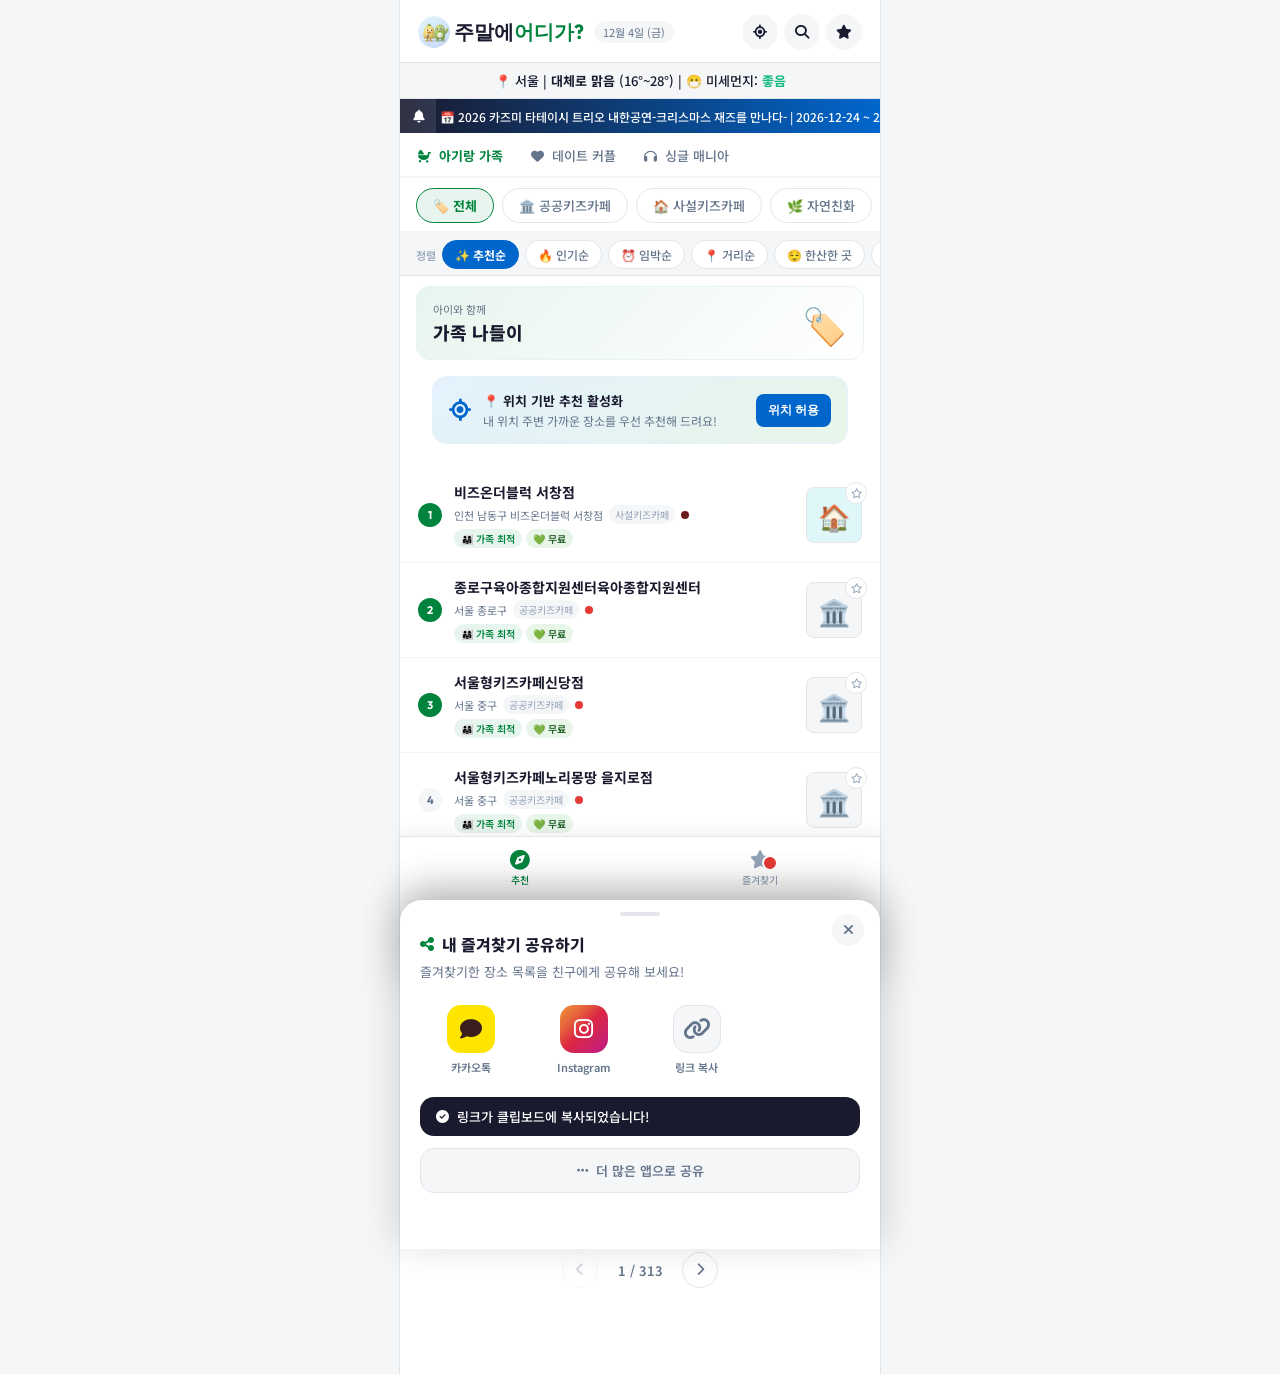
<file: web/index.html>
<!DOCTYPE html>
<html lang="ko">
<head>
  <meta charset="UTF-8">
  <meta name="viewport" content="width=device-width, initial-scale=1.0, maximum-scale=1.0, user-scalable=no">
  <title>주말해 - AI 주말 맞춤형 여가 추천</title>
  <meta name="description" content="AI가 분석한 이번 주말 맞춤 여가 추천 서비스. 가족, 커플, 싱글별 테마 코스 제공.">
  <link rel="preconnect" href="https://fonts.googleapis.com">
  <link rel="preconnect" href="https://fonts.gstatic.com" crossorigin>
  <link href="https://fonts.googleapis.com/css2?family=Noto+Sans+KR:wght@300;400;500;600;700;900&family=Outfit:wght@400;600;700;800&display=swap" rel="stylesheet">
  <link rel="stylesheet" href="https://cdnjs.cloudflare.com/ajax/libs/font-awesome/6.4.0/css/all.min.css">
  <link rel="stylesheet" href="style.css">
</head>
<body>
<div class="app-wrap">

  <!-- ── 상단 헤더 ── -->
  <header class="nh-header">
    <div class="nh-header__left">
      <div class="nh-logo">
        <img src="logo_where.png" alt="logo" class="nh-logo__img" style="width:32px;height:32px;border-radius:50%;object-fit:cover;">
        <span class="nh-logo__text">주말에<b>어디가?</b></span>
      </div>
      <span class="nh-header__date" id="header-date"></span>
    </div>
    <div class="nh-header__right">
      <button class="icon-btn" id="location-btn" aria-label="내 위치" title="위치 업데이트">
        <i class="fa-solid fa-location-crosshairs"></i>
      </button>
      <button class="icon-btn" id="search-toggle-btn" aria-label="검색"><i class="fa-solid fa-magnifying-glass"></i></button>
      <button class="icon-btn" id="header-fav-btn" aria-label="즐겨찾기"><i class="fa-solid fa-star"></i></button>
    </div>
  </header>

  <!-- ── 날씨 배너 ── -->
  <div class="weather-banner" id="weather-banner" hidden>
    <div class="weather-info">
      📍 <span id="w-region">위치 확인 중</span> | 
      <span id="w-status">...</span> | 
      😷 미세먼지: <span id="w-dust">...</span>
    </div>
  </div>

  <!-- ── 일정 알림 티커 배너 ── -->
  <div class="alert-ticker" id="alert-ticker" role="marquee" aria-label="즐겨찾기 일정 알림">
    <div class="ticker-icon"><i class="fa-solid fa-bell"></i></div>
    <div class="ticker-track-wrap">
      <div class="ticker-track" id="ticker-track">
        <span class="ticker-item">📅 즐겨찾기한 장소의 일정을 여기에서 확인하세요</span>
      </div>
    </div>
  </div>

  <!-- ── 검색창 (접힘/펼침) ── -->
  <div class="search-bar-wrap" id="search-bar-wrap" hidden>
    <div class="search-bar">
      <i class="fa-solid fa-magnifying-glass"></i>
      <input type="text" id="search-input" placeholder="장소명, 지역, 키워드 검색..." autocomplete="off">
      <button id="search-clear-btn"><i class="fa-solid fa-xmark"></i></button>
    </div>
  </div>

  <!-- ═══════════════════════════════════════ -->
  <!--           추천 화면 (기본 뷰)            -->
  <!-- ═══════════════════════════════════════ -->
  <div id="view-home">
    <!-- ── 주 세그먼트 탭 (가족 / 커플 / 싱글) ── -->
    <nav class="seg-tabs" role="tablist" aria-label="사용자 유형 선택">
      <button class="seg-tab active" data-seg="family" role="tab" aria-selected="true" id="tab-family">
        <i class="fa-solid fa-baby-carriage"></i> 아기랑 가족
      </button>
      <button class="seg-tab" data-seg="couple" role="tab" aria-selected="false" id="tab-couple">
        <i class="fa-solid fa-heart"></i> 데이트 커플
      </button>
      <button class="seg-tab" data-seg="single" role="tab" aria-selected="false" id="tab-single">
        <i class="fa-solid fa-headphones"></i> 싱글 매니아
      </button>
    </nav>

    <!-- ★ 5카테고리 서브탭 (family 탭일 때만 표시) -->
    <div class="family-category-tabs" id="family-category-tabs">
      <button class="fcat-tab active" data-cat="전체">🏷️ 전체</button>
      <button class="fcat-tab" data-cat="공공키즈카페">🏛️ 공공키즈카페</button>
      <button class="fcat-tab" data-cat="사설키즈카페">🏠 사설키즈카페</button>
      <button class="fcat-tab" data-cat="자연친화">🌿 자연친화</button>
      <button class="fcat-tab" data-cat="문화생활">🎭 문화생활</button>
      <button class="fcat-tab" data-cat="가족체험">🎯 가족체험</button>
    </div>

    <!-- ★ 정렬 칩 바 -->
    <div class="sort-bar" id="sort-bar">
      <span class="sort-label">정렬</span>
      <button class="sort-chip active" data-sort="recommend" id="sort-recommend">✨ 추천순</button>
      <button class="sort-chip" data-sort="popular" id="sort-popular">🔥 인기순</button>
      <button class="sort-chip" data-sort="deadline" id="sort-deadline">⏰ 임박순</button>
      <button class="sort-chip" data-sort="distance" id="sort-distance">📍 거리순</button>
      <button class="sort-chip" data-sort="quiet" id="sort-quiet">😌 한산한 곳</button>
      <button class="sort-chip" data-sort="free" id="sort-free">💚 무료</button>
    </div>

    <!-- ── 하위 테마 칩 (가로 스크롤, family 아닐 때만) ── -->
    <div class="theme-chips-wrap" id="theme-chips-wrap">
      <div class="theme-chips" id="theme-chips">
        <!-- JS가 동적으로 채움 -->
      </div>
    </div>

    <!-- ── 테마 배너 ── -->
    <div class="theme-banner" id="theme-banner">
      <div class="theme-banner__text">
        <p class="theme-banner__sub" id="banner-sub">아이와 함께</p>
        <h2 class="theme-banner__title" id="banner-title">가족 나들이</h2>
      </div>
      <div class="theme-banner__emoji" id="banner-emoji">👨‍👩‍👧</div>
    </div>

    <!-- ── 위치 정보 안내 (GPS) ── -->
    <div id="geo-banner" style="display:none;margin:0 16px 8px;">
      <div class="geo-notice">
        <i class="fa-solid fa-location-crosshairs"></i>
        <div class="geo-notice__text">
          <strong>📍 위치 기반 추천 활성화</strong>
          <p>내 위치 주변 가까운 장소를 우선 추천해 드려요!</p>
        </div>
        <button class="geo-retry-btn" id="geo-allow-btn">위치 허용</button>
      </div>
    </div>

    <!-- ── 장소 리스트 ── -->
    <main class="place-list-wrap" id="place-list" role="main">
      <div class="loading-row">
        <div class="nh-spinner"></div>
        <span>추천 장소를 불러오는 중...</span>
      </div>
    </main>

    <!-- ── 페이지네이션 ── -->
    <div class="pagination-bar" id="pagination-bar" hidden>
      <button class="page-btn" id="page-prev"><i class="fa-solid fa-chevron-left"></i></button>
      <span class="page-info" id="page-info">1 / 1</span>
      <button class="page-btn" id="page-next"><i class="fa-solid fa-chevron-right"></i></button>
    </div>
  </div><!-- /view-home -->

  <!-- ═══════════════════════════════════════ -->
  <!--          즐겨찾기 화면 (fav 뷰)          -->
  <!-- ═══════════════════════════════════════ -->
  <div id="view-fav" hidden>
    <!-- 즐겨찾기 헤더 -->
    <div class="fav-header">
      <div class="fav-header__left">
        <i class="fa-solid fa-star" style="color:#F9A825"></i>
        <span>내 즐겨찾기</span>
      </div>
      <div class="fav-header__right" style="display:flex;gap:8px;align-items:center;">
        <button class="fav-reset-btn" id="fav-reset-btn" aria-label="즐겨찾기 전체 초기화" title="즐겨찾기 초기화">
          <i class="fa-solid fa-rotate-right"></i> 초기화
        </button>
        <button class="fav-share-btn" id="fav-share-btn" aria-label="즐겨찾기 리스트 공유">
          <i class="fa-solid fa-share-nodes"></i> 공유하기
        </button>
      </div>
    </div>

    <!-- 즐겨찾기 일정 요약 카드 -->
    <div class="fav-schedule-card" id="fav-schedule-card">
      <!-- JS가 채움 -->
    </div>

    <!-- 즐겨찾기 장소 리스트 -->
    <main class="place-list-wrap" id="fav-list" role="main">
      <!-- JS가 채움 -->
    </main>
  </div><!-- /view-fav -->

  <!-- ── 하단 네비게이션 ── -->
  <footer class="bottom-nav">
    <button class="bnav-item active" id="bnav-home">
      <i class="fa-solid fa-compass"></i><span>추천</span>
    </button>
    <button class="bnav-item" id="bnav-fav">
      <i class="fa-solid fa-star"></i><span>즐겨찾기</span>
      <span class="bnav-fav-badge" id="bnav-fav-badge" hidden></span>
    </button>
    <!-- 갱신 버튼 제거됨 -->
    <!-- 관리자 페이지 링크 제거됨 -->
  </footer>

  <!-- ── 장소 상세 Bottom Sheet ── -->
  <div class="sheet-overlay" id="sheet-overlay"></div>
  <div class="detail-sheet" id="detail-sheet" role="dialog" aria-modal="true" aria-label="장소 상세 정보">
    <div class="sheet-handle"></div>
    <button class="sheet-close-btn" id="sheet-close-btn"><i class="fa-solid fa-xmark"></i></button>
    <div class="sheet-body" id="sheet-body"><!-- JS fills --></div>
  </div>

  <!-- ── 공유하기 바텀시트 ── -->
  <div class="sheet-overlay" id="share-overlay"></div>
  <div class="share-sheet" id="share-sheet" role="dialog" aria-modal="true" aria-label="공유하기">
    <div class="sheet-handle"></div>
    <button class="sheet-close-btn" id="share-close-btn"><i class="fa-solid fa-xmark"></i></button>
    <div class="share-sheet__body">
      <div class="share-sheet__title">
        <i class="fa-solid fa-share-nodes" style="color:var(--nh-green)"></i>
        내 즐겨찾기 공유하기
      </div>
      <p class="share-sheet__desc" id="share-desc">즐겨찾기한 장소 목록을 친구에게 공유해 보세요!</p>

      <!-- 앱 선택 그리드 -->
      <div class="share-apps-grid">
        <button class="share-app-btn" id="share-kakao" aria-label="카카오톡으로 공유">
          <div class="share-app-icon kakao"><i class="fa-solid fa-comment"></i></div>
          <span>카카오톡</span>
        </button>
        <button class="share-app-btn" id="share-instagram" aria-label="Instagram으로 공유">
          <div class="share-app-icon instagram"><i class="fa-brands fa-instagram"></i></div>
          <span>Instagram</span>
        </button>
        <button class="share-app-btn" id="share-copy" aria-label="링크 복사">
          <div class="share-app-icon copy"><i class="fa-solid fa-link"></i></div>
          <span>링크 복사</span>
        </button>
      </div>

      <!-- 링크 복사 성공 토스트 -->
      <div class="copy-toast" id="copy-toast" hidden>
        <i class="fa-solid fa-circle-check"></i> 링크가 클립보드에 복사되었습니다!
      </div>

      <!-- 기기 네이티브 공유 -->
      <button class="share-more-btn" id="share-more-btn">
        <i class="fa-solid fa-ellipsis"></i> 더 많은 앱으로 공유
      </button>
    </div>
  </div>

  <!-- 갱신 모달 제거됨 -->

</div><!-- /app-wrap -->
<script src="app.js"></script>
</body>
</html>
</file>
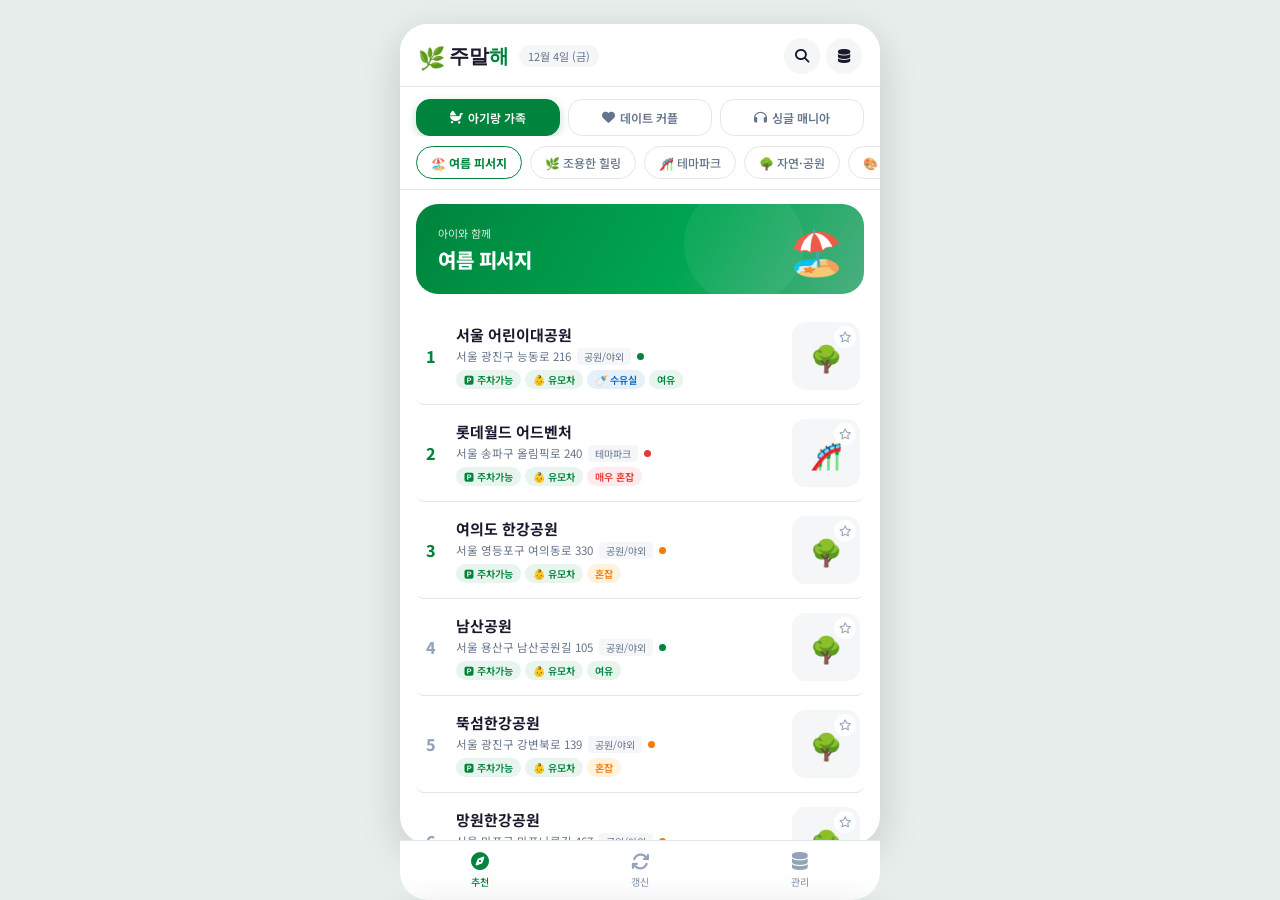
<file: web_ver0.1/index.html>
<!DOCTYPE html>
<html lang="ko">
<head>
  <meta charset="UTF-8">
  <meta name="viewport" content="width=device-width, initial-scale=1.0, maximum-scale=1.0, user-scalable=no">
  <title>주말해 - AI 주말 맞춤형 여가 추천</title>
  <meta name="description" content="AI가 분석한 이번 주말 맞춤 여가 추천 서비스. 가족, 커플, 싱글별 테마 코스 제공.">
  <link rel="preconnect" href="https://fonts.googleapis.com">
  <link rel="preconnect" href="https://fonts.gstatic.com" crossorigin>
  <link href="https://fonts.googleapis.com/css2?family=Noto+Sans+KR:wght@300;400;500;600;700;900&family=Outfit:wght@400;600;700;800&display=swap" rel="stylesheet">
  <link rel="stylesheet" href="https://cdnjs.cloudflare.com/ajax/libs/font-awesome/6.4.0/css/all.min.css">
  <link rel="stylesheet" href="style.css">
</head>
<body>
<div class="app-wrap">

  <!-- ── 상단 헤더 ── -->
  <header class="nh-header">
    <div class="nh-header__left">
      <div class="nh-logo">
        <span class="nh-logo__mark">🌿</span>
        <span class="nh-logo__text">주말<b>해</b></span>
      </div>
      <span class="nh-header__date" id="header-date"></span>
    </div>
    <div class="nh-header__right">
      <button class="icon-btn" id="search-toggle-btn" aria-label="검색"><i class="fa-solid fa-magnifying-glass"></i></button>
      <a href="admin.html" class="icon-btn" aria-label="관리자"><i class="fa-solid fa-database"></i></a>
    </div>
  </header>

  <!-- ── 검색창 (접힘/펼침) ── -->
  <div class="search-bar-wrap" id="search-bar-wrap" hidden>
    <div class="search-bar">
      <i class="fa-solid fa-magnifying-glass"></i>
      <input type="text" id="search-input" placeholder="장소명, 키워드 검색..." autocomplete="off">
      <button id="search-clear-btn"><i class="fa-solid fa-xmark"></i></button>
    </div>
  </div>

  <!-- ── 주 세그먼트 탭 (가족 / 커플 / 싱글) ── -->
  <nav class="seg-tabs" role="tablist" aria-label="사용자 유형 선택">
    <button class="seg-tab active" data-seg="family" role="tab" aria-selected="true" id="tab-family">
      <i class="fa-solid fa-baby-carriage"></i> 아기랑 가족
    </button>
    <button class="seg-tab" data-seg="couple" role="tab" aria-selected="false" id="tab-couple">
      <i class="fa-solid fa-heart"></i> 데이트 커플
    </button>
    <button class="seg-tab" data-seg="single" role="tab" aria-selected="false" id="tab-single">
      <i class="fa-solid fa-headphones"></i> 싱글 매니아
    </button>
  </nav>

  <!-- ── 하위 테마 칩 (가로 스크롤) ── -->
  <div class="theme-chips-wrap">
    <div class="theme-chips" id="theme-chips">
      <!-- JS가 동적으로 채움 -->
    </div>
  </div>

  <!-- ── 테마 배너 ── -->
  <div class="theme-banner" id="theme-banner">
    <div class="theme-banner__text">
      <p class="theme-banner__sub" id="banner-sub">아이와 함께</p>
      <h2 class="theme-banner__title" id="banner-title">여름 피서지</h2>
    </div>
    <div class="theme-banner__emoji" id="banner-emoji">🏖️</div>
  </div>

  <!-- ── 장소 리스트 ── -->
  <main class="place-list-wrap" id="place-list" role="main">
    <div class="loading-row">
      <div class="nh-spinner"></div>
      <span>추천 장소를 불러오는 중...</span>
    </div>
  </main>

  <!-- ── 페이지네이션 ── -->
  <div class="pagination-bar" id="pagination-bar" hidden>
    <button class="page-btn" id="page-prev"><i class="fa-solid fa-chevron-left"></i></button>
    <span class="page-info" id="page-info">1 / 1</span>
    <button class="page-btn" id="page-next"><i class="fa-solid fa-chevron-right"></i></button>
  </div>

  <!-- ── 하단 네비게이션 ── -->
  <footer class="bottom-nav">
    <button class="bnav-item active" id="bnav-home">
      <i class="fa-solid fa-compass"></i><span>추천</span>
    </button>
    <button class="bnav-item" id="bnav-refresh">
      <i class="fa-solid fa-arrows-rotate"></i><span>갱신</span>
    </button>
    <a href="admin.html" class="bnav-item">
      <i class="fa-solid fa-database"></i><span>관리</span>
    </a>
  </footer>

  <!-- ── 장소 상세 Bottom Sheet ── -->
  <div class="sheet-overlay" id="sheet-overlay"></div>
  <div class="detail-sheet" id="detail-sheet" role="dialog" aria-modal="true" aria-label="장소 상세 정보">
    <div class="sheet-handle"></div>
    <button class="sheet-close-btn" id="sheet-close-btn"><i class="fa-solid fa-xmark"></i></button>
    <div class="sheet-body" id="sheet-body"><!-- JS fills --></div>
  </div>

  <!-- ── 갱신 모달 ── -->
  <div class="nh-modal-overlay" id="refresh-modal-overlay">
    <div class="nh-modal">
      <h3><i class="fa-solid fa-database"></i> 데이터 수집 현황</h3>
      <ul class="modal-stat-list">
        <li><span>총 등록 장소</span><strong id="m-places">0</strong></li>
        <li><span>활성 행사</span><strong id="m-events">0</strong></li>
        <li><span>데이터 연동 상태</span><strong class="ok">✅ 정상</strong></li>
      </ul>
      <button class="nh-btn" id="refresh-modal-close">확인</button>
    </div>
  </div>

</div><!-- /app-wrap -->
<script src="app.js"></script>
</body>
</html>
</file>
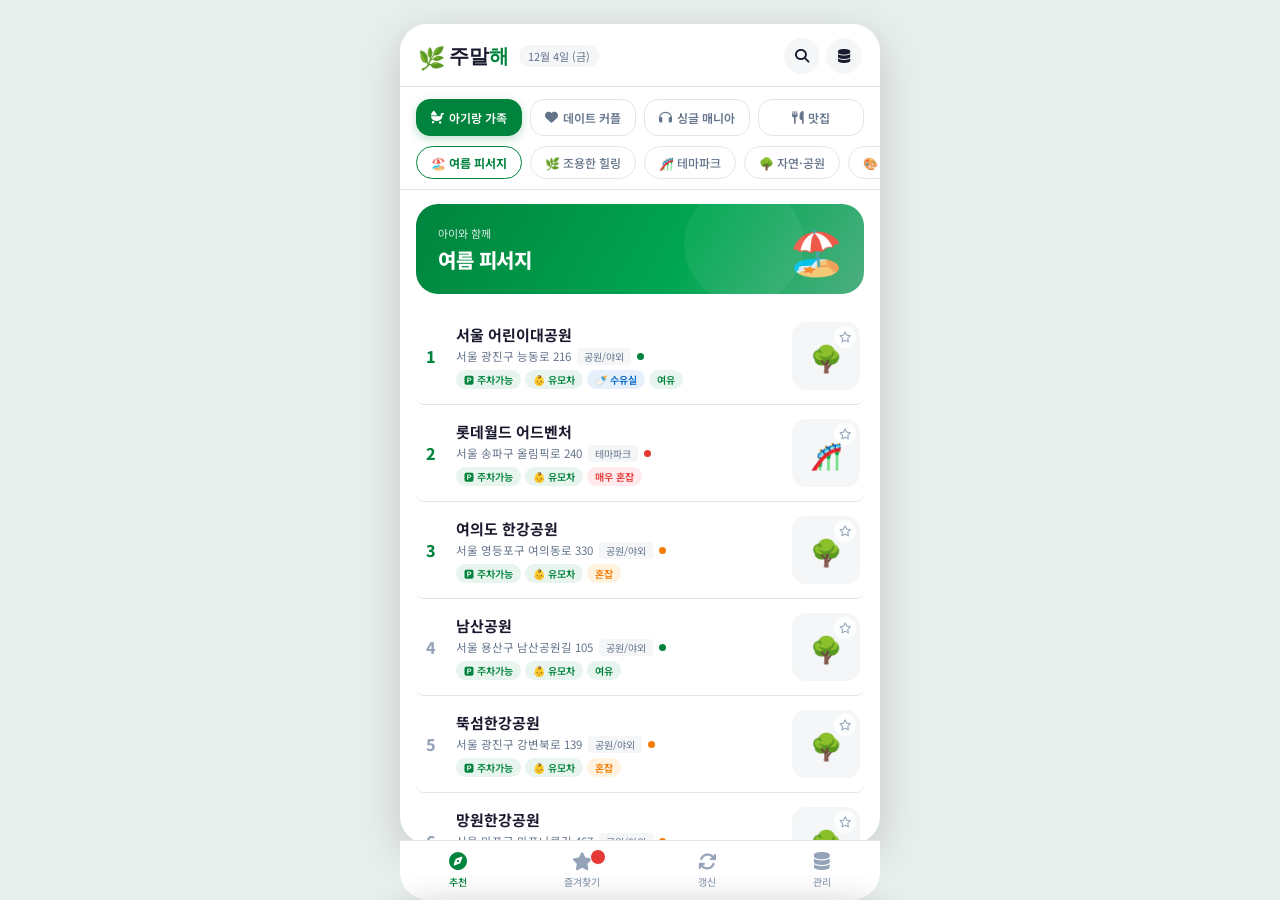
<file: web_ver0.2/index.html>
<!DOCTYPE html>
<html lang="ko">
<head>
  <meta charset="UTF-8">
  <meta name="viewport" content="width=device-width, initial-scale=1.0, maximum-scale=1.0, user-scalable=no">
  <title>주말해 - AI 주말 맞춤형 여가 추천</title>
  <meta name="description" content="AI가 분석한 이번 주말 맞춤 여가 추천 서비스. 가족, 커플, 싱글별 테마 코스 제공.">
  <link rel="preconnect" href="https://fonts.googleapis.com">
  <link rel="preconnect" href="https://fonts.gstatic.com" crossorigin>
  <link href="https://fonts.googleapis.com/css2?family=Noto+Sans+KR:wght@300;400;500;600;700;900&family=Outfit:wght@400;600;700;800&display=swap" rel="stylesheet">
  <link rel="stylesheet" href="https://cdnjs.cloudflare.com/ajax/libs/font-awesome/6.4.0/css/all.min.css">
  <link rel="stylesheet" href="style.css">
</head>
<body>
<div class="app-wrap">

  <!-- ── 상단 헤더 ── -->
  <header class="nh-header">
    <div class="nh-header__left">
      <div class="nh-logo">
        <span class="nh-logo__mark">🌿</span>
        <span class="nh-logo__text">주말<b>해</b></span>
      </div>
      <span class="nh-header__date" id="header-date"></span>
    </div>
    <div class="nh-header__right">
      <button class="icon-btn" id="search-toggle-btn" aria-label="검색"><i class="fa-solid fa-magnifying-glass"></i></button>
      <a href="admin.html" class="icon-btn" aria-label="관리자"><i class="fa-solid fa-database"></i></a>
    </div>
  </header>

  <!-- ── 일정 알림 티커 배너 ── -->
  <div class="alert-ticker" id="alert-ticker" role="marquee" aria-label="즐겨찾기 일정 알림">
    <div class="ticker-icon"><i class="fa-solid fa-bell"></i></div>
    <div class="ticker-track-wrap">
      <div class="ticker-track" id="ticker-track">
        <!-- JS가 채움 -->
        <span class="ticker-item">📅 즐겨찾기한 장소의 일정을 여기에서 확인하세요</span>
      </div>
    </div>
  </div>

  <!-- ── 검색창 (접힘/펼침) ── -->
  <div class="search-bar-wrap" id="search-bar-wrap" hidden>
    <div class="search-bar">
      <i class="fa-solid fa-magnifying-glass"></i>
      <input type="text" id="search-input" placeholder="장소명, 키워드 검색..." autocomplete="off">
      <button id="search-clear-btn"><i class="fa-solid fa-xmark"></i></button>
    </div>
  </div>

  <!-- ═══════════════════════════════════════ -->
  <!--           추천 화면 (기본 뷰)            -->
  <!-- ═══════════════════════════════════════ -->
  <div id="view-home">
    <!-- ── 주 세그먼트 탭 (가족 / 커플 / 싱글) ── -->
    <nav class="seg-tabs" role="tablist" aria-label="사용자 유형 선택">
      <button class="seg-tab active" data-seg="family" role="tab" aria-selected="true" id="tab-family">
        <i class="fa-solid fa-baby-carriage"></i> 아기랑 가족
      </button>
      <button class="seg-tab" data-seg="couple" role="tab" aria-selected="false" id="tab-couple">
        <i class="fa-solid fa-heart"></i> 데이트 커플
      </button>
      <button class="seg-tab" data-seg="single" role="tab" aria-selected="false" id="tab-single">
        <i class="fa-solid fa-headphones"></i> 싱글 매니아
      </button>
      <button class="seg-tab" data-seg="food" role="tab" aria-selected="false" id="tab-food">
        <i class="fa-solid fa-utensils"></i> 맛집
      </button>
    </nav>

    <!-- ── 하위 테마 칩 (가로 스크롤) ── -->
    <div class="theme-chips-wrap">
      <div class="theme-chips" id="theme-chips">
        <!-- JS가 동적으로 채움 -->
      </div>
    </div>

    <!-- ── 테마 배너 ── -->
    <div class="theme-banner" id="theme-banner">
      <div class="theme-banner__text">
        <p class="theme-banner__sub" id="banner-sub">아이와 함께</p>
        <h2 class="theme-banner__title" id="banner-title">여름 피서지</h2>
      </div>
      <div class="theme-banner__emoji" id="banner-emoji">🏖️</div>
    </div>

    <!-- ── 장소 리스트 ── -->
    <main class="place-list-wrap" id="place-list" role="main">
      <div class="loading-row">
        <div class="nh-spinner"></div>
        <span>추천 장소를 불러오는 중...</span>
      </div>
    </main>

    <!-- ── 페이지네이션 ── -->
    <div class="pagination-bar" id="pagination-bar" hidden>
      <button class="page-btn" id="page-prev"><i class="fa-solid fa-chevron-left"></i></button>
      <span class="page-info" id="page-info">1 / 1</span>
      <button class="page-btn" id="page-next"><i class="fa-solid fa-chevron-right"></i></button>
    </div>
  </div><!-- /view-home -->

  <!-- ═══════════════════════════════════════ -->
  <!--          즐겨찾기 화면 (fav 뷰)          -->
  <!-- ═══════════════════════════════════════ -->
  <div id="view-fav" hidden>
    <!-- 즐겨찾기 헤더 -->
    <div class="fav-header">
      <div class="fav-header__left">
        <i class="fa-solid fa-star" style="color:#F9A825"></i>
        <span>내 즐겨찾기</span>
      </div>
      <button class="fav-share-btn" id="fav-share-btn" aria-label="즐겨찾기 리스트 공유">
        <i class="fa-solid fa-share-nodes"></i> 공유하기
      </button>
    </div>

    <!-- 즐겨찾기 일정 요약 카드 -->
    <div class="fav-schedule-card" id="fav-schedule-card">
      <!-- JS가 채움 -->
    </div>

    <!-- 즐겨찾기 장소 리스트 -->
    <main class="place-list-wrap" id="fav-list" role="main">
      <!-- JS가 채움 -->
    </main>
  </div><!-- /view-fav -->

  <!-- ── 하단 네비게이션 ── -->
  <footer class="bottom-nav">
    <button class="bnav-item active" id="bnav-home">
      <i class="fa-solid fa-compass"></i><span>추천</span>
    </button>
    <button class="bnav-item" id="bnav-fav">
      <i class="fa-solid fa-star"></i><span>즐겨찾기</span>
      <span class="bnav-fav-badge" id="bnav-fav-badge" hidden></span>
    </button>
    <button class="bnav-item" id="bnav-refresh">
      <i class="fa-solid fa-arrows-rotate"></i><span>갱신</span>
    </button>
    <a href="admin.html" class="bnav-item">
      <i class="fa-solid fa-database"></i><span>관리</span>
    </a>
  </footer>

  <!-- ── 장소 상세 Bottom Sheet ── -->
  <div class="sheet-overlay" id="sheet-overlay"></div>
  <div class="detail-sheet" id="detail-sheet" role="dialog" aria-modal="true" aria-label="장소 상세 정보">
    <div class="sheet-handle"></div>
    <button class="sheet-close-btn" id="sheet-close-btn"><i class="fa-solid fa-xmark"></i></button>
    <div class="sheet-body" id="sheet-body"><!-- JS fills --></div>
  </div>

  <!-- ── 공유하기 바텀시트 ── -->
  <div class="sheet-overlay" id="share-overlay"></div>
  <div class="share-sheet" id="share-sheet" role="dialog" aria-modal="true" aria-label="공유하기">
    <div class="sheet-handle"></div>
    <button class="sheet-close-btn" id="share-close-btn"><i class="fa-solid fa-xmark"></i></button>
    <div class="share-sheet__body">
      <div class="share-sheet__title">
        <i class="fa-solid fa-share-nodes" style="color:var(--nh-green)"></i>
        내 즐겨찾기 공유하기
      </div>
      <p class="share-sheet__desc" id="share-desc">즐겨찾기한 장소 목록을 친구에게 공유해 보세요!</p>

      <!-- 앱 선택 그리드 -->
      <div class="share-apps-grid">
        <!-- 카카오톡 -->
        <button class="share-app-btn" id="share-kakao" aria-label="카카오톡으로 공유">
          <div class="share-app-icon kakao">
            <i class="fa-solid fa-comment"></i>
          </div>
          <span>카카오톡</span>
        </button>
        <!-- 올원뱅크 -->
        <button class="share-app-btn" id="share-allone" aria-label="올원뱅크로 공유">
          <div class="share-app-icon allone">
            <span class="allone-logo">ALL</span>
          </div>
          <span>올원뱅크</span>
        </button>
        <!-- 인스타그램 -->
        <button class="share-app-btn" id="share-instagram" aria-label="Instagram으로 공유">
          <div class="share-app-icon instagram">
            <i class="fa-brands fa-instagram"></i>
          </div>
          <span>Instagram</span>
        </button>
        <!-- 링크 복사 -->
        <button class="share-app-btn" id="share-copy" aria-label="링크 복사">
          <div class="share-app-icon copy">
            <i class="fa-solid fa-link"></i>
          </div>
          <span>링크 복사</span>
        </button>
      </div>

      <!-- 링크 복사 성공 토스트 -->
      <div class="copy-toast" id="copy-toast" hidden>
        <i class="fa-solid fa-circle-check"></i> 링크가 클립보드에 복사되었습니다!
      </div>

      <!-- 기기 네이티브 공유 (Web Share API) -->
      <button class="share-more-btn" id="share-more-btn">
        <i class="fa-solid fa-ellipsis"></i> 더 많은 앱으로 공유
      </button>
    </div>
  </div>

  <!-- ── 갱신 모달 ── -->
  <div class="nh-modal-overlay" id="refresh-modal-overlay">
    <div class="nh-modal">
      <h3><i class="fa-solid fa-arrows-rotate"></i> 실시간 데이터 수집 및 갱신</h3>
      <ul class="modal-stat-list">
        <li><span>총 등록 명소/장소</span><strong id="m-places">0개</strong></li>
        <li><span>실시간 등록 행사</span><strong id="m-events">0개</strong></li>
        <li><span>데이터 연동 상태</span><strong class="ok">✅ 정상 (실시간)</strong></li>
      </ul>
      <div id="collect-status-box" style="font-size:12px;color:var(--nh-text-sec);text-align:center;padding:4px 0;" hidden>
        <span id="collect-status-text">수집 진행 중...</span>
      </div>
      <button class="nh-btn" id="run-collect-btn" style="background:#0066CC;">
        <i class="fa-solid fa-rotate"></i> 실시간 데이터 수집 실행
      </button>
      <button class="nh-btn" id="refresh-modal-close" style="background:var(--nh-bg-sub);color:var(--nh-text-primary);border:1px solid var(--nh-border);">닫기</button>
    </div>
  </div>

</div><!-- /app-wrap -->
<script src="app.js"></script>
</body>
</html>
</file>
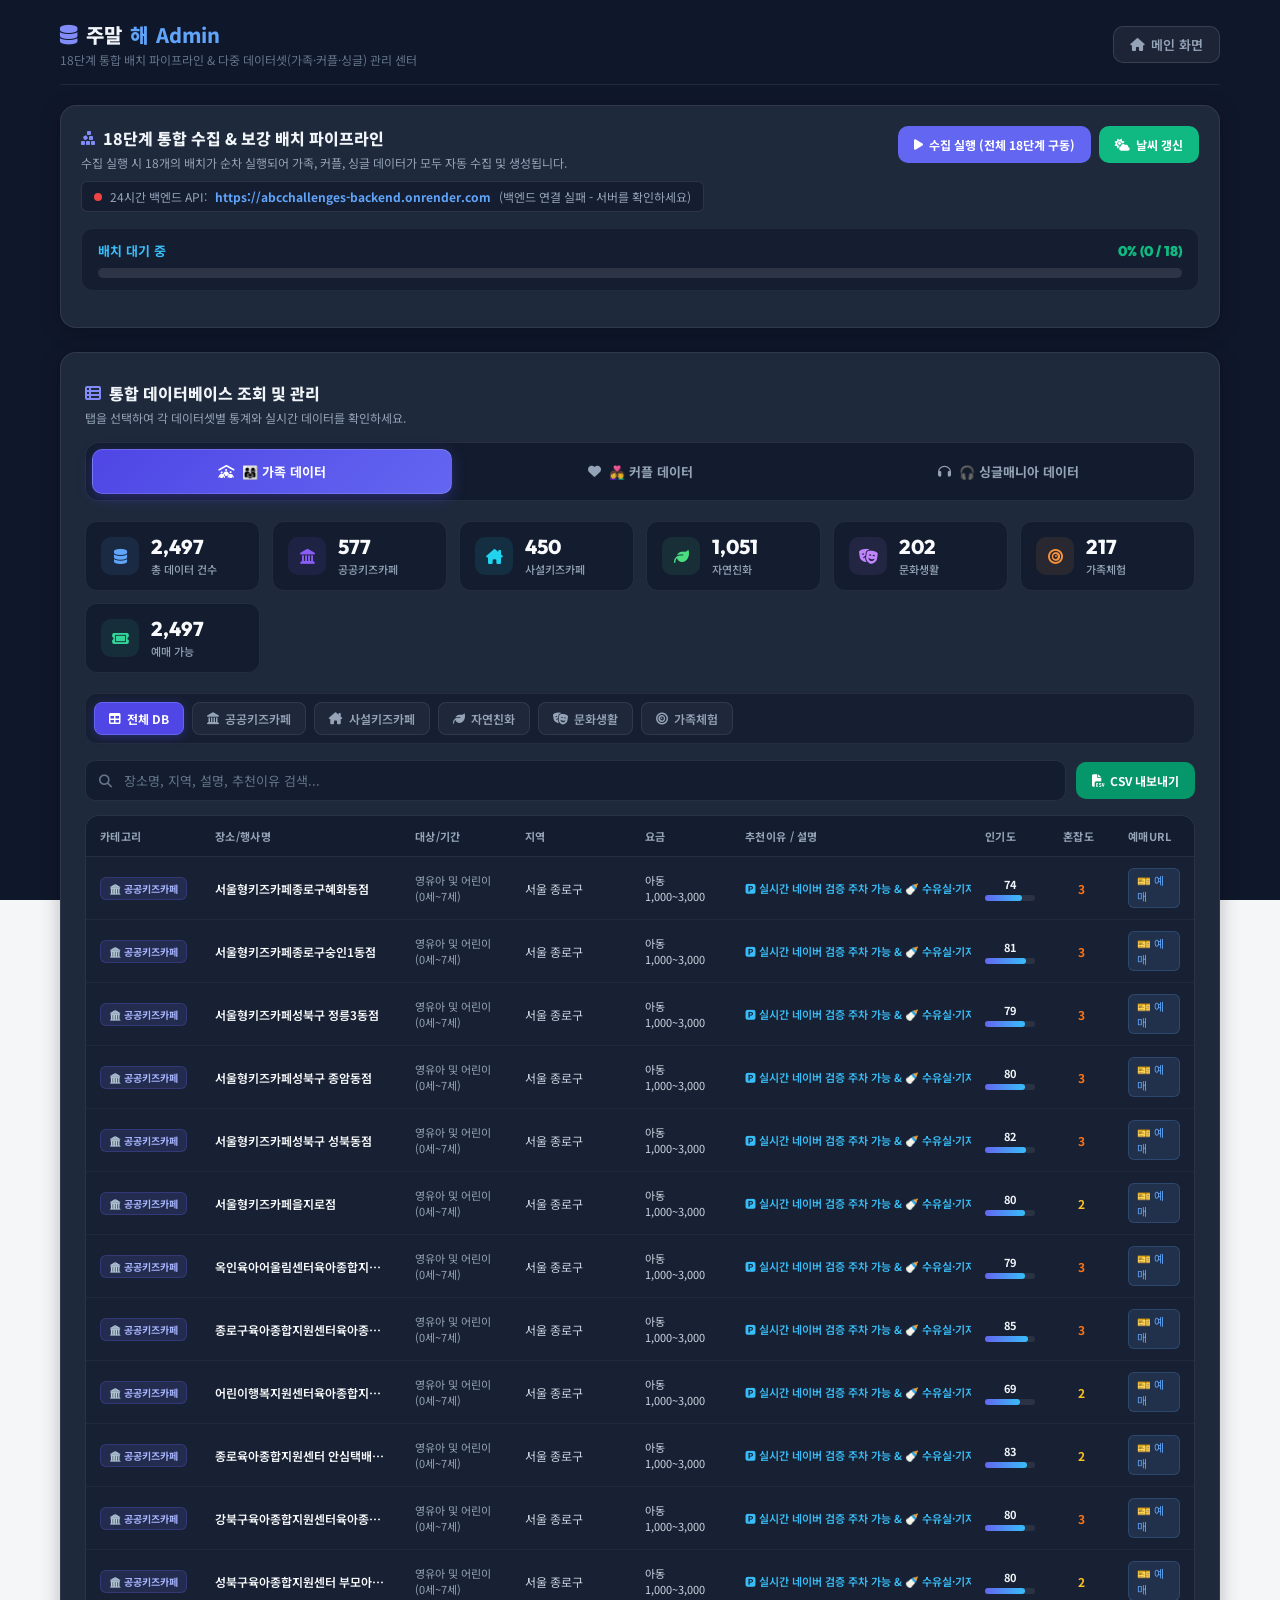
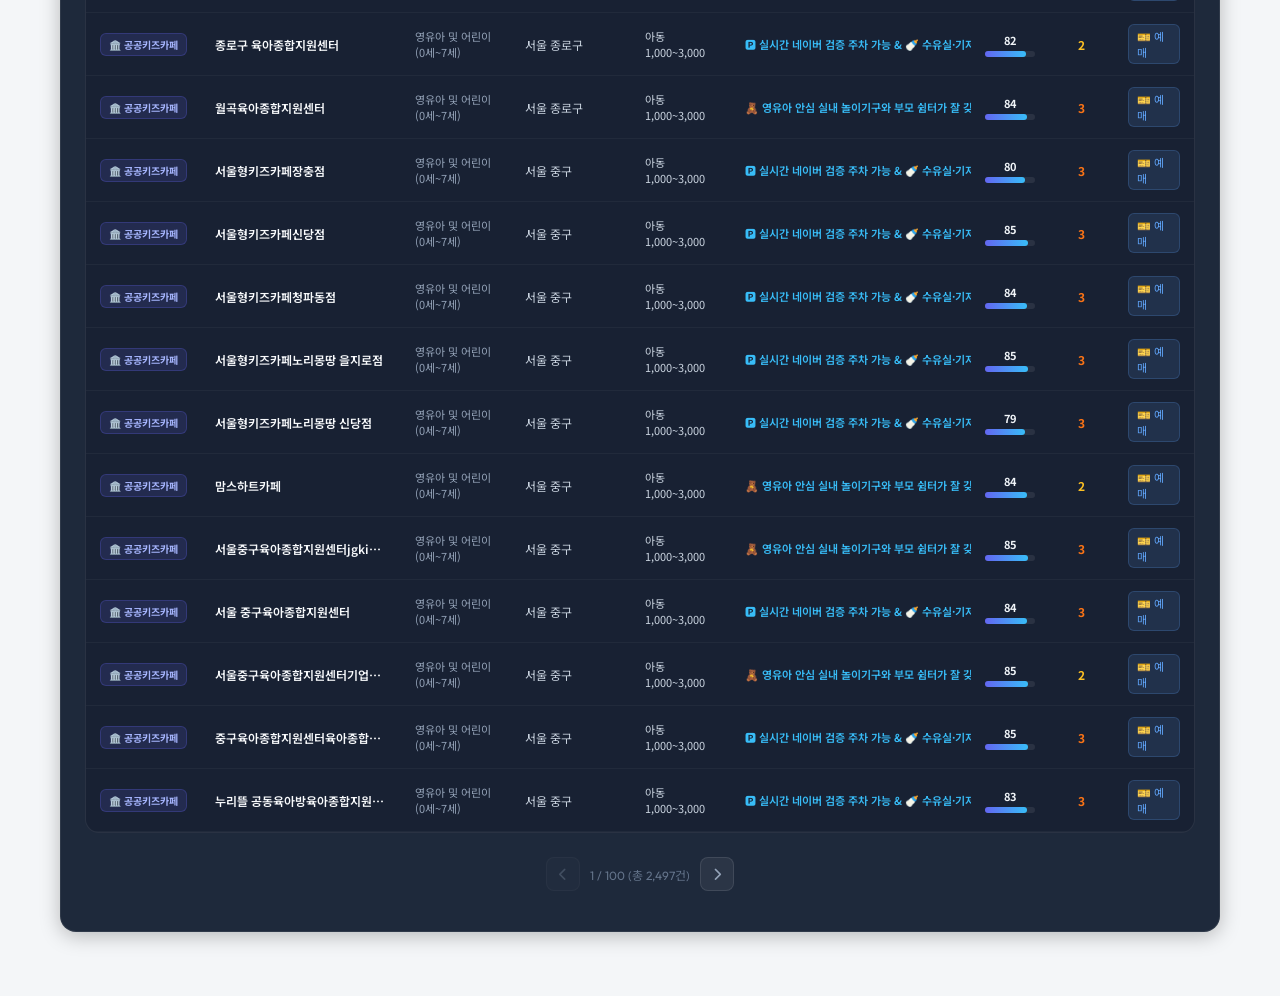
<file: web/admin.html>
<!DOCTYPE html>
<html lang="ko">
<head>
  <meta charset="UTF-8">
  <meta name="viewport" content="width=device-width, initial-scale=1.0">
  <title>주말해 - 통합 데이터 관리자 센터</title>
  <link rel="preconnect" href="https://fonts.googleapis.com">
  <link rel="preconnect" href="https://fonts.gstatic.com" crossorigin>
  <link href="https://fonts.googleapis.com/css2?family=Noto+Sans+KR:wght@300;400;500;700;900&family=Outfit:wght@300;400;600;800&display=swap" rel="stylesheet">
  <link rel="stylesheet" href="https://cdnjs.cloudflare.com/ajax/libs/font-awesome/6.4.0/css/all.min.css">
  <link rel="stylesheet" href="style.css?v=3.0">
</head>
<body class="admin-body">
  <div class="admin-container">

    <!-- Header -->
    <header class="app-header">
      <div class="brand">
        <h1 class="app-title">
          <i class="fa-solid fa-database text-indigo"></i>
          주말<span>해</span> <span>Admin</span>
        </h1>
        <p class="app-subtitle">18단계 통합 배치 파이프라인 & 다중 데이터셋(가족·커플·싱글) 관리 센터</p>
      </div>
      <a href="index.html" class="header-back-btn">
        <i class="fa-solid fa-house"></i> 메인 화면
      </a>
    </header>

    <!-- ══════════════════════════════════════════
         SECTION 1: 18단계 배치 파이프라인 관리
         ══════════════════════════════════════════ -->
    <section class="batch-card" id="batch-panel">
      <div class="batch-header">
        <div>
          <h2 class="batch-title">
            <i class="fa-solid fa-cubes-stacked text-indigo"></i>
            18단계 통합 수집 & 보강 배치 파이프라인
          </h2>
          <p class="batch-subtitle">수집 실행 시 18개의 배치가 순차 실행되어 가족, 커플, 싱글 데이터가 모두 자동 수집 및 생성됩니다.</p>
          <div class="backend-server-info" style="margin-top:10px; font-size:12px; color:#94A3B8; display:flex; align-items:center; gap:8px; background:rgba(15,23,42,0.6); padding:6px 12px; border-radius:6px; border:1px solid rgba(255,255,255,0.1);">
            <span id="backend-status-dot" style="display:inline-block; width:8px; height:8px; border-radius:50%; background:#F59E0B;"></span>
            <span>24시간 백엔드 API:</span>
            <strong id="backend-url-display" style="color:#60A5FA;">https://abcchallenges-backend.onrender.com</strong>
            <span id="backend-status-text" style="color:#94A3B8;">(연결 상태 확인 중...)</span>
          </div>
        </div>
        <div class="batch-btn-group">
          <button class="action-btn refresh primary" id="admin-run-collect-btn">
            <i class="fa-solid fa-play"></i> 수집 실행 (전체 18단계 구동)
          </button>
          <button class="action-btn refresh" id="admin-stop-batch-btn"
            style="display:none; background:#EF4444;">
            <i class="fa-solid fa-stop"></i> 배치 중지
          </button>
          <button class="action-btn refresh" id="admin-resume-batch-btn"
            style="display:none; background:#F59E0B;">
            <i class="fa-solid fa-forward-step"></i> 오류 단계부터 재시작
          </button>
          <button class="action-btn refresh" id="admin-weather-btn" style="background:#10B981;">
            <i class="fa-solid fa-cloud-sun"></i> 날씨 갱신
          </button>
        </div>
      </div>

      <!-- 진행율 프로그레스 바 -->
      <div class="batch-progress-box">
        <div class="batch-progress-header">
          <span class="batch-status-msg" id="batch-status-msg">배치 대기 중</span>
          <span class="batch-percent-txt" id="batch-percent-txt">0% (0 / 18)</span>
        </div>
        <div class="batch-progress-track">
          <div class="batch-progress-fill" id="batch-progress-fill" style="width: 0%"></div>
        </div>
      </div>

      <!-- 18단계 배치 카드 목록 그리드 -->
      <div class="batch-steps-grid" id="batch-steps-grid">
        <!-- JS로 실시간 렌더링 -->
      </div>
    </section>

    <!-- ══════════════════════════════════════════
         SECTION 2: 통합 데이터베이스 관리 (가족 / 커플 / 싱글)
         ══════════════════════════════════════════ -->
    <section class="data-mgmt-section">
      <div class="section-title-bar">
        <h2 class="section-title">
          <i class="fa-solid fa-table-list text-indigo"></i>
          통합 데이터베이스 조회 및 관리
        </h2>
        <p class="section-subtitle">탭을 선택하여 각 데이터셋별 통계와 실시간 데이터를 확인하세요.</p>
      </div>

      <!-- Dataset Switcher (가족 / 커플 / 싱글매니아) -->
      <div class="dataset-switcher" id="dataset-switcher">
        <button class="dataset-tab-btn active" data-dataset="family" id="dataset-family-btn">
          <i class="fa-solid fa-people-roof"></i> 👨‍👩‍👧 가족 데이터
        </button>
        <button class="dataset-tab-btn" data-dataset="couple" id="dataset-couple-btn">
          <i class="fa-solid fa-heart"></i> 👩‍❤️‍👨 커플 데이터
        </button>
        <button class="dataset-tab-btn" data-dataset="single" id="dataset-single-btn">
          <i class="fa-solid fa-headphones"></i> 🎧 싱글매니아 데이터
        </button>
      </div>

      <!-- Stats Grid (선택된 데이터셋에 따라 JS로 동적 갱신) -->
      <section class="admin-stats-grid" id="admin-stats-grid">
        <!-- JS로 동적 렌더링 -->
      </section>

      <!-- Table Switcher (카테고리 탭, JS 동적 렌더링) -->
      <div class="table-switcher" id="table-switcher">
        <!-- JS로 동적 렌더링 -->
      </div>

      <!-- Toolbar -->
      <div class="table-toolbar">
        <div class="search-box" style="flex:1">
          <i class="fa-solid fa-magnifying-glass search-icon"></i>
          <input type="text" id="admin-search-input" placeholder="장소명, 지역, 설명, 추천이유 검색...">
        </div>
        <button class="action-btn export" id="admin-export-btn">
          <i class="fa-solid fa-file-csv"></i> CSV 내보내기
        </button>
      </div>

      <!-- Table -->
      <div class="table-responsive-container">
        <table class="data-table" id="admin-data-table">
          <thead>
            <tr id="table-headers">
              <th>로딩 중...</th>
            </tr>
          </thead>
          <tbody id="table-body">
            <tr><td>잠시만 기다려주세요.</td></tr>
          </tbody>
        </table>
      </div>

      <!-- Pagination -->
      <div class="admin-pagination">
        <button class="admin-page-btn" id="admin-page-prev"><i class="fa-solid fa-chevron-left"></i></button>
        <span class="admin-page-info" id="admin-page-info">1 / 1</span>
        <button class="admin-page-btn" id="admin-page-next"><i class="fa-solid fa-chevron-right"></i></button>
      </div>
    </section>

    <!-- Detail Modal -->
    <div class="modal" id="details-modal">
      <div class="modal-content">
        <h3 id="details-modal-title">상세 정보</h3>
        <p class="modal-desc" id="details-modal-desc"></p>
        <button class="close-btn" id="details-modal-close-btn">닫기</button>
      </div>
    </div>

  </div>
  <script src="admin.js?v=4.0"></script>
</body>
</html>
</file>
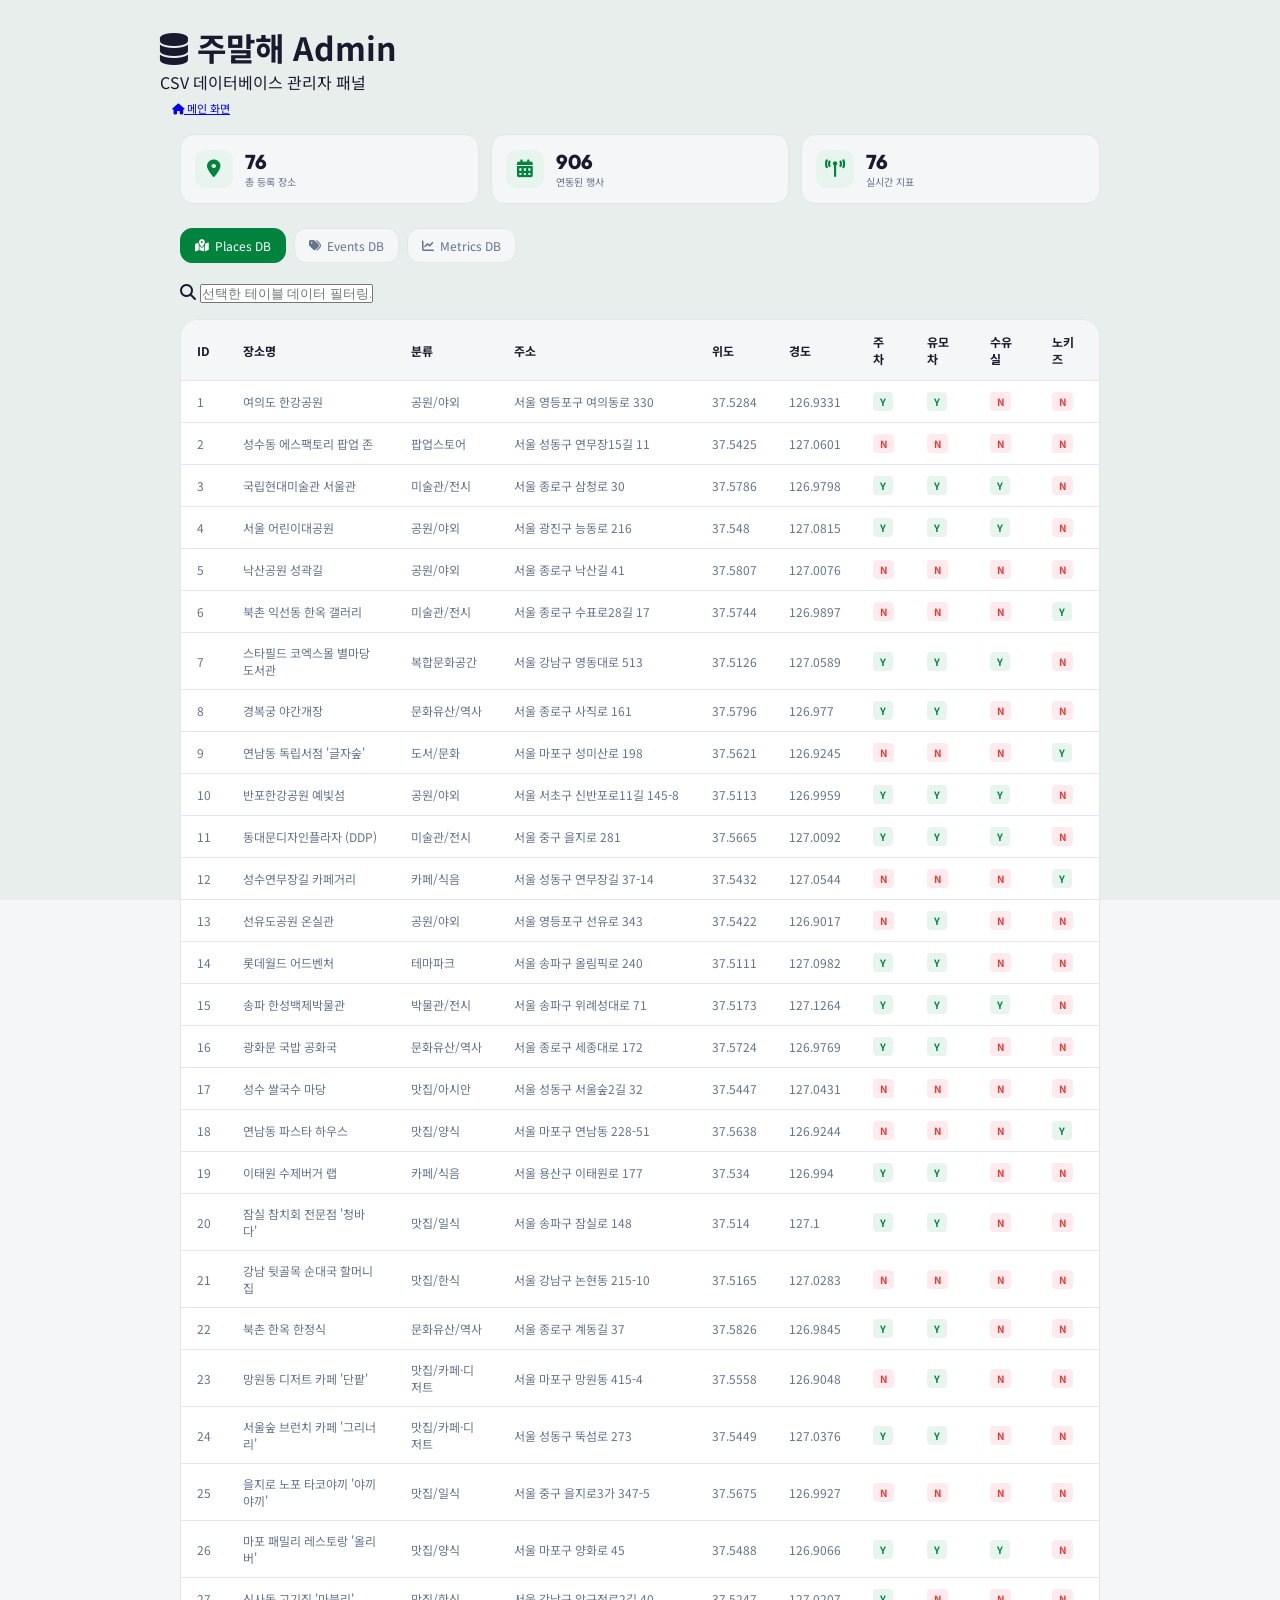
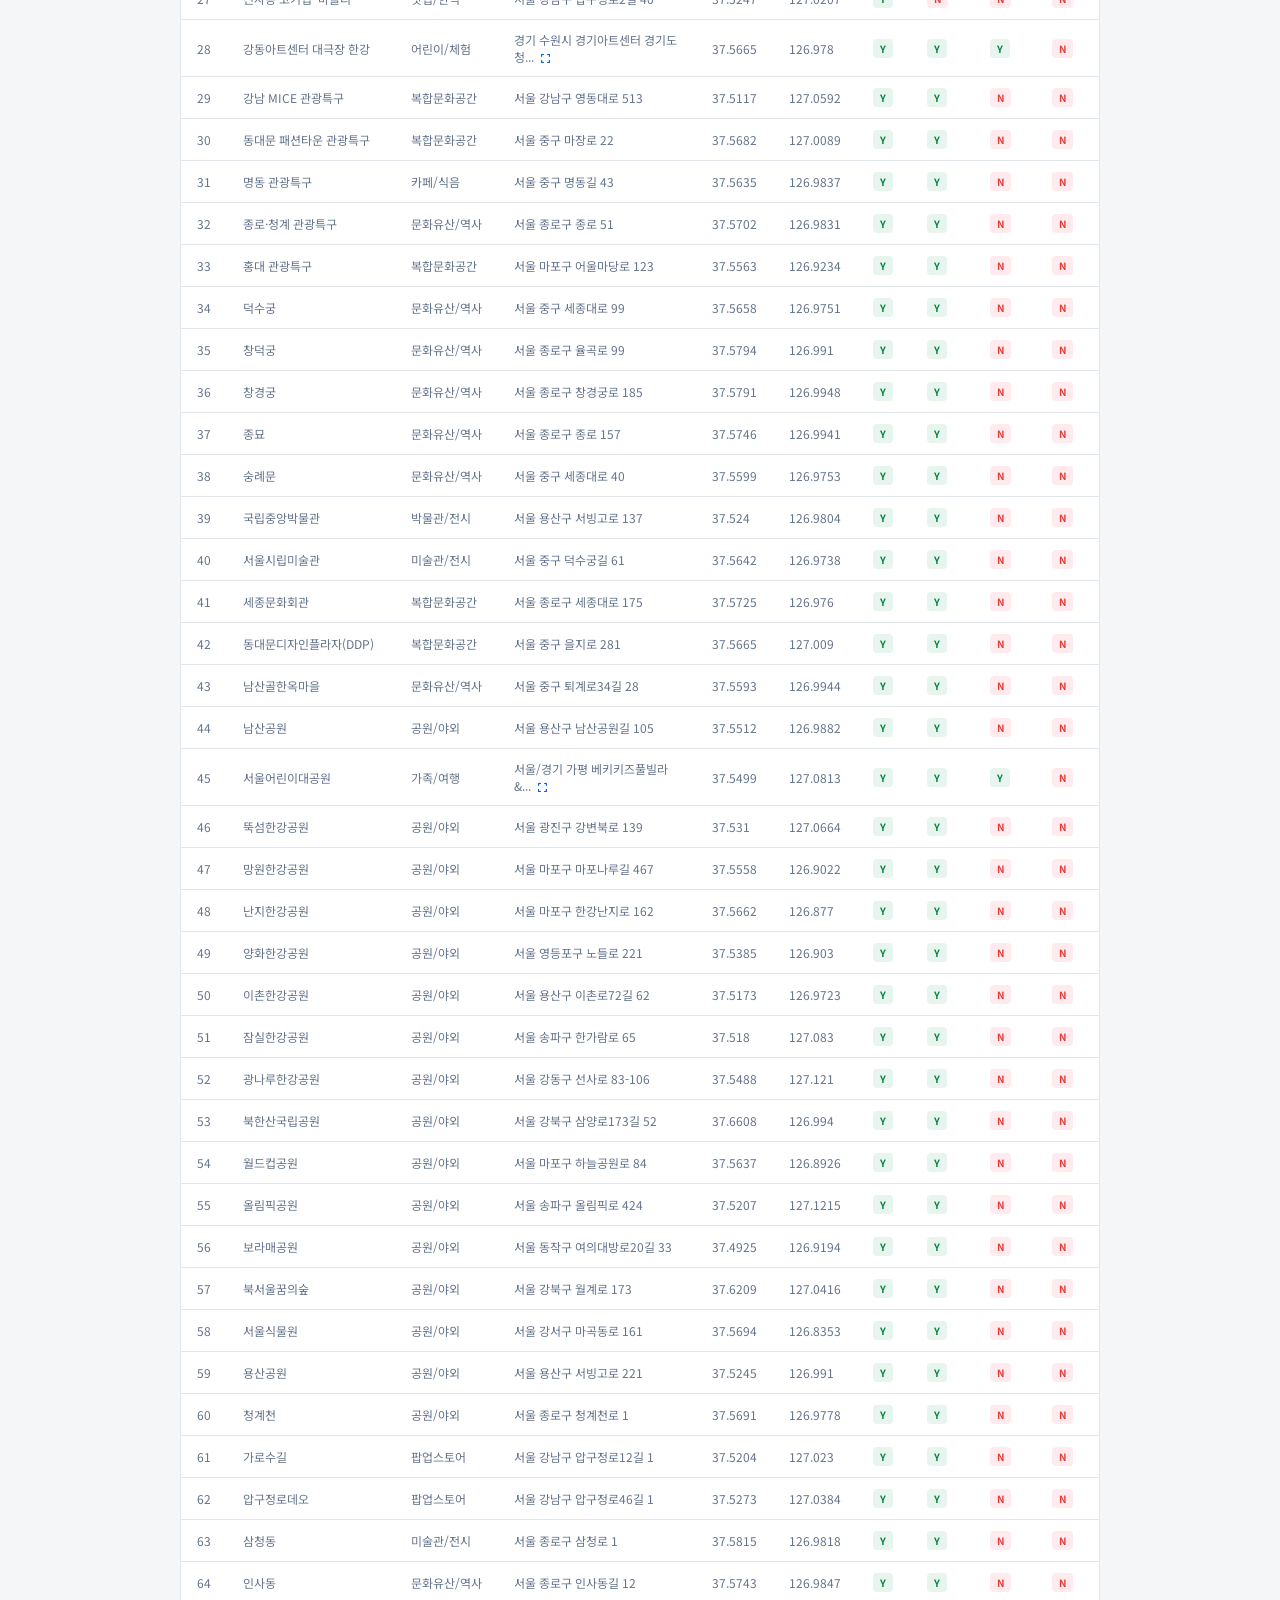
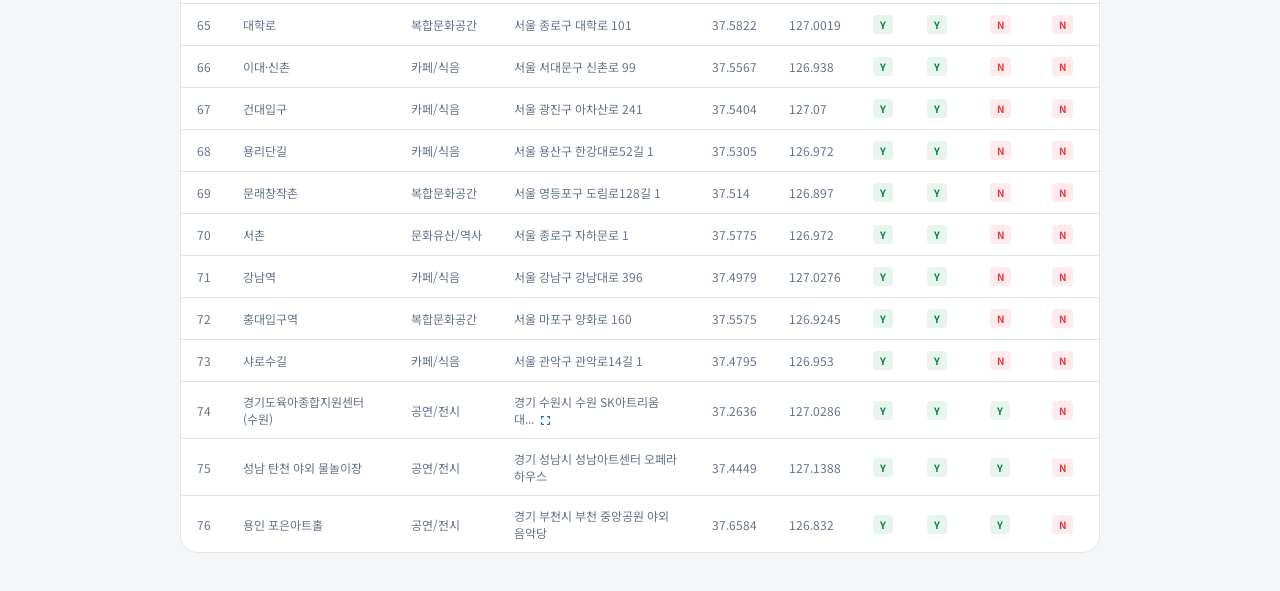
<file: web_ver0.1/admin.html>
<!DOCTYPE html>
<html lang="ko">
<head>
  <meta charset="UTF-8">
  <meta name="viewport" content="width=device-width, initial-scale=1.0">
  <title>주말해 - 통합 데이터 관리자 센터</title>
  
  <!-- Google Fonts -->
  <link rel="preconnect" href="https://fonts.googleapis.com">
  <link rel="preconnect" href="https://fonts.gstatic.com" crossorigin>
  <link href="https://fonts.googleapis.com/css2?family=Noto+Sans+KR:wght@300;400;500;700;900&family=Outfit:wght@300;400;600;800&display=swap" rel="stylesheet">
  
  <!-- FontAwesome Icons -->
  <link rel="stylesheet" href="https://cdnjs.cloudflare.com/ajax/libs/font-awesome/6.4.0/css/all.min.css">
  
  <!-- Custom CSS (Shares styling with main app) -->
  <link rel="stylesheet" href="style.css">
</head>
<body class="admin-body">
  <div class="app-container admin-container">
    
    <!-- Header -->
    <header class="app-header">
      <div class="brand">
        <h1 class="app-title"><i class="fa-solid fa-database text-indigo"></i> 주말<span>해</span> <span>Admin</span></h1>
        <p class="app-subtitle">CSV 데이터베이스 관리자 패널</p>
      </div>
      <a href="index.html" class="action-btn header-back-btn">
        <i class="fa-solid fa-house"></i> 메인 화면
      </a>
    </header>

    <!-- Stats Grid -->
    <section class="admin-stats-grid">
      <div class="stat-box">
        <div class="stat-icon"><i class="fa-solid fa-location-dot"></i></div>
        <div class="stat-info">
          <span class="stat-val" id="admin-places-count">0</span>
          <span class="stat-lbl">총 등록 장소</span>
        </div>
      </div>
      <div class="stat-box">
        <div class="stat-icon"><i class="fa-solid fa-calendar-days"></i></div>
        <div class="stat-info">
          <span class="stat-val" id="admin-events-count">0</span>
          <span class="stat-lbl">연동된 행사</span>
        </div>
      </div>
      <div class="stat-box">
        <div class="stat-icon"><i class="fa-solid fa-tower-broadcast"></i></div>
        <div class="stat-info">
          <span class="stat-val" id="admin-metrics-count">0</span>
          <span class="stat-lbl">실시간 지표</span>
        </div>
      </div>
    </section>

    <!-- Database Table Navigation -->
    <div class="table-switcher">
      <button class="switcher-btn active" data-table="places">
        <i class="fa-solid fa-map-location-dot"></i> Places DB
      </button>
      <button class="switcher-btn" data-table="events">
        <i class="fa-solid fa-tags"></i> Events DB
      </button>
      <button class="switcher-btn" data-table="metrics">
        <i class="fa-solid fa-chart-line"></i> Metrics DB
      </button>
    </div>

    <!-- Toolbar: Search and Export -->
    <div class="table-toolbar">
      <div class="search-box">
        <i class="fa-solid fa-magnifying-glass search-icon"></i>
        <input type="text" id="admin-search-input" placeholder="선택한 테이블 데이터 필터링...">
      </div>
    </div>

    <!-- Data Display Area -->
    <main class="table-responsive-container">
      <table class="data-table" id="admin-data-table">
        <thead>
          <tr id="table-headers">
            <th>데이터를 불러오는 중...</th>
          </tr>
        </thead>
        <tbody id="table-body">
          <tr>
            <td>잠시만 기다려주세요.</td>
          </tr>
        </tbody>
      </table>
    </main>

    <!-- Modal for viewing full description or JSON details -->
    <div class="modal" id="details-modal">
      <div class="modal-content">
        <h3 id="details-modal-title">상세 정보</h3>
        <p class="modal-desc" id="details-modal-desc"></p>
        <button class="close-btn" id="details-modal-close-btn">닫기</button>
      </div>
    </div>
    
  </div>

  <script src="admin.js"></script>
</body>
</html>
</file>
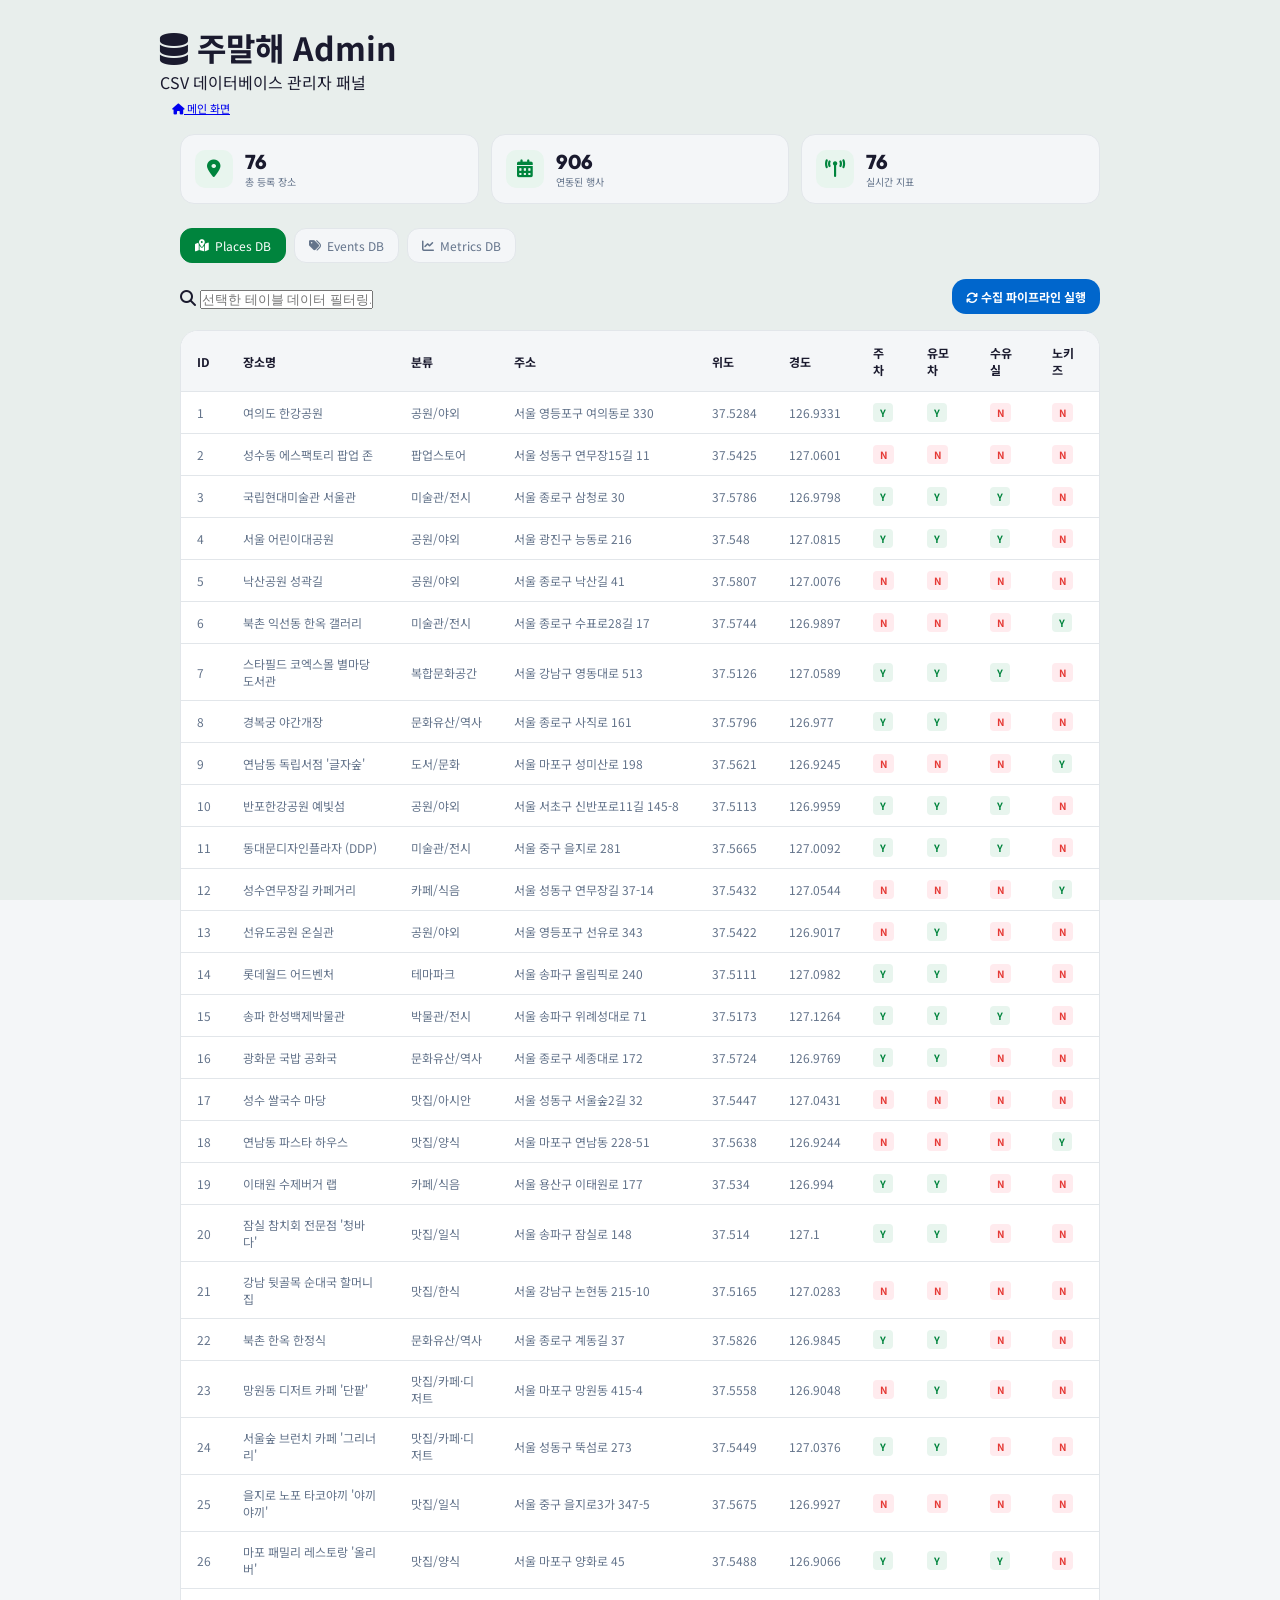
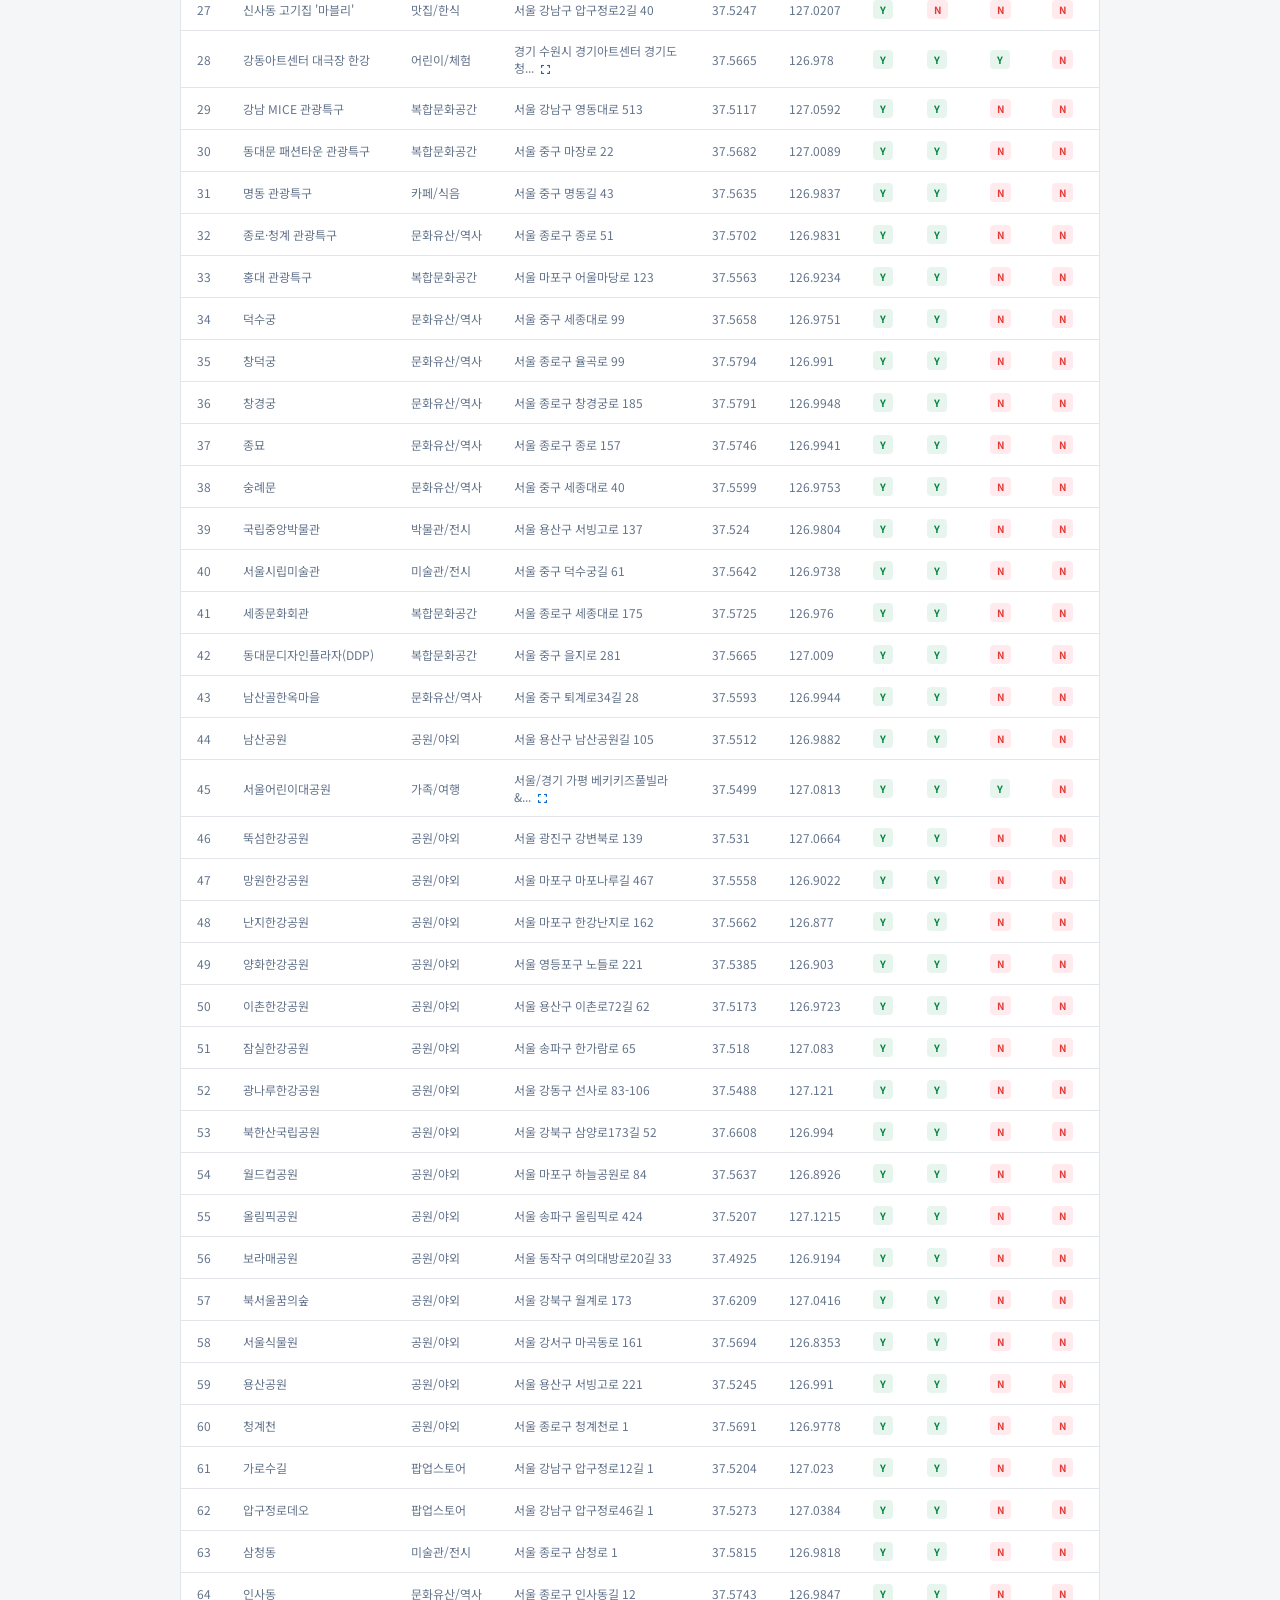
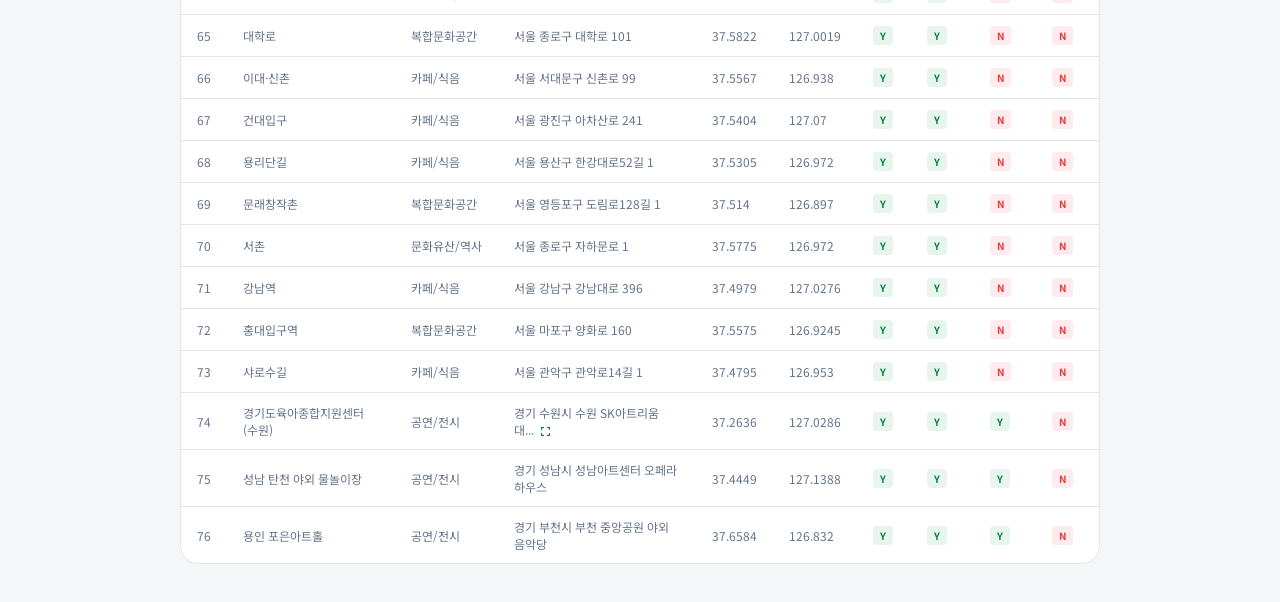
<file: web_ver0.2/admin.html>
<!DOCTYPE html>
<html lang="ko">
<head>
  <meta charset="UTF-8">
  <meta name="viewport" content="width=device-width, initial-scale=1.0">
  <title>주말해 - 통합 데이터 관리자 센터</title>
  
  <!-- Google Fonts -->
  <link rel="preconnect" href="https://fonts.googleapis.com">
  <link rel="preconnect" href="https://fonts.gstatic.com" crossorigin>
  <link href="https://fonts.googleapis.com/css2?family=Noto+Sans+KR:wght@300;400;500;700;900&family=Outfit:wght@300;400;600;800&display=swap" rel="stylesheet">
  
  <!-- FontAwesome Icons -->
  <link rel="stylesheet" href="https://cdnjs.cloudflare.com/ajax/libs/font-awesome/6.4.0/css/all.min.css">
  
  <!-- Custom CSS (Shares styling with main app) -->
  <link rel="stylesheet" href="style.css">
</head>
<body class="admin-body">
  <div class="app-container admin-container">
    
    <!-- Header -->
    <header class="app-header">
      <div class="brand">
        <h1 class="app-title"><i class="fa-solid fa-database text-indigo"></i> 주말<span>해</span> <span>Admin</span></h1>
        <p class="app-subtitle">CSV 데이터베이스 관리자 패널</p>
      </div>
      <a href="index.html" class="action-btn header-back-btn">
        <i class="fa-solid fa-house"></i> 메인 화면
      </a>
    </header>

    <!-- Stats Grid -->
    <section class="admin-stats-grid">
      <div class="stat-box">
        <div class="stat-icon"><i class="fa-solid fa-location-dot"></i></div>
        <div class="stat-info">
          <span class="stat-val" id="admin-places-count">0</span>
          <span class="stat-lbl">총 등록 장소</span>
        </div>
      </div>
      <div class="stat-box">
        <div class="stat-icon"><i class="fa-solid fa-calendar-days"></i></div>
        <div class="stat-info">
          <span class="stat-val" id="admin-events-count">0</span>
          <span class="stat-lbl">연동된 행사</span>
        </div>
      </div>
      <div class="stat-box">
        <div class="stat-icon"><i class="fa-solid fa-tower-broadcast"></i></div>
        <div class="stat-info">
          <span class="stat-val" id="admin-metrics-count">0</span>
          <span class="stat-lbl">실시간 지표</span>
        </div>
      </div>
    </section>

    <!-- Database Table Navigation -->
    <div class="table-switcher">
      <button class="switcher-btn active" data-table="places">
        <i class="fa-solid fa-map-location-dot"></i> Places DB
      </button>
      <button class="switcher-btn" data-table="events">
        <i class="fa-solid fa-tags"></i> Events DB
      </button>
      <button class="switcher-btn" data-table="metrics">
        <i class="fa-solid fa-chart-line"></i> Metrics DB
      </button>
    </div>

    <!-- Toolbar: Search and Export -->
    <div class="table-toolbar" style="display:flex;gap:10px;align-items:center;">
      <div class="search-box" style="flex:1;">
        <i class="fa-solid fa-magnifying-glass search-icon"></i>
        <input type="text" id="admin-search-input" placeholder="선택한 테이블 데이터 필터링...">
      </div>
      <button class="nh-btn" id="admin-run-collect-btn" style="background:#0066CC;font-size:12px;padding:9px 14px;white-space:nowrap;">
        <i class="fa-solid fa-arrows-rotate"></i> 수집 파이프라인 실행
      </button>
    </div>

    <!-- Data Display Area -->
    <main class="table-responsive-container">
      <table class="data-table" id="admin-data-table">
        <thead>
          <tr id="table-headers">
            <th>데이터를 불러오는 중...</th>
          </tr>
        </thead>
        <tbody id="table-body">
          <tr>
            <td>잠시만 기다려주세요.</td>
          </tr>
        </tbody>
      </table>
    </main>

    <!-- Modal for viewing full description or JSON details -->
    <div class="modal" id="details-modal">
      <div class="modal-content">
        <h3 id="details-modal-title">상세 정보</h3>
        <p class="modal-desc" id="details-modal-desc"></p>
        <button class="close-btn" id="details-modal-close-btn">닫기</button>
      </div>
    </div>
    
  </div>

  <script src="admin.js"></script>
</body>
</html>
</file>
<file: web/style.css>
/* ══════════════════════════════════════════
   NH농협 톤앤매너 주말해 서비스 CSS v2.0
   주색: 녹색 #00843D / 보조: 파랑 #0066CC
   배경: 흰색 #FFFFFF / 서브배경: #F4F6F8
   ══════════════════════════════════════════ */

:root {
  --nh-green:        #00843D;
  --nh-green-light:  #E8F5EE;
  --nh-green-mid:    #4CAF80;
  --nh-blue:         #0066CC;
  --nh-blue-light:   #E6F0FB;
  --nh-blue-mid:     #4D9BE6;
  --nh-bg:           #FFFFFF;
  --nh-bg-sub:       #F4F6F8;
  --nh-border:       #E2E6EA;
  --nh-text-primary: #1A1A2E;
  --nh-text-sec:     #64748B;
  --nh-text-third:   #94A3B8;
  --nh-red:          #E53935;
  --nh-orange:       #F57C00;
  --nh-yellow:       #F9A825;
  /* 4카테고리 컬러 */
  --cat-kids:        #00ACC1;   /* 키즈카페 - 민트 */
  --cat-kids-bg:     #E0F7FA;
  --cat-nature:      #43A047;   /* 자연친화 - 그린 */
  --cat-nature-bg:   #E8F5E9;
  --cat-culture:     #7B1FA2;   /* 문화생활 - 퍼플 */
  --cat-culture-bg:  #F3E5F5;
  --cat-experience:  #EF6C00;   /* 가족체험 - 오렌지 */
  --cat-experience-bg: #FFF3E0;
  --radius-sm: 8px;
  --radius-md: 14px;
  --radius-lg: 22px;
  --radius-xl: 28px;
  --font: 'Noto Sans KR', sans-serif;
  --shadow-sm: 0 1px 4px rgba(0,0,0,0.06);
  --shadow-md: 0 4px 16px rgba(0,0,0,0.10);
  --shadow-lg: 0 12px 40px rgba(0,0,0,0.16);
}

*, *::before, *::after { box-sizing: border-box; margin: 0; padding: 0; -webkit-tap-highlight-color: transparent; }

html, body { height: 100%; font-family: var(--font); background: var(--nh-bg-sub); color: var(--nh-text-primary); }

/* ── 앱 래퍼 ── */
.app-wrap {
  width: 100%;
  max-width: 480px;
  min-height: 100svh;
  background: var(--nh-bg);
  margin: 0 auto;
  display: flex;
  flex-direction: column;
  position: relative;
  overflow-x: hidden;
  padding-bottom: 70px;
  box-shadow: 0 0 0 1px var(--nh-border);
}

/* ── 헤더 ── */
.nh-header {
  position: sticky;
  top: 0;
  z-index: 90;
  background: var(--nh-bg);
  border-bottom: 1px solid var(--nh-border);
  display: flex;
  align-items: center;
  justify-content: space-between;
  padding: 14px 18px 12px;
}
.nh-header__left { display: flex; align-items: center; gap: 10px; }
.nh-logo { display: flex; align-items: center; gap: 4px; }
.nh-logo__mark { font-size: 22px; }
.nh-logo__text { font-size: 20px; font-family: 'Outfit', sans-serif; font-weight: 700; color: var(--nh-text-primary); }
.nh-logo__text b { color: var(--nh-green); }
.nh-header__date { font-size: 11px; color: var(--nh-text-sec); background: var(--nh-bg-sub); padding: 3px 9px; border-radius: 20px; }
.nh-header__right { display: flex; align-items: center; gap: 6px; }
.icon-btn {
  width: 36px; height: 36px;
  background: var(--nh-bg-sub);
  border: none; border-radius: 50%;
  display: flex; align-items: center; justify-content: center;
  cursor: pointer; color: var(--nh-text-primary); font-size: 14px;
  text-decoration: none;
  transition: background 0.2s;
}
.icon-btn:hover { background: var(--nh-green-light); color: var(--nh-green); }

/* ══════════════════════════════════════════
   ★ 알림 티커 배너
   ══════════════════════════════════════════ */
.alert-ticker {
  display: flex;
  align-items: center;
  background: linear-gradient(90deg, #1A1A2E 0%, #0066CC 100%);
  color: #fff;
  height: 34px;
  overflow: hidden;
  position: sticky;
  top: 57px;
  z-index: 88;
  gap: 0;
}

.ticker-icon {
  flex-shrink: 0;
  display: flex;
  align-items: center;
  justify-content: center;
  width: 36px;
  height: 100%;
  background: rgba(255,255,255,0.10);
  font-size: 13px;
}

.ticker-track-wrap {
  flex: 1;
  overflow: hidden;
  height: 100%;
  display: flex;
  align-items: center;
}

.ticker-track {
  display: flex;
  align-items: center;
  gap: 48px;
  white-space: nowrap;
  animation: tickerScroll 30s linear infinite;
}

@keyframes tickerScroll {
  0%   { transform: translateX(0); }
  100% { transform: translateX(-50%); }
}

.ticker-item {
  font-size: 12px;
  font-weight: 500;
  cursor: pointer;
  transition: opacity 0.2s;
  padding: 0 4px;
}
.ticker-item:hover { opacity: 0.75; }

/* ── 검색창 ── */
.search-bar-wrap { background: var(--nh-bg-sub); padding: 10px 16px; border-bottom: 1px solid var(--nh-border); }
.search-bar {
  display: flex; align-items: center; gap: 8px;
  background: var(--nh-bg); border: 1.5px solid var(--nh-border);
  border-radius: var(--radius-md); padding: 10px 14px;
}
.search-bar i { color: var(--nh-text-third); font-size: 14px; }
.search-bar input { flex: 1; border: none; outline: none; font-size: 14px; font-family: var(--font); background: transparent; color: var(--nh-text-primary); }
#search-clear-btn { background: none; border: none; color: var(--nh-text-third); cursor: pointer; padding: 2px; }

/* ══════════════════════════════════════════
   ★ 세그먼트 탭 (아기랑/커플/싱글/맛집)
   ══════════════════════════════════════════ */
.seg-tabs {
  display: flex;
  overflow-x: auto;
  scrollbar-width: none;
  border-bottom: 2px solid var(--nh-bg-sub);
  background: var(--nh-bg);
  padding: 0 4px;
  position: sticky;
  top: 91px;
  z-index: 85;
}
.seg-tabs::-webkit-scrollbar { display: none; }
.seg-tab {
  flex: 0 0 auto;
  border: none; background: transparent;
  font-family: var(--font); font-size: 13px; font-weight: 500;
  color: var(--nh-text-sec);
  padding: 13px 14px 11px;
  cursor: pointer;
  position: relative;
  white-space: nowrap;
  transition: color 0.2s;
}
.seg-tab.active { color: var(--nh-green); font-weight: 700; }
.seg-tab.active::after {
  content: '';
  position: absolute; bottom: -2px; left: 0; right: 0; height: 2.5px;
  background: var(--nh-green); border-radius: 2px 2px 0 0;
}
.seg-tab i { margin-right: 4px; }

/* ══════════════════════════════════════════
   ★ 4카테고리 서브탭 (아기랑 가족 내)
   ══════════════════════════════════════════ */
.family-category-tabs {
  display: flex;
  gap: 8px;
  padding: 10px 16px 8px;
  overflow-x: auto;
  scrollbar-width: none;
  background: var(--nh-bg);
  border-bottom: 1px solid var(--nh-bg-sub);
}
.family-category-tabs::-webkit-scrollbar { display: none; }
.fcat-tab {
  flex: 0 0 auto;
  border: 1.5px solid var(--nh-border);
  background: var(--nh-bg);
  border-radius: 50px;
  font-family: var(--font);
  font-size: 13px;
  font-weight: 500;
  color: var(--nh-text-sec);
  padding: 7px 16px;
  cursor: pointer;
  transition: all 0.2s;
  white-space: nowrap;
}
.fcat-tab:hover { border-color: var(--nh-green); color: var(--nh-green); background: var(--nh-green-light); }
.fcat-tab.active[data-cat="키즈카페"] { background: var(--cat-kids-bg); border-color: var(--cat-kids); color: var(--cat-kids); font-weight: 700; }
.fcat-tab.active[data-cat="자연친화"] { background: var(--cat-nature-bg); border-color: var(--cat-nature); color: var(--cat-nature); font-weight: 700; }
.fcat-tab.active[data-cat="문화생활"] { background: var(--cat-culture-bg); border-color: var(--cat-culture); color: var(--cat-culture); font-weight: 700; }
.fcat-tab.active[data-cat="가족체험"] { background: var(--cat-experience-bg); border-color: var(--cat-experience); color: var(--cat-experience); font-weight: 700; }
.fcat-tab.active[data-cat="전체"] { background: var(--nh-green-light); border-color: var(--nh-green); color: var(--nh-green); font-weight: 700; }

/* ══════════════════════════════════════════
   ★ 정렬 칩 바
   ══════════════════════════════════════════ */
.sort-bar {
  display: flex;
  align-items: center;
  gap: 6px;
  padding: 8px 16px 6px;
  overflow-x: auto;
  scrollbar-width: none;
  background: var(--nh-bg-sub);
  border-bottom: 1px solid var(--nh-border);
}
.sort-bar::-webkit-scrollbar { display: none; }
.sort-label {
  flex-shrink: 0;
  font-size: 11px;
  color: var(--nh-text-third);
  font-weight: 500;
}
.sort-chip {
  flex: 0 0 auto;
  border: 1.5px solid var(--nh-border);
  background: var(--nh-bg);
  border-radius: 50px;
  font-size: 12px;
  font-weight: 500;
  color: var(--nh-text-sec);
  padding: 5px 12px;
  cursor: pointer;
  transition: all 0.18s;
  white-space: nowrap;
  font-family: var(--font);
}
.sort-chip:hover { border-color: var(--nh-blue); color: var(--nh-blue); }
.sort-chip.active { background: var(--nh-blue); border-color: var(--nh-blue); color: #fff; font-weight: 700; }

.weather-banner {
  background: var(--nh-bg-sub);
  color: var(--nh-text-primary);
  font-size: 13px;
  font-weight: 500;
  text-align: center;
  padding: 8px 16px;
  border-bottom: 1px solid var(--nh-border);
}
.weather-banner .dust-good { color: #10B981; font-weight: 700; }
.weather-banner .dust-normal { color: #F59E0B; font-weight: 700; }
.weather-banner .dust-bad { color: #EF4444; font-weight: 700; }

/* ── 일정 알림 티커 ── */
.geo-notice {
  margin: 16px;
  background: linear-gradient(135deg, #E3F2FD, #E8F5E9);
  border-radius: var(--radius-md);
  border: 1px solid var(--nh-blue-light);
  padding: 14px 16px;
  display: flex;
  align-items: center;
  gap: 12px;
}
.geo-notice > i { color: var(--nh-blue); font-size: 22px; flex-shrink: 0; }
.geo-notice__text { flex: 1; }
.geo-notice__text strong { font-size: 13px; display: block; color: var(--nh-text-primary); }
.geo-notice__text p { font-size: 12px; color: var(--nh-text-sec); margin-top: 2px; }
.geo-retry-btn {
  flex-shrink: 0; background: var(--nh-blue); color: #fff;
  border: none; border-radius: var(--radius-sm); padding: 8px 12px;
  font-size: 12px; font-weight: 700; cursor: pointer; white-space: nowrap;
}

/* ── 테마 칩 (기존 세그먼트 하위) ── */
.theme-chips-wrap { padding: 10px 16px 8px; overflow: hidden; background: var(--nh-bg); }
.theme-chips { display: flex; gap: 8px; overflow-x: auto; scrollbar-width: none; }
.theme-chips::-webkit-scrollbar { display: none; }
.theme-chip {
  flex: 0 0 auto; border: 1.5px solid var(--nh-border); background: var(--nh-bg);
  border-radius: 50px; font-family: var(--font); font-size: 13px; font-weight: 500;
  color: var(--nh-text-sec); padding: 7px 16px; cursor: pointer; transition: all 0.2s; white-space: nowrap;
}
.theme-chip:hover { border-color: var(--nh-green); color: var(--nh-green); background: var(--nh-green-light); }
.theme-chip.active { background: var(--nh-green); border-color: var(--nh-green); color: #fff; font-weight: 700; }

/* 커플/싱글/맛집 칩 색 오버라이드 */
.seg-tab[data-seg="couple"].active ~ .theme-chips-wrap .theme-chip.active { background: var(--nh-blue); border-color: var(--nh-blue); }

/* ── 테마 배너 ── */
.theme-banner {
  margin: 10px 16px 8px;
  background: linear-gradient(135deg, var(--nh-green-light), #fff);
  border: 1.5px solid var(--nh-green-light);
  border-radius: var(--radius-md);
  padding: 14px 16px;
  display: flex; justify-content: space-between; align-items: center;
  transition: all 0.3s;
}
.theme-banner.blue { background: linear-gradient(135deg, var(--nh-blue-light), #fff); border-color: var(--nh-blue-light); }
.theme-banner.purple { background: linear-gradient(135deg, #F3E5F5, #fff); border-color: #E1BEE7; }
.theme-banner.food { background: linear-gradient(135deg, #FFF8E1, #fff); border-color: #FFE082; }
.theme-banner__text {}
.theme-banner__sub { font-size: 11px; color: var(--nh-text-sec); margin-bottom: 2px; }
.theme-banner__title { font-size: 18px; font-weight: 800; color: var(--nh-text-primary); }
.theme-banner__emoji { font-size: 36px; line-height: 1; }

/* ══════════════════════════════════════════
   ★ 장소 리스트
   ══════════════════════════════════════════ */
.place-list-wrap { flex: 1; padding: 8px 0; }

.place-item {
  display: flex;
  align-items: center;
  gap: 12px;
  padding: 14px 18px;
  border-bottom: 1px solid var(--nh-bg-sub);
  cursor: pointer;
  transition: background 0.18s;
  position: relative;
}
.place-item:hover { background: var(--nh-bg-sub); }

.place-item__rank {
  flex-shrink: 0;
  width: 24px; height: 24px;
  border-radius: 50%;
  background: var(--nh-bg-sub);
  color: var(--nh-text-sec);
  font-size: 11px; font-weight: 700;
  display: flex; align-items: center; justify-content: center;
  font-family: 'Outfit', sans-serif;
}
.place-item__rank.top { background: var(--nh-green); color: #fff; }

.place-item__info { flex: 1; min-width: 0; }
.place-item__name { font-size: 14px; font-weight: 700; color: var(--nh-text-primary); margin-bottom: 3px; white-space: nowrap; overflow: hidden; text-overflow: ellipsis; }
.place-item__meta { display: flex; align-items: center; gap: 6px; flex-wrap: wrap; margin-bottom: 5px; }
.place-item__addr { font-size: 11px; color: var(--nh-text-sec); white-space: nowrap; overflow: hidden; text-overflow: ellipsis; max-width: 160px; }
.place-item__cat { font-size: 10px; color: var(--nh-text-third); background: var(--nh-bg-sub); padding: 2px 6px; border-radius: 10px; white-space: nowrap; }
.place-item__badges { display: flex; flex-wrap: wrap; gap: 4px; }
.place-item__thumb {
  flex-shrink: 0;
  width: 56px; height: 56px;
  background: var(--nh-bg-sub);
  border-radius: var(--radius-sm);
  display: flex; align-items: center; justify-content: center;
  font-size: 26px;
  position: relative;
  border: 1px solid var(--nh-border);
}

/* ── 카테고리 컬러 썸네일 ── */
.place-item__thumb.cat-kids { background: var(--cat-kids-bg); }
.place-item__thumb.cat-nature { background: var(--cat-nature-bg); }
.place-item__thumb.cat-culture { background: var(--cat-culture-bg); }
.place-item__thumb.cat-experience { background: var(--cat-experience-bg); }

/* ── 즐겨찾기 버튼 ── */
.fav-btn {
  position: absolute; top: -6px; right: -6px;
  width: 22px; height: 22px; border-radius: 50%;
  background: var(--nh-bg); border: 1.5px solid var(--nh-border);
  display: flex; align-items: center; justify-content: center;
  font-size: 10px; color: var(--nh-text-third); cursor: pointer;
  transition: all 0.18s;
}
.fav-btn.active { background: var(--nh-yellow); border-color: var(--nh-yellow); color: #fff; }

/* ── 배지 필 ── */
.badge-pill {
  font-size: 10px; font-weight: 600;
  padding: 2px 7px; border-radius: 20px;
  display: inline-flex; align-items: center; gap: 2px;
}
.badge-pill.green  { background: var(--nh-green-light); color: var(--nh-green); }
.badge-pill.blue   { background: var(--nh-blue-light); color: var(--nh-blue); }
.badge-pill.red    { background: #FFEBEE; color: var(--nh-red); }
.badge-pill.orange { background: #FFF3E0; color: var(--nh-orange); }
.badge-pill.gray   { background: var(--nh-bg-sub); color: var(--nh-text-sec); }
.badge-pill.food-dist { background: var(--nh-blue-light); color: var(--nh-blue); }
.badge-pill.hot    { background: #FFE0B2; color: #E65100; }
.badge-pill.soon   { background: #FCE4EC; color: #C62828; }
.badge-pill.free   { background: #E8F5E9; color: #1B5E20; }
.badge-pill.dist   { background: #E3F2FD; color: #0D47A1; }
.badge-pill.insta  { background: linear-gradient(135deg, #f09433, #e6683c, #dc2743, #cc2366, #bc1888); color: #fff; }
.badge-pill.ticket { background: var(--nh-blue-light); color: var(--nh-blue); }

/* ── 혼잡도 점 ── */
.crowd-dot {
  display: inline-block; width: 8px; height: 8px; border-radius: 50%;
  flex-shrink: 0;
}
.crowd-dot.LOW           { background: var(--nh-green); }
.crowd-dot.MODERATE      { background: var(--nh-orange); }
.crowd-dot.CONGESTED     { background: var(--nh-red); }
.crowd-dot.VERY_CONGESTED{ background: #6A1A1A; }
.crowd-dot.UNKNOWN       { background: #C4C4C4; }   /* 측정값 없음 */

/* ── 로딩 / 빈 화면 ── */
.loading-row { display: flex; flex-direction: column; align-items: center; gap: 12px; padding: 48px 20px; color: var(--nh-text-sec); }
.nh-spinner { width: 36px; height: 36px; border: 3px solid var(--nh-border); border-top-color: var(--nh-green); border-radius: 50%; animation: spin 0.8s linear infinite; }
@keyframes spin { to { transform: rotate(360deg); } }
.no-results { display: flex; flex-direction: column; align-items: center; gap: 10px; padding: 48px 20px; color: var(--nh-text-sec); text-align: center; }
.no-results i { font-size: 32px; color: var(--nh-text-third); }
.no-results p { font-size: 14px; line-height: 1.6; }

/* ── 페이지네이션 ── */
.pagination-bar { display: flex; align-items: center; justify-content: center; gap: 12px; padding: 16px; }
.page-btn { width: 36px; height: 36px; border: 1.5px solid var(--nh-border); background: var(--nh-bg); border-radius: 50%; cursor: pointer; color: var(--nh-text-sec); display: flex; align-items: center; justify-content: center; transition: all 0.2s; }
.page-btn:hover:not(:disabled) { border-color: var(--nh-green); color: var(--nh-green); }
.page-btn:disabled { opacity: 0.3; cursor: not-allowed; }
.page-info { font-size: 13px; font-weight: 600; color: var(--nh-text-sec); min-width: 60px; text-align: center; }

/* ══════════════════════════════════════════
   ★ 즐겨찾기 화면
   ══════════════════════════════════════════ */
.fav-header {
  display: flex; align-items: center; justify-content: space-between;
  padding: 14px 18px 12px;
  border-bottom: 1px solid var(--nh-bg-sub);
  font-size: 15px; font-weight: 700; color: var(--nh-text-primary);
}
.fav-header__left { display: flex; align-items: center; gap: 8px; }
.fav-reset-btn {
  background: var(--nh-bg-sub); color: var(--nh-text-sec);
  border: 1px solid var(--nh-border); border-radius: var(--radius-sm);
  padding: 8px 12px; font-size: 12px; font-weight: 600;
  cursor: pointer; display: flex; align-items: center; gap: 5px;
  font-family: var(--font); transition: all 0.2s;
}
.fav-reset-btn:hover { background: #FEE2E2; border-color: #F87171; color: #DC2626; }
.fav-share-btn {
  background: var(--nh-green); color: #fff;
  border: none; border-radius: var(--radius-sm);
  padding: 8px 14px; font-size: 13px; font-weight: 700;
  cursor: pointer; display: flex; align-items: center; gap: 5px;
  font-family: var(--font); transition: background 0.2s;
}
.fav-share-btn:hover { background: var(--nh-green-mid); }

.fav-schedule-card { padding: 12px 16px 0; }
.fav-schedule-item {
  display: flex; align-items: center; gap: 12px;
  padding: 12px 14px; background: var(--nh-bg-sub);
  border-radius: var(--radius-md); margin-bottom: 8px;
  cursor: pointer; transition: background 0.18s;
}
.fav-schedule-item:hover { background: var(--nh-green-light); }
.fav-schedule-icon { font-size: 24px; flex-shrink: 0; }
.fav-schedule-info { flex: 1; min-width: 0; }
.fav-schedule-name { font-size: 13px; font-weight: 600; white-space: nowrap; overflow: hidden; text-overflow: ellipsis; }
.fav-schedule-date { font-size: 11px; color: var(--nh-text-sec); margin-top: 2px; display: flex; align-items: center; gap: 4px; }
.fav-schedule-badge { font-size: 10px; font-weight: 700; padding: 3px 8px; border-radius: 20px; flex-shrink: 0; }
.fav-schedule-badge.booking { background: var(--nh-blue-light); color: var(--nh-blue); }
.fav-schedule-badge.viewing { background: var(--nh-green-light); color: var(--nh-green); }

.fav-empty { display: flex; flex-direction: column; align-items: center; padding: 48px 24px; text-align: center; gap: 8px; }
.fav-empty__icon { font-size: 48px; margin-bottom: 8px; }
.fav-empty__title { font-size: 16px; font-weight: 700; }
.fav-empty__desc { font-size: 13px; color: var(--nh-text-sec); line-height: 1.6; }
.fav-go-btn { margin-top: 16px; background: var(--nh-green); color: #fff; border: none; border-radius: var(--radius-md); padding: 12px 24px; font-size: 14px; font-weight: 700; cursor: pointer; font-family: var(--font); }

/* ── 하단 네비게이션 ── */
.bottom-nav {
  position: fixed; bottom: 0; left: 50%; transform: translateX(-50%);
  width: 100%; max-width: 480px; height: 64px;
  background: var(--nh-bg); border-top: 1px solid var(--nh-border);
  display: flex; align-items: center;
  z-index: 100;
  box-shadow: 0 -4px 16px rgba(0,0,0,0.06);
}
.bnav-item {
  flex: 1; display: flex; flex-direction: column; align-items: center; justify-content: center;
  gap: 3px; border: none; background: transparent; cursor: pointer;
  color: var(--nh-text-third); font-size: 10px; font-family: var(--font);
  text-decoration: none; transition: color 0.2s;
  position: relative;
}
.bnav-item i { font-size: 18px; transition: transform 0.2s; }
.bnav-item.active { color: var(--nh-green); }
.bnav-item.active i { transform: scale(1.1); }
.bnav-item span { font-size: 10px; font-weight: 500; }
.bnav-fav-badge {
  position: absolute; top: 4px; right: calc(50% - 18px);
  background: var(--nh-red); color: #fff;
  font-size: 9px; font-weight: 700;
  min-width: 16px; height: 16px;
  border-radius: 8px; padding: 0 3px;
  display: flex; align-items: center; justify-content: center;
  border: 2px solid var(--nh-bg);
}

/* ══════════════════════════════════════════
   ★ 바텀시트 (상세 / 공유)
   ══════════════════════════════════════════ */
.sheet-overlay {
  position: fixed; inset: 0; background: rgba(0,0,0,0.45);
  z-index: 200; opacity: 0; pointer-events: none; transition: opacity 0.25s;
}
.sheet-overlay.open { opacity: 1; pointer-events: auto; }

.detail-sheet {
  position: fixed; bottom: 0; left: 50%; transform: translateX(-50%) translateY(100%);
  width: 100%; max-width: 480px;
  background: var(--nh-bg); border-radius: 22px 22px 0 0;
  z-index: 210; padding-bottom: 40px;
  max-height: 90svh; overflow-y: auto;
  transition: transform 0.3s cubic-bezier(0.32,0.72,0,1);
  box-shadow: 0 -8px 40px rgba(0,0,0,0.18);
}
.detail-sheet.open { transform: translateX(-50%) translateY(0); }
.sheet-handle { width: 40px; height: 4px; background: var(--nh-border); border-radius: 2px; margin: 12px auto 8px; }
.sheet-close-btn {
  position: absolute; top: 14px; right: 16px;
  width: 32px; height: 32px; border-radius: 50%;
  background: var(--nh-bg-sub); border: none; cursor: pointer;
  display: flex; align-items: center; justify-content: center;
  font-size: 14px; color: var(--nh-text-sec);
}
.sheet-body { padding: 8px 20px 16px; }

.detail-cat { font-size: 11px; font-weight: 700; letter-spacing: 0.5px; color: var(--nh-text-third); text-transform: uppercase; margin-bottom: 4px; }
.detail-name { font-size: 20px; font-weight: 800; color: var(--nh-text-primary); margin-bottom: 6px; }
.detail-addr { font-size: 13px; color: var(--nh-text-sec); display: flex; align-items: center; gap: 5px; margin-bottom: 10px; }
.detail-badges { display: flex; flex-wrap: wrap; gap: 5px; margin-bottom: 12px; }
.detail-divider { height: 1px; background: var(--nh-bg-sub); margin: 14px 0; }
.detail-section-title { font-size: 12px; font-weight: 700; color: var(--nh-text-sec); margin-bottom: 8px; display: flex; align-items: center; gap: 6px; }

.crowd-row { display: flex; justify-content: space-between; align-items: center; padding: 6px 0; }
.crowd-label { font-size: 13px; color: var(--nh-text-sec); }
.crowd-val { font-size: 13px; font-weight: 700; }
.crowd-val.LOW           { color: var(--nh-green); }
.crowd-val.MODERATE      { color: var(--nh-orange); }
.crowd-val.CONGESTED     { color: var(--nh-red); }
.crowd-val.VERY_CONGESTED{ color: #6A1A1A; }
.crowd-val.UNKNOWN       { color: #9A9A9A; }        /* 측정값 없음 */

.detail-event-box { background: var(--nh-bg-sub); border-radius: var(--radius-md); padding: 12px 14px; }
.detail-event-title { font-size: 14px; font-weight: 700; margin-bottom: 4px; }
.detail-event-desc { font-size: 12px; color: var(--nh-text-sec); line-height: 1.6; margin-bottom: 6px; }
.detail-event-date { font-size: 11px; color: var(--nh-text-third); display: flex; align-items: center; gap: 4px; }
.detail-tags { display: flex; flex-wrap: wrap; gap: 6px; }
.detail-tag { font-size: 11px; background: var(--nh-bg-sub); color: var(--nh-text-sec); padding: 4px 10px; border-radius: 20px; }

/* ── 상세 버튼들 ── */
.map-btn, .ticket-btn {
  display: flex; align-items: center; justify-content: center; gap: 8px;
  padding: 14px; border-radius: var(--radius-md);
  font-size: 14px; font-weight: 700; text-decoration: none;
  cursor: pointer; border: none; font-family: var(--font);
  transition: opacity 0.2s;
}
.map-btn { background: var(--nh-green); color: #fff; flex: 1; margin-top: 0; }
.map-btn:hover { opacity: 0.88; }
.ticket-btn { background: var(--nh-blue); color: #fff; flex: 1; }
.ticket-btn:hover { opacity: 0.88; }

/* ══════════════════════════════════════════
   ★ 공유 바텀시트
   ══════════════════════════════════════════ */
.share-sheet {
  position: fixed; bottom: 0; left: 50%; transform: translateX(-50%) translateY(100%);
  width: 100%; max-width: 480px;
  background: var(--nh-bg); border-radius: 22px 22px 0 0;
  z-index: 210; padding-bottom: 40px;
  transition: transform 0.3s cubic-bezier(0.32,0.72,0,1);
  box-shadow: 0 -8px 40px rgba(0,0,0,0.18);
}
.share-sheet.open { transform: translateX(-50%) translateY(0); }

.share-sheet__body { padding: 8px 20px 16px; }
.share-sheet__title {
  font-size: 16px; font-weight: 800;
  display: flex; align-items: center; gap: 8px;
  margin-bottom: 6px; color: var(--nh-text-primary);
}
.share-sheet__desc { font-size: 13px; color: var(--nh-text-sec); margin-bottom: 16px; }

.share-apps-grid { display: grid; grid-template-columns: repeat(4, 1fr); gap: 12px; margin-bottom: 14px; }
.share-app-btn {
  display: flex; flex-direction: column; align-items: center; gap: 6px;
  background: none; border: none; cursor: pointer; padding: 8px 4px;
  font-family: var(--font); font-size: 11px; font-weight: 600; color: var(--nh-text-sec);
  transition: transform 0.18s;
}
.share-app-btn:hover { transform: scale(1.08); }
.share-app-icon {
  width: 48px; height: 48px; border-radius: 14px;
  display: flex; align-items: center; justify-content: center;
  font-size: 22px;
}
.share-app-icon.kakao { background: #FEE500; color: #3A1D1D; }
.share-app-icon.allone { background: url('allone_logo.png') center/cover no-repeat; color: transparent; border: none; }
.share-app-icon.allone .allone-logo { display: none; }
.share-app-icon.instagram { background: linear-gradient(135deg, #f09433 0%,#e6683c 25%,#dc2743 50%,#cc2366 75%,#bc1888 100%); color: #fff; }
.share-app-icon.copy { background: var(--nh-bg-sub); color: var(--nh-text-sec); border: 1.5px solid var(--nh-border); }

.copy-toast {
  background: var(--nh-text-primary); color: #fff;
  border-radius: var(--radius-md); padding: 10px 16px;
  font-size: 13px; font-weight: 500;
  display: flex; align-items: center; gap: 8px;
  margin-bottom: 12px;
}
.share-more-btn {
  width: 100%; background: var(--nh-bg-sub); border: 1.5px solid var(--nh-border);
  border-radius: var(--radius-md); padding: 12px; font-family: var(--font);
  font-size: 13px; font-weight: 600; color: var(--nh-text-sec); cursor: pointer;
  display: flex; align-items: center; justify-content: center; gap: 8px;
}

/* ══════════════════════════════════════════
   ★ 갱신 모달
   ══════════════════════════════════════════ */
.nh-modal-overlay {
  position: fixed; inset: 0; background: rgba(0,0,0,0.5);
  z-index: 300; display: flex; align-items: center; justify-content: center;
  opacity: 0; pointer-events: none; transition: opacity 0.2s;
}
.nh-modal-overlay.open { opacity: 1; pointer-events: auto; }
.nh-modal {
  background: var(--nh-bg); border-radius: var(--radius-lg);
  padding: 24px 20px; width: 90%; max-width: 360px;
  display: flex; flex-direction: column; gap: 12px;
  box-shadow: var(--shadow-lg);
}
.nh-modal h3 { font-size: 16px; font-weight: 800; display: flex; align-items: center; gap: 8px; }
.modal-stat-list { list-style: none; display: flex; flex-direction: column; gap: 8px; }
.modal-stat-list li { display: flex; justify-content: space-between; font-size: 13px; padding: 8px 0; border-bottom: 1px solid var(--nh-bg-sub); }
.modal-stat-list li strong.ok { color: var(--nh-green); }
.nh-btn { border: none; border-radius: var(--radius-md); padding: 13px; font-family: var(--font); font-size: 14px; font-weight: 700; cursor: pointer; color: #fff; display: flex; align-items: center; justify-content: center; gap: 6px; transition: opacity 0.2s; }
.nh-btn:hover { opacity: 0.88; }

/* ══════════════════════════════════════════
   ★ 어드민 스타일
   ══════════════════════════════════════════ */
.admin-body { background: #0F172A; min-height: 100vh; }
.admin-container {
  max-width: 1200px; margin: 0 auto; padding: 0 20px 40px;
}
.app-header {
  display: flex; align-items: center; justify-content: space-between;
  padding: 20px 0 16px;
  border-bottom: 1px solid rgba(255,255,255,0.08);
  margin-bottom: 20px;
}
.brand .app-title {
  font-size: 20px; font-weight: 800; color: #F1F5F9;
  display: flex; align-items: center; gap: 8px;
}
.brand .app-title span { color: #60A5FA; }
.text-indigo { color: #818CF8 !important; }
.app-subtitle { font-size: 12px; color: #64748B; margin-top: 2px; }
.header-back-btn {
  background: rgba(255,255,255,0.06); border: 1px solid rgba(255,255,255,0.12);
  color: #94A3B8; border-radius: 10px; padding: 8px 16px;
  font-size: 13px; font-weight: 600; text-decoration: none;
  display: flex; align-items: center; gap: 6px; transition: all 0.2s;
}
.header-back-btn:hover { background: rgba(255,255,255,0.10); color: #F1F5F9; }

.admin-stats-grid {
  display: grid;
  grid-template-columns: repeat(auto-fit, minmax(150px, 1fr));
  gap: 12px;
  margin-bottom: 20px;
}
.stat-box {
  background: rgba(15, 23, 42, 0.65);
  border: 1px solid rgba(255, 255, 255, 0.07);
  border-radius: 12px;
  padding: 13px 15px;
  display: flex;
  align-items: center;
  gap: 12px;
  transition: all 0.2s ease;
}
.stat-box:hover {
  border-color: rgba(99, 102, 241, 0.4);
  background: rgba(15, 23, 42, 0.9);
  transform: translateY(-1px);
}
.stat-icon-wrap {
  width: 38px;
  height: 38px;
  border-radius: 10px;
  display: flex;
  align-items: center;
  justify-content: center;
  font-size: 15px;
  flex-shrink: 0;
}
.stat-info {
  display: flex;
  flex-direction: column;
  min-width: 0;
}
.stat-val {
  font-size: 20px;
  font-weight: 800;
  color: #F8FAFC;
  font-family: 'Outfit', sans-serif;
  line-height: 1.2;
}
.stat-lbl {
  font-size: 11px;
  font-weight: 500;
  color: #94A3B8;
  margin-top: 2px;
  white-space: nowrap;
  overflow: hidden;
  text-overflow: ellipsis;
}

/* ── 데이터셋 스위처 (가족 / 커플 / 싱글) ── */
.dataset-switcher {
  display: flex;
  gap: 8px;
  margin-bottom: 20px;
  background: rgba(15, 23, 42, 0.7);
  padding: 6px;
  border-radius: 14px;
  border: 1px solid rgba(255, 255, 255, 0.08);
}
.dataset-tab-btn {
  flex: 1;
  background: transparent;
  border: 1px solid transparent;
  color: #94A3B8;
  border-radius: 10px;
  padding: 12px 18px;
  font-size: 13px;
  font-weight: 700;
  cursor: pointer;
  font-family: var(--font);
  display: flex;
  align-items: center;
  justify-content: center;
  gap: 8px;
  transition: all 0.2s cubic-bezier(0.4, 0, 0.2, 1);
}
.dataset-tab-btn:hover {
  background: rgba(255, 255, 255, 0.05);
  color: #F1F5F9;
}
.dataset-tab-btn.active {
  background: linear-gradient(135deg, #4F46E5, #6366F1);
  color: #FFFFFF;
  border-color: rgba(255, 255, 255, 0.15);
  box-shadow: 0 4px 14px rgba(79, 70, 229, 0.35);
}

.table-switcher {
  display: flex;
  gap: 8px;
  margin-bottom: 16px;
  flex-wrap: wrap;
  background: rgba(15, 23, 42, 0.5);
  padding: 8px;
  border-radius: 12px;
  border: 1px solid rgba(255, 255, 255, 0.06);
}
.switcher-btn {
  background: rgba(255, 255, 255, 0.04);
  border: 1px solid rgba(255, 255, 255, 0.08);
  color: #94A3B8;
  border-radius: 8px;
  padding: 7px 14px;
  font-size: 12px;
  font-weight: 600;
  cursor: pointer;
  font-family: var(--font);
  display: flex;
  align-items: center;
  gap: 6px;
  transition: all 0.2s;
}
.switcher-btn:hover {
  background: rgba(255, 255, 255, 0.08);
  color: #F1F5F9;
  border-color: rgba(255, 255, 255, 0.15);
}
.switcher-btn.active {
  background: #4F46E5;
  border-color: #6366F1;
  color: #FFFFFF;
  font-weight: 700;
  box-shadow: 0 2px 10px rgba(79, 70, 229, 0.35);
}

.table-toolbar {
  display: flex;
  gap: 10px;
  align-items: center;
  margin-bottom: 14px;
}
.search-box {
  position: relative;
  flex: 1;
}
.search-icon {
  position: absolute;
  left: 14px;
  top: 50%;
  transform: translateY(-50%);
  color: #64748B;
  font-size: 13px;
  pointer-events: none;
}
.search-box input {
  width: 100%;
  background: rgba(15, 23, 42, 0.65);
  border: 1px solid rgba(255, 255, 255, 0.08);
  border-radius: 10px;
  padding: 10px 14px 10px 38px;
  color: #F1F5F9;
  font-size: 13px;
  font-family: var(--font);
  outline: none;
  transition: all 0.2s;
}
.search-box input:focus {
  border-color: #6366F1;
  box-shadow: 0 0 0 3px rgba(99, 102, 241, 0.18);
  background: rgba(15, 23, 42, 0.9);
}
.search-box input::placeholder {
  color: #64748B;
}
.action-btn {
  background: #4F46E5;
  color: #fff;
  border: none;
  border-radius: 10px;
  padding: 10px 16px;
  font-size: 12px;
  font-weight: 700;
  cursor: pointer;
  font-family: var(--font);
  display: flex;
  align-items: center;
  gap: 6px;
  white-space: nowrap;
  transition: all 0.2s;
}
.action-btn:hover {
  opacity: 0.92;
  transform: translateY(-1px);
}
.action-btn.export {
  background: #059669;
}
.action-btn.export:hover {
  background: #10B981;
}
.action-btn.refresh {
  background: #6366F1;
}

.table-responsive-container {
  overflow-x: auto;
  border-radius: 14px;
  border: 1px solid rgba(255, 255, 255, 0.08);
  background: rgba(15, 23, 42, 0.4);
}
.data-table {
  width: 100%;
  border-collapse: separate;
  border-spacing: 0;
  min-width: 800px;
}
.data-table thead th {
  background: #131D2F;
  color: #94A3B8;
  font-size: 11px;
  font-weight: 700;
  letter-spacing: 0.3px;
  padding: 12px 14px;
  text-align: left;
  white-space: nowrap;
  border-bottom: 1px solid rgba(255, 255, 255, 0.08);
  cursor: pointer;
  user-select: none;
  transition: color 0.15s;
}
.data-table thead th:hover {
  color: #818CF8;
}
.data-table tbody tr {
  border-bottom: 1px solid rgba(255, 255, 255, 0.03);
  transition: background 0.15s;
}
.data-table tbody tr:hover {
  background: rgba(255, 255, 255, 0.035);
}
.data-table tbody td {
  padding: 11px 14px;
  font-size: 12px;
  color: #CBD5E1;
  vertical-align: middle;
  border-bottom: 1px solid rgba(255, 255, 255, 0.04);
}
.data-table tbody td.name-cell {
  color: #F8FAFC;
  font-weight: 600;
  max-width: 200px;
  white-space: nowrap;
  overflow: hidden;
  text-overflow: ellipsis;
}
.data-table tbody td.desc-cell {
  max-width: 240px;
  white-space: nowrap;
  overflow: hidden;
  text-overflow: ellipsis;
}
.data-table tbody td.desc-cell:hover {
  color: #38BDF8;
  text-decoration: underline;
}
.data-table tbody td.url-cell a {
  color: #60A5FA;
  text-decoration: none;
  font-size: 11px;
  padding: 3px 8px;
  background: rgba(96, 165, 250, 0.12);
  border-radius: 6px;
  border: 1px solid rgba(96, 165, 250, 0.2);
  display: inline-block;
  transition: all 0.15s;
}
.data-table tbody td.url-cell a:hover {
  background: rgba(96, 165, 250, 0.25);
  color: #93C5FD;
}

/* ── 카테고리 뱃지 ── */
.cat-badge {
  display: inline-flex;
  align-items: center;
  gap: 4px;
  font-size: 10px;
  font-weight: 700;
  padding: 3px 8px;
  border-radius: 6px;
  white-space: nowrap;
}
.badge-public     { background: rgba(99, 102, 241, 0.15); color: #A5B4FC; border: 1px solid rgba(99, 102, 241, 0.25); }
.badge-kids       { background: rgba(6, 182, 212, 0.15); color: #67E8F9; border: 1px solid rgba(6, 182, 212, 0.25); }
.badge-nature     { background: rgba(16, 185, 129, 0.15); color: #6EE7B7; border: 1px solid rgba(16, 185, 129, 0.25); }
.badge-culture    { background: rgba(168, 85, 247, 0.15); color: #D8B4FE; border: 1px solid rgba(168, 85, 247, 0.25); }
.badge-experience { background: rgba(249, 115, 22, 0.15); color: #FDBA74; border: 1px solid rgba(249, 115, 22, 0.25); }
.badge-book       { background: rgba(14, 165, 233, 0.15); color: #7DD3FC; border: 1px solid rgba(14, 165, 233, 0.25); }
.badge-music      { background: rgba(236, 72, 153, 0.15); color: #F472B6; border: 1px solid rgba(236, 72, 153, 0.25); }
.badge-art        { background: rgba(139, 92, 246, 0.15); color: #C4B5FD; border: 1px solid rgba(139, 92, 246, 0.25); }
.badge-cafe       { background: rgba(217, 119, 6, 0.15); color: #FCD34D; border: 1px solid rgba(217, 119, 6, 0.25); }
.badge-food       { background: rgba(234, 88, 12, 0.15); color: #FB923C; border: 1px solid rgba(234, 88, 12, 0.25); }
.badge-night      { background: rgba(99, 102, 241, 0.15); color: #818CF8; border: 1px solid rgba(99, 102, 241, 0.25); }
.badge-healing    { background: rgba(20, 184, 166, 0.15); color: #5EEAD4; border: 1px solid rgba(20, 184, 166, 0.25); }
.badge-default    { background: rgba(148, 163, 184, 0.15); color: #CBD5E1; border: 1px solid rgba(148, 163, 184, 0.25); }

.score-cell { text-align: center; }
.score-bar {
  display: inline-block; width: 50px; height: 6px;
  background: rgba(255,255,255,0.08); border-radius: 3px; position: relative; vertical-align: middle;
}
.score-bar-fill { height: 100%; border-radius: 3px; background: linear-gradient(90deg, #6366F1, #38BDF8); }

.admin-pagination {
  display: flex; align-items: center; justify-content: center; gap: 10px;
  padding: 16px 0; margin-top: 8px;
}
.admin-page-btn {
  width: 34px; height: 34px; border-radius: 8px;
  background: rgba(255,255,255,0.06); border: 1px solid rgba(255,255,255,0.10);
  color: #94A3B8; cursor: pointer; font-size: 13px;
  display: flex; align-items: center; justify-content: center; transition: all 0.2s;
}
.admin-page-btn:hover:not(:disabled) { border-color: #6366F1; color: #818CF8; background: rgba(99, 102, 241, 0.1); }
.admin-page-btn:disabled { opacity: 0.3; cursor: not-allowed; }
.admin-page-info { font-size: 12px; color: #64748B; min-width: 80px; text-align: center; font-family: 'Outfit', var(--font); }

.modal { display: none; position: fixed; inset: 0; background: rgba(0,0,0,0.75); z-index: 500; align-items: center; justify-content: center; backdrop-filter: blur(4px); }
.modal.open { display: flex; }
.modal-content {
  background: #1E293B; border-radius: 16px; padding: 24px 20px;
  width: 90%; max-width: 480px; color: #CBD5E1;
  border: 1px solid rgba(255,255,255,0.12);
  box-shadow: 0 20px 40px rgba(0,0,0,0.5);
}
.modal-content h3 { font-size: 16px; font-weight: 800; color: #F8FAFC; margin-bottom: 12px; }
.modal-desc { font-size: 13px; line-height: 1.7; white-space: pre-wrap; max-height: 60vh; overflow-y: auto; color: #CBD5E1; }
.close-btn {
  margin-top: 16px; width: 100%; padding: 11px;
  background: rgba(255,255,255,0.08); border: 1px solid rgba(255,255,255,0.1); border-radius: 10px;
  color: #F1F5F9; font-size: 14px; font-weight: 700; cursor: pointer; font-family: var(--font);
  transition: all 0.2s;
}
.close-btn:hover {
  background: rgba(255,255,255,0.15);
}

/* ── 반응형 및 관리자 추가 스타일 ── */
.section-title-bar {
  margin-top: 4px;
  margin-bottom: 16px;
}
.section-title {
  font-size: 16px;
  font-weight: 800;
  color: #F1F5F9;
  display: flex;
  align-items: center;
  gap: 8px;
}
.section-subtitle {
  font-size: 12px;
  color: #94A3B8;
  margin-top: 4px;
}

.data-mgmt-section {
  background: #1E293B;
  border: 1px solid rgba(255, 255, 255, 0.08);
  border-radius: 16px;
  padding: 24px;
  margin-bottom: 24px;
  box-shadow: 0 4px 20px rgba(0, 0, 0, 0.25);
}

/* ══════════════════════════════════════════
   ★ 관리자 배치 파이프라인 패널 스타일
   ══════════════════════════════════════════ */
.batch-card {
  background: #1E293B;
  border: 1px solid rgba(255,255,255,0.08);
  border-radius: 16px;
  padding: 20px;
  margin-bottom: 24px;
  box-shadow: 0 4px 20px rgba(0,0,0,0.25);
}
.batch-header {
  display: flex;
  justify-content: space-between;
  align-items: flex-start;
  gap: 16px;
  margin-bottom: 16px;
  flex-wrap: wrap;
}
.batch-title {
  font-size: 16px;
  font-weight: 800;
  color: #F1F5F9;
  display: flex;
  align-items: center;
  gap: 8px;
}
.batch-subtitle {
  font-size: 12px;
  color: #94A3B8;
  margin-top: 4px;
}
.batch-btn-group {
  display: flex;
  align-items: center;
  gap: 8px;
}

/* 프로그레스 바 */
.batch-progress-box {
  background: rgba(15, 23, 42, 0.6);
  border: 1px solid rgba(255,255,255,0.06);
  border-radius: 12px;
  padding: 12px 16px;
  margin-bottom: 16px;
}
.batch-progress-header {
  display: flex;
  justify-content: space-between;
  align-items: center;
  margin-bottom: 8px;
}
.batch-status-msg {
  font-size: 13px;
  font-weight: 700;
  color: #38BDF8;
}
.batch-percent-txt {
  font-size: 14px;
  font-weight: 900;
  color: #10B981;
  font-family: 'Outfit', sans-serif;
}
.batch-progress-track {
  width: 100%;
  height: 10px;
  background: rgba(255,255,255,0.1);
  border-radius: 5px;
  overflow: hidden;
}
.batch-progress-fill {
  height: 100%;
  width: 0%;
  background: linear-gradient(90deg, #3B82F6, #10B981);
  border-radius: 5px;
  transition: width 0.4s ease-in-out;
}

/* 18단계 그리드 카드 */
.batch-steps-grid {
  display: grid;
  grid-template-columns: repeat(auto-fill, minmax(280px, 1fr));
  gap: 12px;
}
.batch-step-item {
  background: rgba(15, 23, 42, 0.7);
  border: 1px solid rgba(255,255,255,0.08);
  border-radius: 12px;
  padding: 14px 16px;
  display: flex;
  flex-direction: column;
  justify-content: space-between;
  gap: 8px;
  transition: all 0.2s;
}
.batch-step-item.running {
  border-color: #38BDF8;
  background: rgba(56, 189, 248, 0.10);
  box-shadow: 0 0 14px rgba(56, 189, 248, 0.2);
}
.batch-step-item.success {
  border-color: rgba(16, 185, 129, 0.5);
  background: rgba(16, 185, 129, 0.08);
}
.batch-step-item.error {
  border-color: rgba(239, 68, 68, 0.5);
  background: rgba(239, 68, 68, 0.10);
}

.step-top {
  display: flex;
  justify-content: space-between;
  align-items: flex-start;
  gap: 8px;
}
.step-title-wrap {
  display: flex;
  align-items: center;
  gap: 8px;
  flex: 1;
  min-width: 0;
  flex-wrap: wrap;
}
.step-num-badge {
  background: rgba(96, 165, 250, 0.2);
  color: #60A5FA;
  font-size: 11px;
  font-weight: 800;
  padding: 2px 7px;
  border-radius: 6px;
  font-family: 'Outfit', sans-serif;
  white-space: nowrap;
  flex-shrink: 0;
  border: 1px solid rgba(96, 165, 250, 0.3);
}
.step-title {
  font-size: 13px;
  font-weight: 700;
  color: #F1F5F9;
  line-height: 1.35;
}
.step-desc {
  font-size: 12px;
  color: #94A3B8;
  line-height: 1.45;
}
.step-script-name {
  font-size: 10px;
  color: #64748B;
  font-family: monospace;
  display: flex;
  align-items: center;
  gap: 4px;
}
.step-msg {
  font-size: 11px;
  font-weight: 600;
  padding: 4px 8px;
  border-radius: 6px;
  display: flex;
  align-items: center;
  gap: 5px;
}
.step-msg.SUCCESS { background: rgba(16, 185, 129, 0.15); color: #34D399; }
.step-msg.RUNNING { background: rgba(56, 189, 248, 0.15); color: #38BDF8; }
.step-msg.ERROR   { background: rgba(239, 68, 68, 0.18); color: #F87171; }
.step-msg.PENDING { background: rgba(100, 116, 139, 0.12); color: #94A3B8; }

.step-action-bar {
  display: flex;
  gap: 6px;
  margin-top: 6px;
  padding-top: 6px;
  border-top: 1px solid rgba(255, 255, 255, 0.06);
}
.step-ctrl-btn {
  flex: 1;
  padding: 5px 8px;
  font-size: 11px;
  font-weight: 600;
  border-radius: 6px;
  border: 1px solid rgba(255, 255, 255, 0.12);
  background: rgba(30, 41, 59, 0.8);
  color: #E2E8F0;
  cursor: pointer;
  display: inline-flex;
  align-items: center;
  justify-content: center;
  gap: 4px;
  transition: all 0.2s;
}
.step-ctrl-btn:hover:not(:disabled) {
  background: rgba(59, 130, 246, 0.2);
  border-color: #60A5FA;
  color: #60A5FA;
}
.step-ctrl-btn.resume:hover:not(:disabled) {
  background: rgba(245, 158, 11, 0.2);
  border-color: #F59E0B;
  color: #FBBF24;
}
.step-ctrl-btn:disabled {
  opacity: 0.4;
  cursor: not-allowed;
}

/* 뱃지 */
.batch-badge {
  font-size: 11px;
  font-weight: 700;
  padding: 3px 8px;
  border-radius: 12px;
  white-space: nowrap;
  display: inline-flex;
  align-items: center;
  gap: 4px;
  flex-shrink: 0;
}
.batch-badge.pending { background: rgba(148, 163, 184, 0.15); color: #94A3B8; }
.batch-badge.running { background: rgba(56, 189, 248, 0.2); color: #38BDF8; }
.batch-badge.success { background: rgba(16, 185, 129, 0.2); color: #34D399; }
.batch-badge.error   { background: rgba(239, 68, 68, 0.2); color: #F87171; }

/* ── 모바일 반응형 ── */
@media (max-width: 768px) {
  .batch-header {
    flex-direction: column;
    align-items: stretch;
  }
  .batch-btn-group {
    width: 100%;
    display: flex;
    flex-direction: column;
  }
  .batch-btn-group .action-btn {
    width: 100%;
    justify-content: center;
    padding: 12px;
  }
  .batch-steps-grid {
    grid-template-columns: 1fr;
  }
  .dataset-switcher {
    flex-direction: column;
    gap: 6px;
  }
  .dataset-tab-btn {
    width: 100%;
    justify-content: flex-start;
    padding: 10px 14px;
  }
  .admin-stats-grid {
    grid-template-columns: repeat(2, 1fr);
    gap: 8px;
  }
  .table-toolbar {
    flex-direction: column;
    align-items: stretch;
  }
  .table-toolbar .action-btn {
    width: 100%;
    justify-content: center;
  }
}

/* ══════════════════════════════════════════
   ★ 상세 페이지 공유 버튼 & NH 포인트 팝업
   ══════════════════════════════════════════ */

/* NH 포인트 팝업 backdrop */
#nh-point-popup {
  position: fixed;
  inset: 0;
  z-index: 9999;
  display: flex;
  align-items: center;
  justify-content: center;
  pointer-events: none;
  background: rgba(0,0,0,0);
  transition: background 0.3s ease;
}
#nh-point-popup.visible {
  pointer-events: auto;
  background: rgba(0,0,0,0.22);
}
#nh-point-popup.hiding {
  background: rgba(0,0,0,0);
}
#nh-point-popup.hiding .nh-point-popup__inner {
  opacity: 0;
  transform: translateY(-28px) scale(0.88);
}

/* 팝업 카드 */
.nh-point-popup__inner {
  background: linear-gradient(150deg, #ffffff 0%, #f0faf4 55%, #e8f4ff 100%);
  border: 2px solid #00843D;
  border-radius: 30px;
  padding: 36px 44px 30px;
  display: flex;
  flex-direction: column;
  align-items: center;
  gap: 8px;
  box-shadow:
    0 28px 64px rgba(0,132,61,0.22),
    0 8px 24px rgba(0,102,204,0.12),
    inset 0 1px 0 rgba(255,255,255,0.9);
  opacity: 0;
  transform: translateY(44px) scale(0.82);
  transition: all 0.48s cubic-bezier(0.34,1.56,0.64,1);
  min-width: 230px;
  text-align: center;
  position: relative;
  overflow: hidden;
}
.nh-point-popup__inner::before {
  content: '';
  position: absolute;
  top: -48px; left: -48px;
  width: 140px; height: 140px;
  background: radial-gradient(circle, rgba(0,132,61,0.10) 0%, transparent 70%);
  border-radius: 50%;
  pointer-events: none;
}
#nh-point-popup.visible .nh-point-popup__inner {
  opacity: 1;
  transform: translateY(0) scale(1);
}

/* 이모지 아이콘 */
.nh-point-popup__icon {
  font-size: 52px;
  line-height: 1;
  animation: nhIconBounce 0.6s cubic-bezier(0.34,1.56,0.64,1) 0.15s both;
  filter: drop-shadow(0 4px 10px rgba(0,132,61,0.28));
}

/* NH 배지 */
.nh-point-popup__badge {
  background: linear-gradient(135deg, #00843D 0%, #0066CC 100%);
  color: #fff;
  font-size: 11px;
  font-weight: 800;
  letter-spacing: 2px;
  padding: 4px 14px;
  border-radius: 20px;
  margin-top: 4px;
  box-shadow: 0 2px 10px rgba(0,132,61,0.35);
  font-family: 'Outfit', var(--font);
}

/* 포인트 제목 */
.nh-point-popup__title {
  font-size: 30px;
  font-weight: 900;
  background: linear-gradient(135deg, #00843D 0%, #0066CC 100%);
  -webkit-background-clip: text;
  -webkit-text-fill-color: transparent;
  background-clip: text;
  margin-top: 4px;
  letter-spacing: -0.5px;
  font-family: 'Outfit', var(--font);
  animation: nhTitlePop 0.5s cubic-bezier(0.34,1.56,0.64,1) 0.3s both;
}

/* 서브 텍스트 */
.nh-point-popup__sub {
  font-size: 13px;
  color: var(--nh-text-sec);
  font-weight: 500;
}

/* 코인 파티클 */
.nh-point-popup__coins {
  display: flex;
  gap: 10px;
  margin-top: 6px;
}
.nh-coin {
  font-size: 24px;
  animation: nhCoinFly 0.7s cubic-bezier(0.34,1.56,0.64,1) both;
  display: inline-block;
}
.nh-coin:nth-child(1) { animation-delay: 0.38s; }
.nh-coin:nth-child(2) { animation-delay: 0.50s; }
.nh-coin:nth-child(3) { animation-delay: 0.62s; }

/* 키프레임 */
@keyframes nhIconBounce {
  from { transform: scale(0) rotate(-20deg); opacity: 0; }
  to   { transform: scale(1) rotate(0deg);  opacity: 1; }
}
@keyframes nhTitlePop {
  from { transform: scale(0.55); opacity: 0; }
  to   { transform: scale(1);    opacity: 1; }
}
@keyframes nhCoinFly {
  0%   { transform: translateY(24px) scale(0); opacity: 0; }
  60%  { transform: translateY(-10px) scale(1.25); opacity: 1; }
  100% { transform: translateY(0)    scale(1);     opacity: 1; }
}
</file>
<file: web_ver0.1/style.css>
/* ══════════════════════════════════════════
   NH농협 톤앤매너 주말해 서비스 CSS
   주색: 녹색 #00843D / 보조: 파랑 #0066CC
   배경: 흰색 #FFFFFF / 서브배경: #F4F6F8
   ══════════════════════════════════════════ */

:root {
  --nh-green:        #00843D;
  --nh-green-light:  #E8F5EE;
  --nh-green-mid:    #4CAF80;
  --nh-blue:         #0066CC;
  --nh-blue-light:   #E6F0FB;
  --nh-blue-mid:     #4D9BE6;
  --nh-bg:           #FFFFFF;
  --nh-bg-sub:       #F4F6F8;
  --nh-border:       #E2E6EA;
  --nh-text-primary: #1A1A2E;
  --nh-text-sec:     #64748B;
  --nh-text-third:   #94A3B8;
  --nh-red:          #E53935;
  --nh-orange:       #F57C00;
  --nh-yellow:       #F9A825;
  --radius-sm: 8px;
  --radius-md: 14px;
  --radius-lg: 22px;
  --radius-xl: 28px;
  --font: 'Noto Sans KR', sans-serif;
  --shadow-sm: 0 1px 4px rgba(0,0,0,0.06);
  --shadow-md: 0 4px 16px rgba(0,0,0,0.10);
  --shadow-lg: 0 12px 40px rgba(0,0,0,0.16);
}

*, *::before, *::after { box-sizing: border-box; margin: 0; padding: 0; -webkit-tap-highlight-color: transparent; }

html, body { height: 100%; font-family: var(--font); background: var(--nh-bg-sub); color: var(--nh-text-primary); }

/* ── 앱 래퍼 ── */
.app-wrap {
  width: 100%;
  max-width: 480px;
  min-height: 100svh;
  background: var(--nh-bg);
  margin: 0 auto;
  display: flex;
  flex-direction: column;
  position: relative;
  overflow-x: hidden;
  padding-bottom: 70px;
  box-shadow: 0 0 0 1px var(--nh-border);
}

/* ── 헤더 ── */
.nh-header {
  position: sticky;
  top: 0;
  z-index: 90;
  background: var(--nh-bg);
  border-bottom: 1px solid var(--nh-border);
  display: flex;
  align-items: center;
  justify-content: space-between;
  padding: 14px 18px 12px;
}
.nh-header__left { display: flex; align-items: center; gap: 10px; }
.nh-logo { display: flex; align-items: center; gap: 4px; }
.nh-logo__mark { font-size: 22px; }
.nh-logo__text { font-size: 20px; font-family: 'Outfit', sans-serif; font-weight: 700; color: var(--nh-text-primary); }
.nh-logo__text b { color: var(--nh-green); }
.nh-header__date { font-size: 11px; color: var(--nh-text-sec); background: var(--nh-bg-sub); padding: 3px 9px; border-radius: 20px; }
.nh-header__right { display: flex; align-items: center; gap: 6px; }
.icon-btn {
  width: 36px; height: 36px;
  background: var(--nh-bg-sub);
  border: none; border-radius: 50%;
  display: flex; align-items: center; justify-content: center;
  cursor: pointer; color: var(--nh-text-primary); font-size: 14px;
  text-decoration: none;
  transition: background 0.2s;
}
.icon-btn:hover { background: var(--nh-green-light); color: var(--nh-green); }

/* ── 검색바 ── */
.search-bar-wrap { padding: 8px 16px; background: var(--nh-bg); border-bottom: 1px solid var(--nh-border); }
.search-bar {
  display: flex; align-items: center; gap: 10px;
  background: var(--nh-bg-sub); border: 1px solid var(--nh-border);
  border-radius: 12px; padding: 10px 14px;
}
.search-bar i { color: var(--nh-text-sec); font-size: 14px; }
.search-bar input { flex: 1; border: none; background: transparent; font-size: 14px; color: var(--nh-text-primary); outline: none; }
.search-bar input::placeholder { color: var(--nh-text-third); }
#search-clear-btn { background: none; border: none; color: var(--nh-text-third); cursor: pointer; font-size: 15px; padding: 2px; }

/* ── 세그먼트 탭 ── */
.seg-tabs {
  display: flex;
  padding: 12px 16px 0;
  gap: 8px;
  background: var(--nh-bg);
}
.seg-tab {
  flex: 1;
  padding: 9px 6px;
  font-size: 12px;
  font-weight: 600;
  font-family: var(--font);
  border: 1.5px solid var(--nh-border);
  border-radius: var(--radius-md);
  background: var(--nh-bg);
  color: var(--nh-text-sec);
  cursor: pointer;
  display: flex;
  align-items: center;
  justify-content: center;
  gap: 5px;
  transition: all 0.2s;
  white-space: nowrap;
}
.seg-tab i { font-size: 13px; }
.seg-tab.active {
  background: var(--nh-green);
  color: #fff;
  border-color: var(--nh-green);
  box-shadow: 0 3px 10px rgba(0,132,61,0.25);
}

/* ── 하위 테마 칩 ── */
.theme-chips-wrap {
  background: var(--nh-bg);
  padding: 10px 0 10px 16px;
  border-bottom: 1px solid var(--nh-border);
}
.theme-chips {
  display: flex;
  gap: 8px;
  overflow-x: auto;
  scrollbar-width: none;
  padding-right: 16px;
}
.theme-chips::-webkit-scrollbar { display: none; }
.theme-chip {
  flex-shrink: 0;
  padding: 7px 14px;
  font-size: 12px;
  font-weight: 500;
  font-family: var(--font);
  border: 1.5px solid var(--nh-border);
  border-radius: 20px;
  background: var(--nh-bg);
  color: var(--nh-text-sec);
  cursor: pointer;
  transition: all 0.18s;
  white-space: nowrap;
}
.theme-chip.active {
  background: var(--nh-bg);
  border-color: var(--nh-green);
  color: var(--nh-green);
  font-weight: 700;
}

/* ── 테마 배너 ── */
.theme-banner {
  margin: 14px 16px 0;
  border-radius: var(--radius-lg);
  padding: 20px 20px 20px 22px;
  display: flex;
  align-items: center;
  justify-content: space-between;
  background: linear-gradient(120deg, var(--nh-green) 0%, #00A651 60%, #4CAF80 100%);
  color: #fff;
  min-height: 90px;
  overflow: hidden;
  position: relative;
}
.theme-banner::before {
  content: '';
  position: absolute;
  right: 60px; top: -20px;
  width: 120px; height: 120px;
  background: rgba(255,255,255,0.06);
  border-radius: 50%;
}
.theme-banner__sub { font-size: 11px; opacity: 0.85; margin-bottom: 4px; font-weight: 400; }
.theme-banner__title { font-size: 20px; font-weight: 800; letter-spacing: -0.5px; }
.theme-banner__emoji { font-size: 44px; line-height: 1; flex-shrink: 0; }

/* 커플 배너 (파란색) */
.theme-banner.blue {
  background: linear-gradient(120deg, var(--nh-blue) 0%, #0080FF 60%, var(--nh-blue-mid) 100%);
}
/* 싱글 배너 (보라) */
.theme-banner.purple {
  background: linear-gradient(120deg, #5B21B6 0%, #7C3AED 60%, #A78BFA 100%);
}

/* ── 장소 리스트 ── */
.place-list-wrap {
  padding: 14px 16px 8px;
  flex: 1;
  display: flex;
  flex-direction: column;
  gap: 0;
}

/* 로딩 */
.loading-row {
  display: flex;
  flex-direction: column;
  align-items: center;
  padding: 50px 20px;
  gap: 14px;
  color: var(--nh-text-sec);
  font-size: 13px;
}
.nh-spinner {
  width: 32px; height: 32px;
  border: 3px solid var(--nh-green-light);
  border-top-color: var(--nh-green);
  border-radius: 50%;
  animation: spin 0.8s linear infinite;
}
@keyframes spin { to { transform: rotate(360deg); } }

/* 장소 아이템 카드 */
.place-item {
  display: flex;
  align-items: center;
  gap: 14px;
  padding: 14px 4px;
  border-bottom: 1px solid var(--nh-border);
  cursor: pointer;
  transition: background 0.15s;
  border-radius: var(--radius-sm);
}
.place-item:last-child { border-bottom: none; }
.place-item:active { background: var(--nh-bg-sub); }

.place-item__rank {
  font-size: 16px;
  font-weight: 800;
  color: var(--nh-text-third);
  width: 22px;
  text-align: center;
  flex-shrink: 0;
}
.place-item__rank.top { color: var(--nh-green); }

.place-item__info { flex: 1; min-width: 0; }
.place-item__name {
  font-size: 15px;
  font-weight: 700;
  color: var(--nh-text-primary);
  white-space: nowrap;
  overflow: hidden;
  text-overflow: ellipsis;
}
.place-item__meta {
  margin-top: 3px;
  display: flex;
  align-items: center;
  gap: 6px;
  flex-wrap: wrap;
}
.place-item__addr { font-size: 11.5px; color: var(--nh-text-sec); white-space: nowrap; overflow: hidden; text-overflow: ellipsis; max-width: 160px; }
.place-item__cat {
  font-size: 10px;
  background: var(--nh-bg-sub);
  padding: 1px 7px;
  border-radius: 4px;
  color: var(--nh-text-sec);
  white-space: nowrap;
}
.place-item__badges {
  margin-top: 5px;
  display: flex;
  gap: 4px;
  flex-wrap: wrap;
}
.badge-pill {
  font-size: 10px;
  padding: 2px 8px;
  border-radius: 20px;
  font-weight: 600;
  white-space: nowrap;
}
.badge-pill.green  { background: var(--nh-green-light); color: var(--nh-green); }
.badge-pill.blue   { background: var(--nh-blue-light);  color: var(--nh-blue); }
.badge-pill.orange { background: #FFF3E0; color: var(--nh-orange); }
.badge-pill.red    { background: #FFEBEE; color: var(--nh-red); }
.badge-pill.gray   { background: var(--nh-bg-sub); color: var(--nh-text-sec); }

/* 혼잡도 표시 */
.crowd-dot {
  width: 7px; height: 7px;
  border-radius: 50%;
  display: inline-block;
  flex-shrink: 0;
}
.crowd-dot.LOW            { background: #00843D; }
.crowd-dot.MODERATE       { background: #F9A825; }
.crowd-dot.CONGESTED      { background: #F57C00; }
.crowd-dot.VERY_CONGESTED { background: #E53935; }

/* 섬네일 이미지 */
.place-item__thumb {
  width: 68px; height: 68px;
  border-radius: var(--radius-md);
  object-fit: cover;
  flex-shrink: 0;
  background: var(--nh-bg-sub);
  display: flex; align-items: center; justify-content: center;
  font-size: 26px;
  overflow: hidden;
  position: relative;
}
.place-item__thumb .fav-btn {
  position: absolute;
  top: 4px; right: 4px;
  background: rgba(255,255,255,0.85);
  border: none; border-radius: 50%;
  width: 22px; height: 22px;
  font-size: 11px;
  display: flex; align-items: center; justify-content: center;
  cursor: pointer;
  color: var(--nh-text-third);
  transition: color 0.2s;
}
.place-item__thumb .fav-btn.active { color: #E53935; }

/* 빈 결과 */
.no-results {
  display: flex; flex-direction: column;
  align-items: center; justify-content: center;
  padding: 60px 20px; gap: 12px;
  color: var(--nh-text-sec); text-align: center;
}
.no-results i { font-size: 36px; opacity: 0.35; }
.no-results p { font-size: 13px; }

/* ── 페이지네이션 ── */
.pagination-bar {
  display: flex;
  align-items: center;
  justify-content: center;
  gap: 18px;
  padding: 12px 16px 8px;
}
.page-btn {
  width: 36px; height: 36px;
  border-radius: 50%;
  border: 1.5px solid var(--nh-border);
  background: var(--nh-bg);
  color: var(--nh-text-primary);
  cursor: pointer;
  display: flex; align-items: center; justify-content: center;
  font-size: 13px;
  transition: all 0.2s;
}
.page-btn:hover { background: var(--nh-green); color: #fff; border-color: var(--nh-green); }
.page-btn:disabled { opacity: 0.3; cursor: not-allowed; }
.page-info { font-size: 13px; font-weight: 600; color: var(--nh-text-sec); }

/* ── 하단 내비게이션 ── */
.bottom-nav {
  position: fixed;
  bottom: 0;
  left: 50%;
  transform: translateX(-50%);
  width: 100%;
  max-width: 480px;
  height: 60px;
  background: var(--nh-bg);
  border-top: 1px solid var(--nh-border);
  display: flex;
  align-items: center;
  justify-content: space-around;
  z-index: 100;
}
.bnav-item {
  display: flex; flex-direction: column;
  align-items: center; gap: 3px;
  background: none; border: none;
  color: var(--nh-text-third);
  font-size: 10px; font-weight: 500;
  font-family: var(--font);
  cursor: pointer;
  text-decoration: none;
  transition: color 0.2s;
  padding: 6px 18px;
}
.bnav-item i { font-size: 18px; }
.bnav-item.active { color: var(--nh-green); }

/* ── 바텀 시트 (장소 상세) ── */
.sheet-overlay {
  display: none;
  position: fixed; inset: 0;
  background: rgba(0,0,0,0.45);
  z-index: 200;
  backdrop-filter: blur(2px);
}
.detail-sheet {
  position: fixed;
  bottom: 0; left: 50%;
  transform: translateX(-50%) translateY(100%);
  width: 100%; max-width: 480px;
  max-height: 88svh;
  background: var(--nh-bg);
  border-radius: 24px 24px 0 0;
  z-index: 210;
  overflow-y: auto;
  transition: transform 0.32s cubic-bezier(0.32,0.72,0,1);
  box-shadow: var(--shadow-lg);
}
.detail-sheet.open { transform: translateX(-50%) translateY(0); }
.sheet-overlay.open { display: block; }
.sheet-handle {
  width: 40px; height: 4px; border-radius: 2px;
  background: var(--nh-border);
  margin: 12px auto 0;
}
.sheet-close-btn {
  position: absolute; top: 14px; right: 18px;
  width: 32px; height: 32px; border-radius: 50%;
  background: var(--nh-bg-sub); border: none;
  font-size: 16px; color: var(--nh-text-sec);
  cursor: pointer; display: flex; align-items: center; justify-content: center;
}
.sheet-body { padding: 16px 20px 30px; }

/* 상세 헤더 */
.detail-cat   { font-size: 11px; color: var(--nh-green); font-weight: 700; letter-spacing: 0.5px; margin-bottom: 4px; }
.detail-name  { font-size: 22px; font-weight: 800; color: var(--nh-text-primary); letter-spacing: -0.5px; margin-bottom: 8px; }
.detail-addr  { font-size: 13px; color: var(--nh-text-sec); display: flex; align-items: center; gap: 6px; margin-bottom: 14px; }
.detail-badges { display: flex; gap: 6px; flex-wrap: wrap; margin-bottom: 16px; }

/* 구분선 */
.detail-divider { height: 1px; background: var(--nh-border); margin: 14px 0; }

/* 행사 섹션 */
.detail-section-title { font-size: 13px; font-weight: 700; color: var(--nh-text-primary); margin-bottom: 10px; display: flex; align-items: center; gap: 6px; }
.detail-section-title i { color: var(--nh-green); }
.detail-event-box {
  background: var(--nh-green-light);
  border-left: 4px solid var(--nh-green);
  border-radius: var(--radius-sm);
  padding: 12px 14px;
  margin-bottom: 10px;
}
.detail-event-title { font-size: 14px; font-weight: 700; color: var(--nh-green); margin-bottom: 5px; }
.detail-event-desc  { font-size: 12.5px; color: var(--nh-text-sec); line-height: 1.6; }
.detail-event-date  { font-size: 11px; color: var(--nh-text-third); margin-top: 8px; display: flex; align-items: center; gap: 4px; }

/* 혼잡도 게이지 */
.crowd-row { display: flex; align-items: center; justify-content: space-between; margin-bottom: 12px; }
.crowd-label { font-size: 13px; color: var(--nh-text-sec); }
.crowd-val   { font-size: 13px; font-weight: 700; }
.crowd-val.LOW            { color: var(--nh-green); }
.crowd-val.MODERATE       { color: var(--nh-yellow); }
.crowd-val.CONGESTED      { color: var(--nh-orange); }
.crowd-val.VERY_CONGESTED { color: var(--nh-red); }

/* AI 태그 */
.detail-tags { display: flex; flex-wrap: wrap; gap: 6px; }
.detail-tag {
  font-size: 11px; padding: 4px 10px;
  background: var(--nh-blue-light);
  color: var(--nh-blue);
  border-radius: 20px; font-weight: 600;
}

/* 지도 버튼 */
.map-btn {
  display: flex; align-items: center; justify-content: center; gap: 8px;
  width: 100%; margin-top: 18px;
  padding: 14px;
  background: var(--nh-green);
  color: #fff;
  border: none; border-radius: var(--radius-md);
  font-size: 14px; font-weight: 700; font-family: var(--font);
  cursor: pointer;
  transition: background 0.2s;
  text-decoration: none;
}
.map-btn:hover { background: #006B32; }

/* ── 모달 ── */
.nh-modal-overlay {
  display: none;
  position: fixed; inset: 0;
  background: rgba(0,0,0,0.5);
  z-index: 300;
  align-items: center; justify-content: center;
}
.nh-modal-overlay.open { display: flex; }
.nh-modal {
  background: var(--nh-bg);
  border-radius: var(--radius-xl);
  padding: 28px 24px;
  width: 90%; max-width: 360px;
  display: flex; flex-direction: column; gap: 16px;
  animation: scaleIn 0.28s cubic-bezier(0.34,1.56,0.64,1);
}
.nh-modal h3 { font-size: 16px; color: var(--nh-text-primary); display: flex; align-items: center; gap: 8px; }
.nh-modal h3 i { color: var(--nh-green); }
.modal-stat-list { list-style: none; display: flex; flex-direction: column; gap: 12px; }
.modal-stat-list li { display: flex; justify-content: space-between; font-size: 13px; border-bottom: 1px solid var(--nh-border); padding-bottom: 10px; }
.modal-stat-list li:last-child { border-bottom: none; padding-bottom: 0; }
.modal-stat-list span { color: var(--nh-text-sec); }
.modal-stat-list strong { font-weight: 700; color: var(--nh-text-primary); }
.modal-stat-list strong.ok { color: var(--nh-green); }
.nh-btn {
  background: var(--nh-green); color: #fff;
  border: none; border-radius: var(--radius-md);
  padding: 13px; font-size: 14px; font-weight: 700; font-family: var(--font);
  cursor: pointer; transition: background 0.2s;
}
.nh-btn:hover { background: #006B32; }

/* ── 공통 애니메이션 ── */
@keyframes scaleIn {
  from { transform: scale(0.92); opacity: 0; }
  to   { transform: scale(1);    opacity: 1; }
}
@keyframes fadeSlideUp {
  from { opacity: 0; transform: translateY(8px); }
  to   { opacity: 1; transform: translateY(0); }
}
.place-item { animation: fadeSlideUp 0.22s ease both; }

/* ── 반응형: 데스크톱에서 폰처럼 보이게 ── */
@media (min-width: 481px) {
  body { background: #E8EEEC; display: flex; align-items: flex-start; justify-content: center; }
  .app-wrap { margin: 24px auto; border-radius: 28px; min-height: auto; height: 820px; box-shadow: var(--shadow-lg); }
  .bottom-nav { border-bottom-left-radius: 28px; border-bottom-right-radius: 28px; }
  .detail-sheet { max-width: 480px; }
}

/* ══════════════════════════════════════════
   Admin 화면 전용 스타일 (공유 파일에 포함)
   ══════════════════════════════════════════ */
.admin-body { background: #E8EEEC; }

.admin-container {
  max-width: 960px !important;
  height: auto !important;
  min-height: calc(100vh - 48px);
  padding-bottom: 30px;
  margin: 24px auto;
  border-radius: 24px;
}
.header-back-btn { font-size: 11px; padding: 6px 12px; }
.text-green { color: var(--nh-green); }

.admin-stats-grid { display: grid; grid-template-columns: repeat(3,1fr); gap: 12px; padding: 16px 20px; }
.stat-box {
  background: var(--nh-bg-sub); border: 1px solid var(--nh-border);
  border-radius: var(--radius-md); padding: 14px;
  display: flex; align-items: center; gap: 12px;
}
.stat-box .stat-icon {
  font-size: 18px; color: var(--nh-green);
  background: var(--nh-green-light);
  width: 38px; height: 38px; border-radius: 10px;
  display: flex; align-items: center; justify-content: center;
}
.stat-info { display: flex; flex-direction: column; }
.stat-val  { font-family: 'Outfit', sans-serif; font-size: 20px; font-weight: 800; color: var(--nh-text-primary); }
.stat-lbl  { font-size: 10px; color: var(--nh-text-sec); }

.table-switcher { display: flex; gap: 8px; padding: 8px 20px; overflow-x: auto; }
.switcher-btn {
  background: var(--nh-bg-sub); border: 1px solid var(--nh-border);
  border-radius: 12px; padding: 8px 14px; font-size: 12px;
  color: var(--nh-text-sec); cursor: pointer; white-space: nowrap;
  display: flex; align-items: center; gap: 6px; transition: all 0.2s; font-family: var(--font);
}
.switcher-btn.active { background: var(--nh-green); color: #fff; border-color: var(--nh-green); }

.table-toolbar { padding: 8px 20px; }

.table-responsive-container {
  margin: 8px 20px; background: var(--nh-bg);
  border: 1px solid var(--nh-border); border-radius: 18px;
  overflow-x: auto;
}

.data-table { width: 100%; border-collapse: collapse; font-size: 12px; text-align: left; min-width: 600px; }
.data-table th {
  background: var(--nh-bg-sub); color: var(--nh-text-primary);
  font-weight: 700; padding: 13px 16px;
  border-bottom: 1px solid var(--nh-border);
}
.data-table td {
  padding: 11px 16px;
  border-bottom: 1px solid var(--nh-border);
  color: var(--nh-text-sec);
  vertical-align: middle;
}
.data-table tr:last-child td { border-bottom: none; }
.data-table tr:hover td { background: var(--nh-bg-sub); color: var(--nh-text-primary); }

.admin-badge {
  display: inline-block; padding: 2px 7px;
  border-radius: 4px; font-size: 10px; font-weight: 700;
}
.badge-true  { background: var(--nh-green-light); color: var(--nh-green); }
.badge-false { background: #FFEBEE; color: var(--nh-red); }
.crowd-low           { background: var(--nh-green-light); color: var(--nh-green); }
.crowd-moderate      { background: #FFF8E1; color: var(--nh-yellow); }
.crowd-congested     { background: #FFF3E0; color: var(--nh-orange); }
.crowd-very_congested{ background: #FFEBEE; color: var(--nh-red); }

.text-more-btn {
  background: none; border: none; color: var(--nh-blue);
  cursor: pointer; margin-left: 4px; font-size: 10px;
}
.error-msg { color: var(--nh-red); text-align: center; padding: 30px; }

/* Admin modal 스타일 재사용 */
.modal { display: none; position: fixed; inset: 0; background: rgba(0,0,0,0.5); z-index: 200; align-items: center; justify-content: center; }
.modal-content {
  background: var(--nh-bg); border-radius: var(--radius-xl);
  padding: 28px 24px; width: 90%; max-width: 360px;
  display: flex; flex-direction: column; gap: 16px;
  animation: scaleIn 0.28s cubic-bezier(0.34,1.56,0.64,1);
}
.modal-content h3 { font-size: 16px; color: var(--nh-text-primary); display: flex; align-items: center; gap: 8px; }
.modal-desc { font-size: 13px; color: var(--nh-text-sec); line-height: 1.6; white-space: pre-wrap; word-break: break-all; }
.close-btn {
  background: var(--nh-green); color: #fff; border: none;
  border-radius: var(--radius-md); padding: 12px;
  font-size: 14px; font-weight: 700; font-family: var(--font); cursor: pointer;
}
</file>
<file: web_ver0.2/style.css>
/* ══════════════════════════════════════════
   NH농협 톤앤매너 주말해 서비스 CSS
   주색: 녹색 #00843D / 보조: 파랑 #0066CC
   배경: 흰색 #FFFFFF / 서브배경: #F4F6F8
   ══════════════════════════════════════════ */

:root {
  --nh-green:        #00843D;
  --nh-green-light:  #E8F5EE;
  --nh-green-mid:    #4CAF80;
  --nh-blue:         #0066CC;
  --nh-blue-light:   #E6F0FB;
  --nh-blue-mid:     #4D9BE6;
  --nh-bg:           #FFFFFF;
  --nh-bg-sub:       #F4F6F8;
  --nh-border:       #E2E6EA;
  --nh-text-primary: #1A1A2E;
  --nh-text-sec:     #64748B;
  --nh-text-third:   #94A3B8;
  --nh-red:          #E53935;
  --nh-orange:       #F57C00;
  --nh-yellow:       #F9A825;
  --radius-sm: 8px;
  --radius-md: 14px;
  --radius-lg: 22px;
  --radius-xl: 28px;
  --font: 'Noto Sans KR', sans-serif;
  --shadow-sm: 0 1px 4px rgba(0,0,0,0.06);
  --shadow-md: 0 4px 16px rgba(0,0,0,0.10);
  --shadow-lg: 0 12px 40px rgba(0,0,0,0.16);
}

*, *::before, *::after { box-sizing: border-box; margin: 0; padding: 0; -webkit-tap-highlight-color: transparent; }

html, body { height: 100%; font-family: var(--font); background: var(--nh-bg-sub); color: var(--nh-text-primary); }

/* ── 앱 래퍼 ── */
.app-wrap {
  width: 100%;
  max-width: 480px;
  min-height: 100svh;
  background: var(--nh-bg);
  margin: 0 auto;
  display: flex;
  flex-direction: column;
  position: relative;
  overflow-x: hidden;
  padding-bottom: 70px;
  box-shadow: 0 0 0 1px var(--nh-border);
}

/* ── 헤더 ── */
.nh-header {
  position: sticky;
  top: 0;
  z-index: 90;
  background: var(--nh-bg);
  border-bottom: 1px solid var(--nh-border);
  display: flex;
  align-items: center;
  justify-content: space-between;
  padding: 14px 18px 12px;
}
.nh-header__left { display: flex; align-items: center; gap: 10px; }
.nh-logo { display: flex; align-items: center; gap: 4px; }
.nh-logo__mark { font-size: 22px; }
.nh-logo__text { font-size: 20px; font-family: 'Outfit', sans-serif; font-weight: 700; color: var(--nh-text-primary); }
.nh-logo__text b { color: var(--nh-green); }
.nh-header__date { font-size: 11px; color: var(--nh-text-sec); background: var(--nh-bg-sub); padding: 3px 9px; border-radius: 20px; }
.nh-header__right { display: flex; align-items: center; gap: 6px; }
.icon-btn {
  width: 36px; height: 36px;
  background: var(--nh-bg-sub);
  border: none; border-radius: 50%;
  display: flex; align-items: center; justify-content: center;
  cursor: pointer; color: var(--nh-text-primary); font-size: 14px;
  text-decoration: none;
  transition: background 0.2s;
}
.icon-btn:hover { background: var(--nh-green-light); color: var(--nh-green); }

/* ══════════════════════════════════════════
   ★ 알림 티커 배너
   ══════════════════════════════════════════ */
.alert-ticker {
  display: flex;
  align-items: center;
  background: linear-gradient(90deg, #1A1A2E 0%, #0066CC 100%);
  color: #fff;
  height: 34px;
  overflow: hidden;
  position: sticky;
  top: 57px;   /* 헤더 높이 아래 */
  z-index: 88;
  gap: 0;
}

.ticker-icon {
  flex-shrink: 0;
  display: flex;
  align-items: center;
  justify-content: center;
  width: 36px;
  height: 100%;
  background: rgba(255,255,255,0.12);
  font-size: 13px;
  border-right: 1px solid rgba(255,255,255,0.15);
}

.ticker-track-wrap {
  flex: 1;
  overflow: hidden;
  height: 100%;
  display: flex;
  align-items: center;
}

.ticker-track {
  display: flex;
  align-items: center;
  gap: 0;
  white-space: nowrap;
  animation: tickerScroll 28s linear infinite;
  will-change: transform;
}

.ticker-track:hover { animation-play-state: paused; }

.ticker-item {
  display: inline-flex;
  align-items: center;
  font-size: 11.5px;
  font-weight: 500;
  padding: 0 28px 0 10px;
  cursor: pointer;
  opacity: 0.92;
  transition: opacity 0.2s;
  letter-spacing: 0.01em;
}
.ticker-item:hover { opacity: 1; text-decoration: underline; }

.ticker-item::after {
  content: '|';
  margin-left: 28px;
  opacity: 0.3;
  font-size: 10px;
}
.ticker-item:last-child::after { display: none; }

@keyframes tickerScroll {
  0%   { transform: translateX(0); }
  100% { transform: translateX(-50%); }
}

/* ── 검색바 ── */
.search-bar-wrap { padding: 8px 16px; background: var(--nh-bg); border-bottom: 1px solid var(--nh-border); }
.search-bar {
  display: flex; align-items: center; gap: 10px;
  background: var(--nh-bg-sub); border: 1px solid var(--nh-border);
  border-radius: 12px; padding: 10px 14px;
}
.search-bar i { color: var(--nh-text-sec); font-size: 14px; }
.search-bar input { flex: 1; border: none; background: transparent; font-size: 14px; color: var(--nh-text-primary); outline: none; }
.search-bar input::placeholder { color: var(--nh-text-third); }
#search-clear-btn { background: none; border: none; color: var(--nh-text-third); cursor: pointer; font-size: 15px; padding: 2px; }

/* ── 세그먼트 탭 ── */
.seg-tabs {
  display: flex;
  padding: 12px 16px 0;
  gap: 8px;
  background: var(--nh-bg);
}
.seg-tab {
  flex: 1;
  padding: 9px 6px;
  font-size: 12px;
  font-weight: 600;
  font-family: var(--font);
  border: 1.5px solid var(--nh-border);
  border-radius: var(--radius-md);
  background: var(--nh-bg);
  color: var(--nh-text-sec);
  cursor: pointer;
  display: flex;
  align-items: center;
  justify-content: center;
  gap: 5px;
  transition: all 0.2s;
  white-space: nowrap;
}
.seg-tab i { font-size: 13px; }
.seg-tab.active {
  background: var(--nh-green);
  color: #fff;
  border-color: var(--nh-green);
  box-shadow: 0 3px 10px rgba(0,132,61,0.25);
}

/* ── 하위 테마 칩 ── */
.theme-chips-wrap {
  background: var(--nh-bg);
  padding: 10px 0 10px 16px;
  border-bottom: 1px solid var(--nh-border);
}
.theme-chips {
  display: flex;
  gap: 8px;
  overflow-x: auto;
  scrollbar-width: none;
  padding-right: 16px;
}
.theme-chips::-webkit-scrollbar { display: none; }
.theme-chip {
  flex-shrink: 0;
  padding: 7px 14px;
  font-size: 12px;
  font-weight: 500;
  font-family: var(--font);
  border: 1.5px solid var(--nh-border);
  border-radius: 20px;
  background: var(--nh-bg);
  color: var(--nh-text-sec);
  cursor: pointer;
  transition: all 0.18s;
  white-space: nowrap;
}
.theme-chip.active {
  background: var(--nh-bg);
  border-color: var(--nh-green);
  color: var(--nh-green);
  font-weight: 700;
}

/* ── 테마 배너 ── */
.theme-banner {
  margin: 14px 16px 0;
  border-radius: var(--radius-lg);
  padding: 20px 20px 20px 22px;
  display: flex;
  align-items: center;
  justify-content: space-between;
  background: linear-gradient(120deg, var(--nh-green) 0%, #00A651 60%, #4CAF80 100%);
  color: #fff;
  min-height: 90px;
  overflow: hidden;
  position: relative;
}
.theme-banner::before {
  content: '';
  position: absolute;
  right: 60px; top: -20px;
  width: 120px; height: 120px;
  background: rgba(255,255,255,0.06);
  border-radius: 50%;
}
.theme-banner__sub { font-size: 11px; opacity: 0.85; margin-bottom: 4px; font-weight: 400; }
.theme-banner__title { font-size: 20px; font-weight: 800; letter-spacing: -0.5px; }
.theme-banner__emoji { font-size: 44px; line-height: 1; flex-shrink: 0; }

/* 커플 배너 (파란색) */
.theme-banner.blue {
  background: linear-gradient(120deg, var(--nh-blue) 0%, #0080FF 60%, var(--nh-blue-mid) 100%);
}
/* 싱글 배너 (보라) */
.theme-banner.purple {
  background: linear-gradient(120deg, #5B21B6 0%, #7C3AED 60%, #A78BFA 100%);
}
/* 맛집 배너 (따뜻한 오렌지) */
.theme-banner.food {
  background: linear-gradient(120deg, #C0392B 0%, #E74C3C 55%, #F39C12 100%);
}

/* ── Geo 위치 안내 배너 ── */
.geo-notice {
  display: flex;
  align-items: center;
  gap: 12px;
  background: #FFF8E1;
  border: 1.5px solid #F9A825;
  border-radius: var(--radius-md);
  padding: 14px 16px;
  margin-bottom: 12px;
}
.geo-notice > i {
  font-size: 22px;
  color: #F57C00;
  flex-shrink: 0;
}
.geo-notice__text { flex: 1; }
.geo-notice__text strong { font-size: 13px; color: var(--nh-text-primary); display: block; margin-bottom: 2px; }
.geo-notice__text p { font-size: 11.5px; color: var(--nh-text-sec); }
.geo-retry-btn {
  background: #F57C00; color: #fff;
  border: none; border-radius: var(--radius-sm);
  padding: 7px 12px; font-size: 12px;
  font-weight: 700; font-family: var(--font);
  cursor: pointer; white-space: nowrap;
  flex-shrink: 0; transition: background 0.2s;
}
.geo-retry-btn:hover { background: #E65100; }

/* ── 맛집 거리 뱃지 ── */
.badge-pill.food-dist {
  background: #FFF3E0;
  color: #E65100;
  font-weight: 700;
}


/* ── 장소 리스트 ── */
.place-list-wrap {
  padding: 14px 16px 8px;
  flex: 1;
  display: flex;
  flex-direction: column;
  gap: 0;
}

/* 로딩 */
.loading-row {
  display: flex;
  flex-direction: column;
  align-items: center;
  padding: 50px 20px;
  gap: 14px;
  color: var(--nh-text-sec);
  font-size: 13px;
}
.nh-spinner {
  width: 32px; height: 32px;
  border: 3px solid var(--nh-green-light);
  border-top-color: var(--nh-green);
  border-radius: 50%;
  animation: spin 0.8s linear infinite;
}
@keyframes spin { to { transform: rotate(360deg); } }

/* 장소 아이템 카드 */
.place-item {
  display: flex;
  align-items: center;
  gap: 14px;
  padding: 14px 4px;
  border-bottom: 1px solid var(--nh-border);
  cursor: pointer;
  transition: background 0.15s;
  border-radius: var(--radius-sm);
}
.place-item:last-child { border-bottom: none; }
.place-item:active { background: var(--nh-bg-sub); }

.place-item__rank {
  font-size: 16px;
  font-weight: 800;
  color: var(--nh-text-third);
  width: 22px;
  text-align: center;
  flex-shrink: 0;
}
.place-item__rank.top { color: var(--nh-green); }

.place-item__info { flex: 1; min-width: 0; }
.place-item__name {
  font-size: 15px;
  font-weight: 700;
  color: var(--nh-text-primary);
  white-space: nowrap;
  overflow: hidden;
  text-overflow: ellipsis;
}
.place-item__meta {
  margin-top: 3px;
  display: flex;
  align-items: center;
  gap: 6px;
  flex-wrap: wrap;
}
.place-item__addr { font-size: 11.5px; color: var(--nh-text-sec); white-space: nowrap; overflow: hidden; text-overflow: ellipsis; max-width: 160px; }
.place-item__cat {
  font-size: 10px;
  background: var(--nh-bg-sub);
  padding: 1px 7px;
  border-radius: 4px;
  color: var(--nh-text-sec);
  white-space: nowrap;
}
.place-item__badges {
  margin-top: 5px;
  display: flex;
  gap: 4px;
  flex-wrap: wrap;
}
.badge-pill {
  font-size: 10px;
  padding: 2px 8px;
  border-radius: 20px;
  font-weight: 600;
  white-space: nowrap;
}
.badge-pill.green  { background: var(--nh-green-light); color: var(--nh-green); }
.badge-pill.blue   { background: var(--nh-blue-light);  color: var(--nh-blue); }
.badge-pill.orange { background: #FFF3E0; color: var(--nh-orange); }
.badge-pill.red    { background: #FFEBEE; color: var(--nh-red); }
.badge-pill.gray   { background: var(--nh-bg-sub); color: var(--nh-text-sec); }

/* 혼잡도 표시 */
.crowd-dot {
  width: 7px; height: 7px;
  border-radius: 50%;
  display: inline-block;
  flex-shrink: 0;
}
.crowd-dot.LOW            { background: #00843D; }
.crowd-dot.MODERATE       { background: #F9A825; }
.crowd-dot.CONGESTED      { background: #F57C00; }
.crowd-dot.VERY_CONGESTED { background: #E53935; }

/* 섬네일 이미지 */
.place-item__thumb {
  width: 68px; height: 68px;
  border-radius: var(--radius-md);
  object-fit: cover;
  flex-shrink: 0;
  background: var(--nh-bg-sub);
  display: flex; align-items: center; justify-content: center;
  font-size: 26px;
  overflow: hidden;
  position: relative;
}
.place-item__thumb .fav-btn {
  position: absolute;
  top: 4px; right: 4px;
  background: rgba(255,255,255,0.85);
  border: none; border-radius: 50%;
  width: 22px; height: 22px;
  font-size: 11px;
  display: flex; align-items: center; justify-content: center;
  cursor: pointer;
  color: var(--nh-text-third);
  transition: color 0.2s, transform 0.15s;
}
.place-item__thumb .fav-btn:hover { transform: scale(1.15); }
.place-item__thumb .fav-btn.active { color: #E53935; }

/* 빈 결과 */
.no-results {
  display: flex; flex-direction: column;
  align-items: center; justify-content: center;
  padding: 60px 20px; gap: 12px;
  color: var(--nh-text-sec); text-align: center;
}
.no-results i { font-size: 36px; opacity: 0.35; }
.no-results p { font-size: 13px; }

/* ── 페이지네이션 ── */
.pagination-bar {
  display: flex;
  align-items: center;
  justify-content: center;
  gap: 18px;
  padding: 12px 16px 8px;
}
.page-btn {
  width: 36px; height: 36px;
  border-radius: 50%;
  border: 1.5px solid var(--nh-border);
  background: var(--nh-bg);
  color: var(--nh-text-primary);
  cursor: pointer;
  display: flex; align-items: center; justify-content: center;
  font-size: 13px;
  transition: all 0.2s;
}
.page-btn:hover { background: var(--nh-green); color: #fff; border-color: var(--nh-green); }
.page-btn:disabled { opacity: 0.3; cursor: not-allowed; }
.page-info { font-size: 13px; font-weight: 600; color: var(--nh-text-sec); }

/* ── 하단 내비게이션 ── */
.bottom-nav {
  position: fixed;
  bottom: 0;
  left: 50%;
  transform: translateX(-50%);
  width: 100%;
  max-width: 480px;
  height: 60px;
  background: var(--nh-bg);
  border-top: 1px solid var(--nh-border);
  display: flex;
  align-items: center;
  justify-content: space-around;
  z-index: 100;
}
.bnav-item {
  display: flex; flex-direction: column;
  align-items: center; gap: 3px;
  background: none; border: none;
  color: var(--nh-text-third);
  font-size: 10px; font-weight: 500;
  font-family: var(--font);
  cursor: pointer;
  text-decoration: none;
  transition: color 0.2s;
  padding: 6px 14px;
  position: relative;
}
.bnav-item i { font-size: 18px; }
.bnav-item.active { color: var(--nh-green); }

/* 즐겨찾기 카운트 뱃지 */
.bnav-fav-badge {
  position: absolute;
  top: 2px; right: 8px;
  min-width: 16px; height: 16px;
  background: var(--nh-red);
  color: #fff;
  font-size: 9px;
  font-weight: 800;
  border-radius: 8px;
  display: flex; align-items: center; justify-content: center;
  padding: 0 3px;
  border: 1.5px solid var(--nh-bg);
}

/* ══════════════════════════════════════════
   ★ 즐겨찾기 화면 스타일
   ══════════════════════════════════════════ */

/* 즐겨찾기 헤더 */
.fav-header {
  display: flex;
  align-items: center;
  justify-content: space-between;
  padding: 16px 18px 12px;
  border-bottom: 1px solid var(--nh-border);
  background: var(--nh-bg);
}
.fav-header__left {
  display: flex;
  align-items: center;
  gap: 8px;
  font-size: 17px;
  font-weight: 800;
  color: var(--nh-text-primary);
}
.fav-header__left i { font-size: 16px; }

.fav-share-btn {
  display: flex;
  align-items: center;
  gap: 6px;
  background: linear-gradient(135deg, var(--nh-green) 0%, #00A651 100%);
  color: #fff;
  border: none;
  border-radius: 20px;
  padding: 8px 16px;
  font-size: 12px;
  font-weight: 700;
  font-family: var(--font);
  cursor: pointer;
  box-shadow: 0 3px 10px rgba(0,132,61,0.3);
  transition: all 0.2s;
}
.fav-share-btn:hover { transform: translateY(-1px); box-shadow: 0 5px 14px rgba(0,132,61,0.4); }
.fav-share-btn:active { transform: translateY(0); }

/* 즐겨찾기 일정 요약 카드 */
.fav-schedule-card {
  margin: 14px 16px 4px;
  border-radius: var(--radius-lg);
  overflow: hidden;
}

.fav-schedule-card:empty { display: none; }

.fav-schedule-item {
  display: flex;
  align-items: center;
  gap: 12px;
  padding: 13px 16px;
  background: linear-gradient(135deg, #1A1A2E 0%, #0f3460 100%);
  border-radius: var(--radius-md);
  margin-bottom: 8px;
  cursor: pointer;
  transition: opacity 0.2s;
}
.fav-schedule-item:hover { opacity: 0.9; }
.fav-schedule-item:last-child { margin-bottom: 0; }

.fav-schedule-icon {
  font-size: 22px;
  flex-shrink: 0;
}
.fav-schedule-info { flex: 1; min-width: 0; }
.fav-schedule-name {
  font-size: 13px;
  font-weight: 700;
  color: #fff;
  white-space: nowrap;
  overflow: hidden;
  text-overflow: ellipsis;
}
.fav-schedule-date {
  font-size: 11px;
  color: rgba(255,255,255,0.65);
  margin-top: 3px;
  display: flex;
  align-items: center;
  gap: 4px;
}
.fav-schedule-badge {
  background: rgba(255,255,255,0.15);
  color: #fff;
  font-size: 9px;
  font-weight: 700;
  padding: 2px 8px;
  border-radius: 10px;
  white-space: nowrap;
  flex-shrink: 0;
}
.fav-schedule-badge.booking { background: rgba(249,168,37,0.3); color: #F9A825; }
.fav-schedule-badge.viewing { background: rgba(76,175,128,0.3); color: #4CAF80; }

/* 즐겨찾기 빈 상태 */
.fav-empty {
  display: flex;
  flex-direction: column;
  align-items: center;
  padding: 60px 30px;
  gap: 14px;
  text-align: center;
}
.fav-empty__icon {
  width: 72px; height: 72px;
  background: var(--nh-bg-sub);
  border-radius: 50%;
  display: flex; align-items: center; justify-content: center;
  font-size: 32px;
}
.fav-empty__title {
  font-size: 16px;
  font-weight: 700;
  color: var(--nh-text-primary);
}
.fav-empty__desc {
  font-size: 13px;
  color: var(--nh-text-sec);
  line-height: 1.6;
}
.fav-go-btn {
  background: var(--nh-green);
  color: #fff;
  border: none;
  border-radius: var(--radius-md);
  padding: 12px 24px;
  font-size: 14px;
  font-weight: 700;
  font-family: var(--font);
  cursor: pointer;
  margin-top: 4px;
  transition: background 0.2s;
}
.fav-go-btn:hover { background: #006B32; }

/* ── 바텀 시트 (장소 상세) ── */
.sheet-overlay {
  display: none;
  position: fixed; inset: 0;
  background: rgba(0,0,0,0.45);
  z-index: 200;
  backdrop-filter: blur(2px);
}
.detail-sheet {
  position: fixed;
  bottom: 0; left: 50%;
  transform: translateX(-50%) translateY(100%);
  width: 100%; max-width: 480px;
  max-height: 88svh;
  background: var(--nh-bg);
  border-radius: 24px 24px 0 0;
  z-index: 210;
  overflow-y: auto;
  transition: transform 0.32s cubic-bezier(0.32,0.72,0,1);
  box-shadow: var(--shadow-lg);
}
.detail-sheet.open { transform: translateX(-50%) translateY(0); }
.sheet-overlay.open { display: block; }
.sheet-handle {
  width: 40px; height: 4px; border-radius: 2px;
  background: var(--nh-border);
  margin: 12px auto 0;
}
.sheet-close-btn {
  position: absolute; top: 14px; right: 18px;
  width: 32px; height: 32px; border-radius: 50%;
  background: var(--nh-bg-sub); border: none;
  font-size: 16px; color: var(--nh-text-sec);
  cursor: pointer; display: flex; align-items: center; justify-content: center;
}
.sheet-body { padding: 16px 20px 30px; }

/* 상세 헤더 */
.detail-cat   { font-size: 11px; color: var(--nh-green); font-weight: 700; letter-spacing: 0.5px; margin-bottom: 4px; }
.detail-name  { font-size: 22px; font-weight: 800; color: var(--nh-text-primary); letter-spacing: -0.5px; margin-bottom: 8px; }
.detail-addr  { font-size: 13px; color: var(--nh-text-sec); display: flex; align-items: center; gap: 6px; margin-bottom: 14px; }
.detail-badges { display: flex; gap: 6px; flex-wrap: wrap; margin-bottom: 16px; }

/* 구분선 */
.detail-divider { height: 1px; background: var(--nh-border); margin: 14px 0; }

/* 행사 섹션 */
.detail-section-title { font-size: 13px; font-weight: 700; color: var(--nh-text-primary); margin-bottom: 10px; display: flex; align-items: center; gap: 6px; }
.detail-section-title i { color: var(--nh-green); }
.detail-event-box {
  background: var(--nh-green-light);
  border-left: 4px solid var(--nh-green);
  border-radius: var(--radius-sm);
  padding: 12px 14px;
  margin-bottom: 10px;
}
.detail-event-title { font-size: 14px; font-weight: 700; color: var(--nh-green); margin-bottom: 5px; }
.detail-event-desc  { font-size: 12.5px; color: var(--nh-text-sec); line-height: 1.6; }
.detail-event-date  { font-size: 11px; color: var(--nh-text-third); margin-top: 8px; display: flex; align-items: center; gap: 4px; }

/* 혼잡도 게이지 */
.crowd-row { display: flex; align-items: center; justify-content: space-between; margin-bottom: 12px; }
.crowd-label { font-size: 13px; color: var(--nh-text-sec); }
.crowd-val   { font-size: 13px; font-weight: 700; }
.crowd-val.LOW            { color: var(--nh-green); }
.crowd-val.MODERATE       { color: var(--nh-yellow); }
.crowd-val.CONGESTED      { color: var(--nh-orange); }
.crowd-val.VERY_CONGESTED { color: var(--nh-red); }

/* AI 태그 */
.detail-tags { display: flex; flex-wrap: wrap; gap: 6px; }
.detail-tag {
  font-size: 11px; padding: 4px 10px;
  background: var(--nh-blue-light);
  color: var(--nh-blue);
  border-radius: 20px; font-weight: 600;
}

/* 지도 버튼 */
.map-btn {
  display: flex; align-items: center; justify-content: center; gap: 8px;
  width: 100%; margin-top: 18px;
  padding: 14px;
  background: var(--nh-green);
  color: #fff;
  border: none; border-radius: var(--radius-md);
  font-size: 14px; font-weight: 700; font-family: var(--font);
  cursor: pointer;
  transition: background 0.2s;
  text-decoration: none;
}
.map-btn:hover { background: #006B32; }

/* ══════════════════════════════════════════
   ★ 공유하기 바텀시트
   ══════════════════════════════════════════ */
.share-sheet {
  position: fixed;
  bottom: 0; left: 50%;
  transform: translateX(-50%) translateY(100%);
  width: 100%; max-width: 480px;
  background: var(--nh-bg);
  border-radius: 24px 24px 0 0;
  z-index: 220;
  transition: transform 0.32s cubic-bezier(0.32,0.72,0,1);
  box-shadow: var(--shadow-lg);
}
.share-sheet.open { transform: translateX(-50%) translateY(0); }

.share-sheet__body {
  padding: 8px 20px 36px;
  display: flex;
  flex-direction: column;
  gap: 16px;
}

.share-sheet__title {
  font-size: 16px;
  font-weight: 800;
  color: var(--nh-text-primary);
  display: flex;
  align-items: center;
  gap: 8px;
  padding-top: 8px;
}
.share-sheet__desc {
  font-size: 12.5px;
  color: var(--nh-text-sec);
  line-height: 1.5;
  margin-top: -6px;
}

/* 앱 선택 그리드 */
.share-apps-grid {
  display: grid;
  grid-template-columns: repeat(4, 1fr);
  gap: 12px;
}

.share-app-btn {
  display: flex;
  flex-direction: column;
  align-items: center;
  gap: 8px;
  background: none;
  border: none;
  cursor: pointer;
  font-family: var(--font);
  transition: transform 0.15s;
}
.share-app-btn:hover { transform: translateY(-2px); }
.share-app-btn:active { transform: scale(0.95); }
.share-app-btn span {
  font-size: 11px;
  font-weight: 600;
  color: var(--nh-text-sec);
}

.share-app-icon {
  width: 56px; height: 56px;
  border-radius: 16px;
  display: flex;
  align-items: center;
  justify-content: center;
  font-size: 26px;
  color: #fff;
  box-shadow: 0 3px 12px rgba(0,0,0,0.14);
  transition: box-shadow 0.2s;
}
.share-app-btn:hover .share-app-icon { box-shadow: 0 6px 18px rgba(0,0,0,0.2); }

/* 카카오톡 — 노랑 */
.share-app-icon.kakao {
  background: #FEE500;
  color: #381E1F;
}
/* 올원뱅크 — 초록 그라디언트 */
.share-app-icon.allone {
  background: linear-gradient(135deg, #00843D 0%, #00A651 100%);
}
.allone-logo {
  font-size: 14px;
  font-family: 'Outfit', sans-serif;
  font-weight: 800;
  color: #fff;
  letter-spacing: -0.5px;
}
/* 인스타그램 — 그라디언트 */
.share-app-icon.instagram {
  background: linear-gradient(135deg, #833AB4 0%, #FD1D1D 50%, #FCB045 100%);
}
/* 링크 복사 — 회색 */
.share-app-icon.copy {
  background: linear-gradient(135deg, #374151 0%, #6B7280 100%);
  font-size: 22px;
}

/* 링크 복사 토스트 */
.copy-toast {
  display: flex;
  align-items: center;
  gap: 8px;
  background: var(--nh-green-light);
  color: var(--nh-green);
  font-size: 13px;
  font-weight: 600;
  padding: 12px 16px;
  border-radius: var(--radius-md);
  border: 1px solid var(--nh-green);
  animation: fadeSlideUp 0.3s ease;
}
.copy-toast i { font-size: 15px; }

/* 더 많은 앱으로 공유 버튼 */
.share-more-btn {
  display: flex;
  align-items: center;
  justify-content: center;
  gap: 8px;
  width: 100%;
  padding: 13px;
  background: var(--nh-bg-sub);
  border: 1.5px solid var(--nh-border);
  border-radius: var(--radius-md);
  font-size: 13px;
  font-weight: 600;
  font-family: var(--font);
  color: var(--nh-text-sec);
  cursor: pointer;
  transition: all 0.2s;
}
.share-more-btn:hover { background: var(--nh-border); color: var(--nh-text-primary); }

/* ── 모달 ── */
.nh-modal-overlay {
  display: none;
  position: fixed; inset: 0;
  background: rgba(0,0,0,0.5);
  z-index: 300;
  align-items: center; justify-content: center;
}
.nh-modal-overlay.open { display: flex; }
.nh-modal {
  background: var(--nh-bg);
  border-radius: var(--radius-xl);
  padding: 28px 24px;
  width: 90%; max-width: 360px;
  display: flex; flex-direction: column; gap: 16px;
  animation: scaleIn 0.28s cubic-bezier(0.34,1.56,0.64,1);
}
.nh-modal h3 { font-size: 16px; color: var(--nh-text-primary); display: flex; align-items: center; gap: 8px; }
.nh-modal h3 i { color: var(--nh-green); }
.modal-stat-list { list-style: none; display: flex; flex-direction: column; gap: 12px; }
.modal-stat-list li { display: flex; justify-content: space-between; font-size: 13px; border-bottom: 1px solid var(--nh-border); padding-bottom: 10px; }
.modal-stat-list li:last-child { border-bottom: none; padding-bottom: 0; }
.modal-stat-list span { color: var(--nh-text-sec); }
.modal-stat-list strong { font-weight: 700; color: var(--nh-text-primary); }
.modal-stat-list strong.ok { color: var(--nh-green); }
.nh-btn {
  background: var(--nh-green); color: #fff;
  border: none; border-radius: var(--radius-md);
  padding: 13px; font-size: 14px; font-weight: 700; font-family: var(--font);
  cursor: pointer; transition: background 0.2s;
}
.nh-btn:hover { background: #006B32; }

/* ── 공통 애니메이션 ── */
@keyframes scaleIn {
  from { transform: scale(0.92); opacity: 0; }
  to   { transform: scale(1);    opacity: 1; }
}
@keyframes fadeSlideUp {
  from { opacity: 0; transform: translateY(8px); }
  to   { opacity: 1; transform: translateY(0); }
}
.place-item { animation: fadeSlideUp 0.22s ease both; }

/* ── 반응형: 데스크톱에서 폰처럼 보이게 ── */
@media (min-width: 481px) {
  body { background: #E8EEEC; display: flex; align-items: flex-start; justify-content: center; }
  .app-wrap { margin: 24px auto; border-radius: 28px; min-height: auto; height: 820px; box-shadow: var(--shadow-lg); }
  .bottom-nav { border-bottom-left-radius: 28px; border-bottom-right-radius: 28px; }
  .detail-sheet { max-width: 480px; }
  .share-sheet { max-width: 480px; }
  .alert-ticker { border-radius: 0; }
}

/* ══════════════════════════════════════════
   Admin 화면 전용 스타일 (공유 파일에 포함)
   ══════════════════════════════════════════ */
.admin-body { background: #E8EEEC; }

.admin-container {
  max-width: 960px !important;
  height: auto !important;
  min-height: calc(100vh - 48px);
  padding-bottom: 30px;
  margin: 24px auto;
  border-radius: 24px;
}
.header-back-btn { font-size: 11px; padding: 6px 12px; }
.text-green { color: var(--nh-green); }

.admin-stats-grid { display: grid; grid-template-columns: repeat(3,1fr); gap: 12px; padding: 16px 20px; }
.stat-box {
  background: var(--nh-bg-sub); border: 1px solid var(--nh-border);
  border-radius: var(--radius-md); padding: 14px;
  display: flex; align-items: center; gap: 12px;
}
.stat-box .stat-icon {
  font-size: 18px; color: var(--nh-green);
  background: var(--nh-green-light);
  width: 38px; height: 38px; border-radius: 10px;
  display: flex; align-items: center; justify-content: center;
}
.stat-info { display: flex; flex-direction: column; }
.stat-val  { font-family: 'Outfit', sans-serif; font-size: 20px; font-weight: 800; color: var(--nh-text-primary); }
.stat-lbl  { font-size: 10px; color: var(--nh-text-sec); }

.table-switcher { display: flex; gap: 8px; padding: 8px 20px; overflow-x: auto; }
.switcher-btn {
  background: var(--nh-bg-sub); border: 1px solid var(--nh-border);
  border-radius: 12px; padding: 8px 14px; font-size: 12px;
  color: var(--nh-text-sec); cursor: pointer; white-space: nowrap;
  display: flex; align-items: center; gap: 6px; transition: all 0.2s; font-family: var(--font);
}
.switcher-btn.active { background: var(--nh-green); color: #fff; border-color: var(--nh-green); }

.table-toolbar { padding: 8px 20px; }

.table-responsive-container {
  margin: 8px 20px; background: var(--nh-bg);
  border: 1px solid var(--nh-border); border-radius: 18px;
  overflow-x: auto;
}

.data-table { width: 100%; border-collapse: collapse; font-size: 12px; text-align: left; min-width: 600px; }
.data-table th {
  background: var(--nh-bg-sub); color: var(--nh-text-primary);
  font-weight: 700; padding: 13px 16px;
  border-bottom: 1px solid var(--nh-border);
}
.data-table td {
  padding: 11px 16px;
  border-bottom: 1px solid var(--nh-border);
  color: var(--nh-text-sec);
  vertical-align: middle;
}
.data-table tr:last-child td { border-bottom: none; }
.data-table tr:hover td { background: var(--nh-bg-sub); color: var(--nh-text-primary); }

.admin-badge {
  display: inline-block; padding: 2px 7px;
  border-radius: 4px; font-size: 10px; font-weight: 700;
}
.badge-true  { background: var(--nh-green-light); color: var(--nh-green); }
.badge-false { background: #FFEBEE; color: var(--nh-red); }
.crowd-low           { background: var(--nh-green-light); color: var(--nh-green); }
.crowd-moderate      { background: #FFF8E1; color: var(--nh-yellow); }
.crowd-congested     { background: #FFF3E0; color: var(--nh-orange); }
.crowd-very_congested{ background: #FFEBEE; color: var(--nh-red); }

.text-more-btn {
  background: none; border: none; color: var(--nh-blue);
  cursor: pointer; margin-left: 4px; font-size: 10px;
}
.error-msg { color: var(--nh-red); text-align: center; padding: 30px; }

/* Admin modal 스타일 재사용 */
.modal { display: none; position: fixed; inset: 0; background: rgba(0,0,0,0.5); z-index: 200; align-items: center; justify-content: center; }
.modal-content {
  background: var(--nh-bg); border-radius: var(--radius-xl);
  padding: 28px 24px; width: 90%; max-width: 360px;
  display: flex; flex-direction: column; gap: 16px;
  animation: scaleIn 0.28s cubic-bezier(0.34,1.56,0.64,1);
}
.modal-content h3 { font-size: 16px; color: var(--nh-text-primary); display: flex; align-items: center; gap: 8px; }
.modal-desc { font-size: 13px; color: var(--nh-text-sec); line-height: 1.6; white-space: pre-wrap; word-break: break-all; }
.close-btn {
  background: var(--nh-green); color: #fff; border: none;
  border-radius: var(--radius-md); padding: 12px;
  font-size: 14px; font-weight: 700; font-family: var(--font); cursor: pointer;
}
</file>
